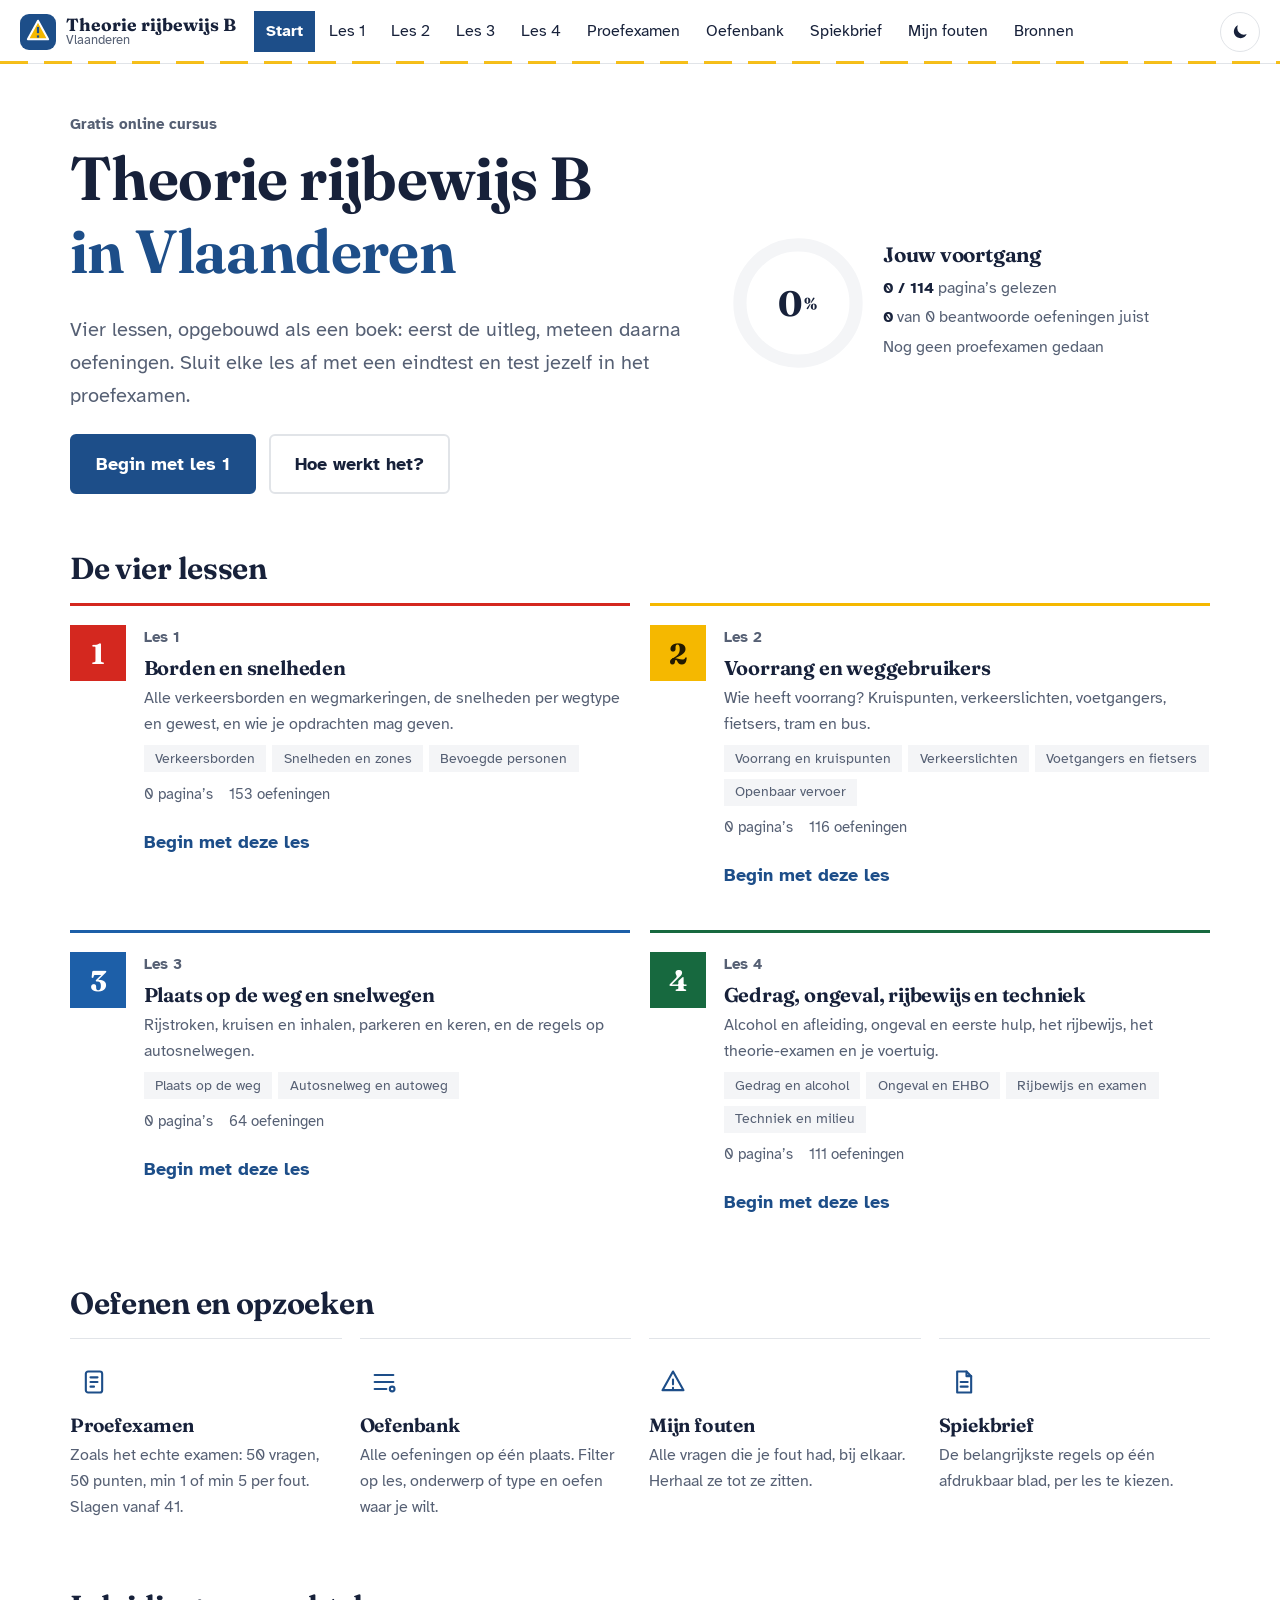
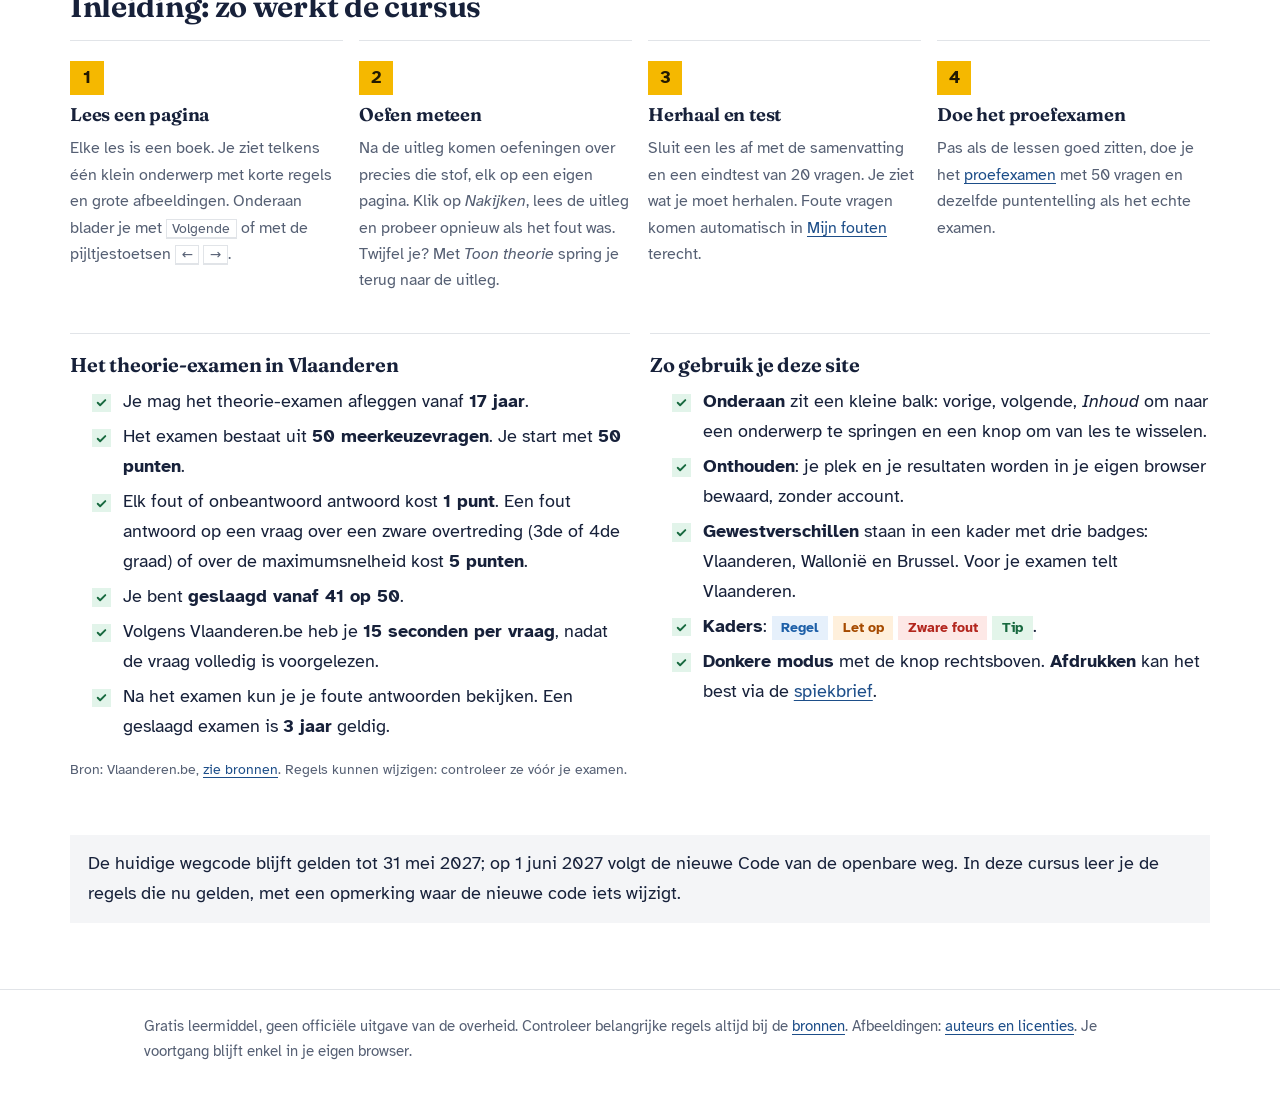
<file: index.html>
<!doctype html>
<html lang="nl">
<head>
<meta charset="utf-8">
<meta name="viewport" content="width=device-width, initial-scale=1">
<title>Theorie rijbewijs B – Vlaanderen</title>
<meta http-equiv="refresh" content="0; url=site/index.html">
<link rel="canonical" href="site/index.html">
<style>
  body { margin: 0; min-height: 100vh; display: grid; place-items: center; background: #fff; color: #1a2238; font: 18px/1.5 system-ui, sans-serif; text-align: center; }
  a { color: #1d4e89; font-weight: 600; }
</style>
<script>location.replace('site/index.html' + location.hash);</script>
</head>
<body>
  <p>Je wordt doorgestuurd naar de cursus…<br><a href="site/index.html">Klik hier als dat niet automatisch gebeurt</a></p>
</body>
</html>
</file>
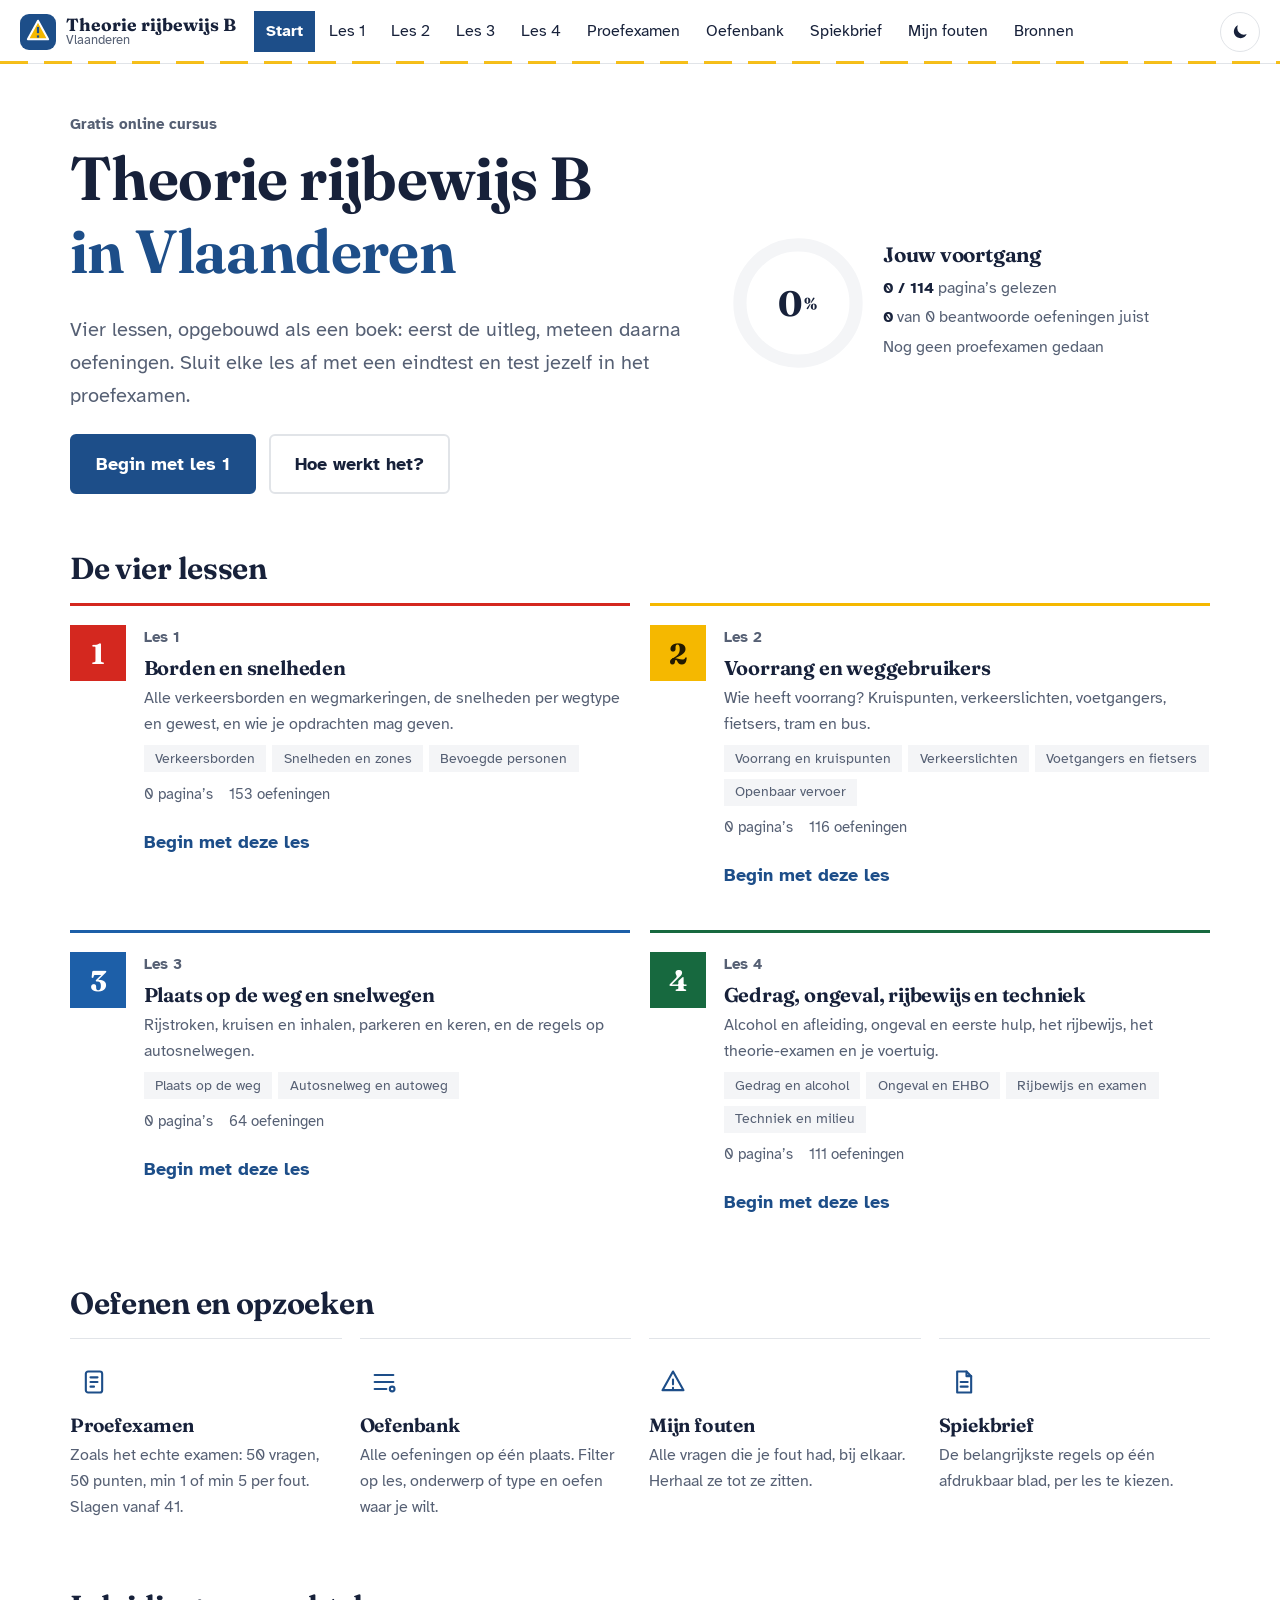
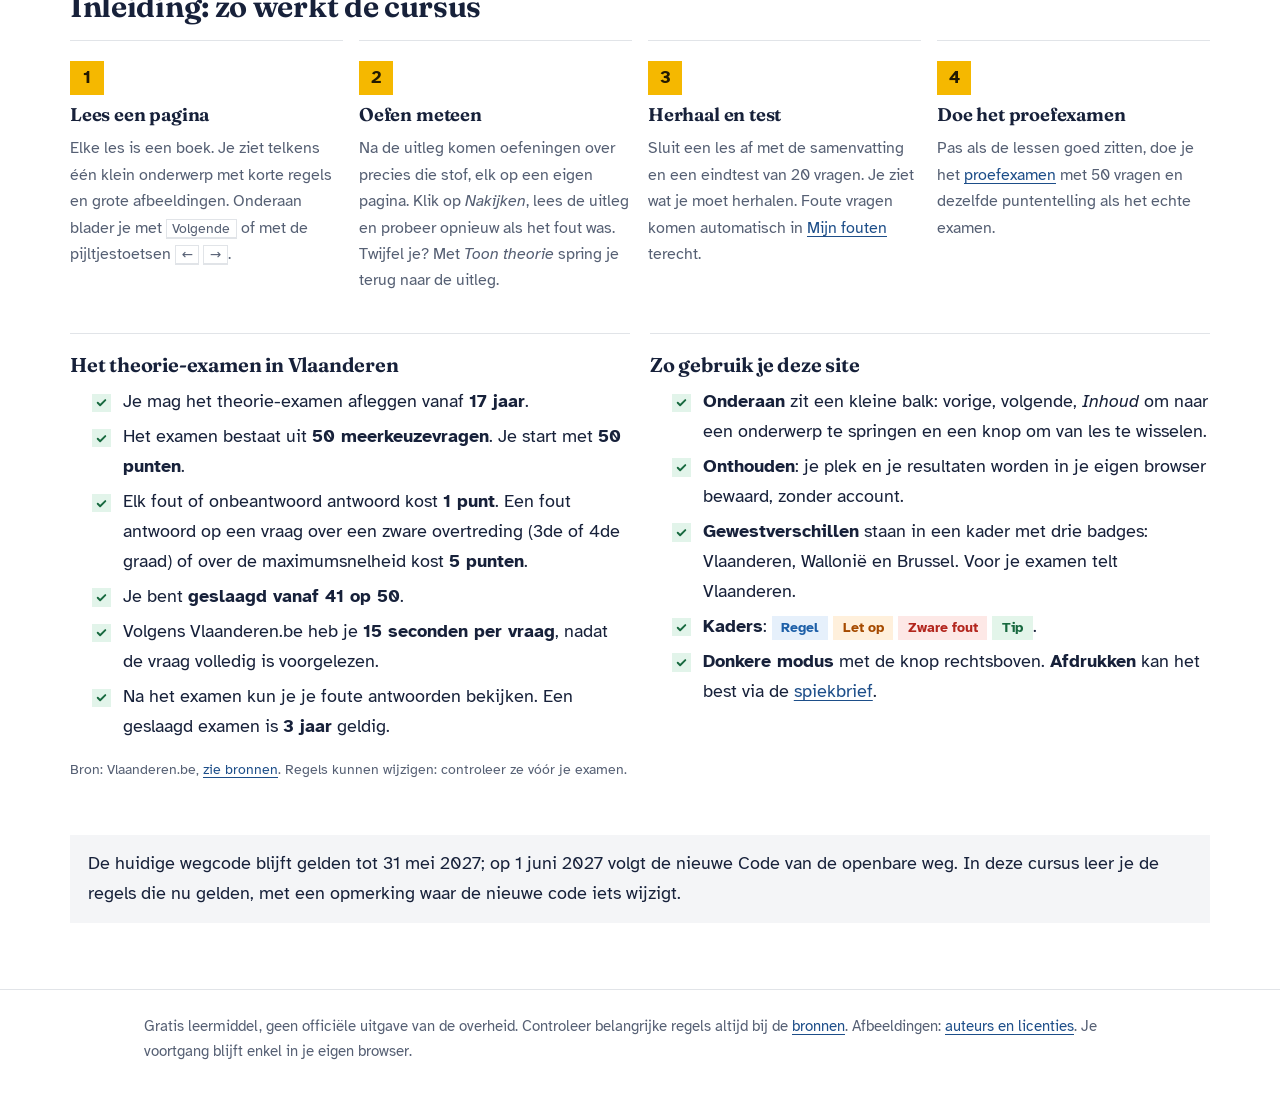
<file: site/index.html>
<!doctype html>
<html lang="nl-BE">
<head>
<meta charset="utf-8">
<meta name="viewport" content="width=device-width, initial-scale=1">
<title>Start · Theorie rijbewijs B Vlaanderen</title>
<meta name="description" content="Gratis online cursus voor het theorie-examen rijbewijs B in Vlaanderen: uitleg, oefeningen en proefexamen.">
<meta name="color-scheme" content="light dark">
<link rel="icon" href="data:image/svg+xml,%3Csvg xmlns='http://www.w3.org/2000/svg' viewBox='0 0 32 32'%3E%3Crect width='32' height='32' rx='7' fill='%231d4e89'/%3E%3Cpath d='M16 5l9 17H7z' fill='%23f5b800' stroke='%23fff' stroke-width='2' stroke-linejoin='round'/%3E%3Crect x='15' y='11' width='2' height='6' fill='%231d4e89'/%3E%3Crect x='15' y='19' width='2' height='2' fill='%231d4e89'/%3E%3C/svg%3E">
<link rel="preconnect" href="https://fonts.googleapis.com">
<link rel="preconnect" href="https://fonts.gstatic.com" crossorigin>
<link rel="stylesheet" href="https://fonts.googleapis.com/css2?family=Atkinson+Hyperlegible:ital,wght@0,400;0,700;1,400&family=Fraunces:opsz,wght@9..144,600;9..144,700&display=swap">
<script>(function(){try{var t=localStorage.getItem('rbc.theme');if(t==='dark'||t==='light')document.documentElement.setAttribute('data-theme',t);}catch(e){}})();</script>
<link rel="stylesheet" href="css/style.css">
</head>
<body data-page="home" class="">
<a class="skip" href="#main">Naar de inhoud</a>
<header class="topbar">
  <div class="topbar-in">
    <a class="brand" href="index.html" aria-label="Theorie rijbewijs B, startpagina">
      <svg class="brand-mark" viewBox="0 0 32 32" aria-hidden="true"><rect width="32" height="32" rx="8" fill="currentColor"/><path d="M16 6l9 16.5H7z" fill="#f5b800" stroke="#fff" stroke-width="1.8" stroke-linejoin="round"/><rect x="15" y="11.5" width="2" height="5.5" fill="#1d4e89"/><rect x="15" y="19" width="2" height="2" fill="#1d4e89"/></svg>
      <span class="brand-text">Theorie rijbewijs B<small>Vlaanderen</small></span>
    </a>
    <button class="menu-btn" id="menu-btn" aria-expanded="false" aria-controls="site-nav"><svg viewBox="0 0 24 24" width="22" height="22" aria-hidden="true"><path d="M4 7h16M4 12h16M4 17h16" stroke="currentColor" stroke-width="2" stroke-linecap="round" fill="none"/></svg><span class="sr">Menu</span></button>
    <nav class="sitenav" id="site-nav" aria-label="Hoofdmenu"><ul><li><a href="index.html" aria-current="page">Start</a></li><li><a href="les1.html">Les 1</a></li><li><a href="les2.html">Les 2</a></li><li><a href="les3.html">Les 3</a></li><li><a href="les4.html">Les 4</a></li><li><a href="examen.html">Proefexamen</a></li><li><a href="oefenbank.html">Oefenbank</a></li><li><a href="spiekbrief.html">Spiekbrief</a></li><li><a href="mijnfouten.html">Mijn fouten</a></li><li><a href="bronnen.html">Bronnen</a></li></ul></nav>
    <button class="theme-btn" id="theme-btn" type="button" aria-label="Wissel tussen lichte en donkere modus" title="Licht / donker"><svg class="ic-moon" viewBox="0 0 24 24" width="20" height="20" aria-hidden="true"><path d="M20 14.5A8 8 0 019.5 4 8 8 0 1020 14.5z" fill="currentColor"/></svg><svg class="ic-sun" viewBox="0 0 24 24" width="20" height="20" aria-hidden="true"><circle cx="12" cy="12" r="4.2" fill="currentColor"/><path d="M12 2v3M12 19v3M2 12h3M19 12h3M4.9 4.9l2.1 2.1M17 17l2.1 2.1M4.9 19.1L7 17M17 7l2.1-2.1" stroke="currentColor" stroke-width="2" stroke-linecap="round"/></svg></button>
  </div>
</header>
<main id="main" class="wrap home">
  <section class="hero">
    <div class="hero-text">
      <p class="eyebrow">Gratis online cursus</p>
      <h1>Theorie rijbewijs B <span>in Vlaanderen</span></h1>
      <p class="lead">Vier lessen, opgebouwd als een boek: eerst de uitleg, meteen daarna oefeningen. Sluit elke les af met een eindtest en test jezelf in het proefexamen.</p>
      <div class="hero-actions" id="hero-actions"><a class="btn btn-primary btn-lg" href="les1.html">Begin met les 1</a><a class="btn btn-lg" href="#inleiding">Hoe werkt het?</a></div>
    </div>
    <div class="hero-progress card" id="home-progress" aria-live="polite"></div>
  </section>

  <section aria-labelledby="h-lessen">
    <h2 id="h-lessen" class="section-title">De vier lessen</h2>
    <div class="lesson-grid" id="lesson-grid"></div>
  </section>

  <section aria-labelledby="h-tools">
    <h2 id="h-tools" class="section-title">Oefenen en opzoeken</h2>
    <div class="tool-grid">
      <a class="tool card" href="examen.html"><span class="tool-ic" aria-hidden="true"><svg viewBox="0 0 24 24" width="28" height="28" fill="none" stroke="currentColor" stroke-width="1.8" stroke-linecap="round" stroke-linejoin="round"><rect x="5" y="3" width="14" height="18" rx="2"/><path d="M9 8h6M9 12h6M9 16h3"/></svg></span><h3>Proefexamen</h3><p>Zoals het echte examen: 50 vragen, 50 punten, min 1 of min 5 per fout. Slagen vanaf 41.</p></a>
      <a class="tool card" href="oefenbank.html"><span class="tool-ic" aria-hidden="true"><svg viewBox="0 0 24 24" width="28" height="28" fill="none" stroke="currentColor" stroke-width="1.8" stroke-linecap="round" stroke-linejoin="round"><path d="M4 6h16M4 12h16M4 18h10"/><circle cx="19" cy="18" r="2"/></svg></span><h3>Oefenbank</h3><p>Alle oefeningen op één plaats. Filter op les, onderwerp of type en oefen waar je wilt.</p></a>
      <a class="tool card" href="mijnfouten.html"><span class="tool-ic" aria-hidden="true"><svg viewBox="0 0 24 24" width="28" height="28" fill="none" stroke="currentColor" stroke-width="1.8" stroke-linecap="round" stroke-linejoin="round"><path d="M12 3l9 16H3z"/><path d="M12 10v4M12 17v.5"/></svg></span><h3>Mijn fouten <span class="count-badge" id="fouten-count" hidden></span></h3><p>Alle vragen die je fout had, bij elkaar. Herhaal ze tot ze zitten.</p></a>
      <a class="tool card" href="spiekbrief.html"><span class="tool-ic" aria-hidden="true"><svg viewBox="0 0 24 24" width="28" height="28" fill="none" stroke="currentColor" stroke-width="1.8" stroke-linecap="round" stroke-linejoin="round"><path d="M7 3h8l4 4v14H7z"/><path d="M15 3v4h4M10 12h6M10 16h6"/></svg></span><h3>Spiekbrief</h3><p>De belangrijkste regels op één afdrukbaar blad, per les te kiezen.</p></a>
    </div>
  </section>

  <section id="inleiding" class="intro-sec" aria-labelledby="h-intro">
    <h2 id="h-intro" class="section-title">Inleiding: zo werkt de cursus</h2>
    <div class="steps">
      <article class="step card"><span class="step-n">1</span><h3>Lees een pagina</h3><p>Elke les is een boek. Je ziet telkens één klein onderwerp met korte regels en grote afbeeldingen. Onderaan blader je met <kbd>Volgende</kbd> of met de pijltjestoetsen <kbd>←</kbd> <kbd>→</kbd>.</p></article>
      <article class="step card"><span class="step-n">2</span><h3>Oefen meteen</h3><p>Na de uitleg komen oefeningen over precies die stof, elk op een eigen pagina. Klik op <em>Nakijken</em>, lees de uitleg en probeer opnieuw als het fout was. Twijfel je? Met <em>Toon theorie</em> spring je terug naar de uitleg.</p></article>
      <article class="step card"><span class="step-n">3</span><h3>Herhaal en test</h3><p>Sluit een les af met de samenvatting en een eindtest van 20 vragen. Je ziet wat je moet herhalen. Foute vragen komen automatisch in <a href="mijnfouten.html">Mijn fouten</a> terecht.</p></article>
      <article class="step card"><span class="step-n">4</span><h3>Doe het proefexamen</h3><p>Pas als de lessen goed zitten, doe je het <a href="examen.html">proefexamen</a> met 50 vragen en dezelfde puntentelling als het echte examen.</p></article>
    </div>

    <div class="two-col">
      <article class="card prose">
        <h3>Het theorie-examen in Vlaanderen</h3>
        <ul class="ticks">
          <li>Je mag het theorie-examen afleggen vanaf <strong>17 jaar</strong>.</li>
          <li>Het examen bestaat uit <strong>50 meerkeuzevragen</strong>. Je start met <strong>50 punten</strong>.</li>
          <li>Elk fout of onbeantwoord antwoord kost <strong>1 punt</strong>. Een fout antwoord op een vraag over een zware overtreding (3de of 4de graad) of over de maximumsnelheid kost <strong>5 punten</strong>.</li>
          <li>Je bent <strong>geslaagd vanaf 41 op 50</strong>.</li>
          <li>Volgens Vlaanderen.be heb je <strong>15 seconden per vraag</strong>, nadat de vraag volledig is voorgelezen.</li>
          <li>Na het examen kun je je foute antwoorden bekijken. Een geslaagd examen is <strong>3 jaar</strong> geldig.</li>
        </ul>
        <p class="small muted">Bron: Vlaanderen.be, <a href="bronnen.html">zie bronnen</a>. Regels kunnen wijzigen: controleer ze vóór je examen.</p>
      </article>
      <article class="card prose">
        <h3>Zo gebruik je deze site</h3>
        <ul class="ticks">
          <li><strong>Onderaan</strong> zit een kleine balk: vorige, volgende, <em>Inhoud</em> om naar een onderwerp te springen en een knop om van les te wisselen.</li>
          <li><strong>Onthouden</strong>: je plek en je resultaten worden in je eigen browser bewaard, zonder account.</li>
          <li><strong>Gewestverschillen</strong> staan in een kader met drie badges: Vlaanderen, Wallonië en Brussel. Voor je examen telt Vlaanderen.</li>
          <li><strong>Kaders</strong>: <span class="chip chip-regel">Regel</span> <span class="chip chip-letop">Let op</span> <span class="chip chip-zwarefout">Zware fout</span> <span class="chip chip-tip">Tip</span>.</li>
          <li><strong>Donkere modus</strong> met de knop rechtsboven. <strong>Afdrukken</strong> kan het best via de <a href="spiekbrief.html">spiekbrief</a>.</li>
        </ul>
      </article>
    </div>
    <p class="notice" id="wegcode-note">De huidige wegcode blijft gelden tot 31 mei 2027; op 1 juni 2027 volgt de nieuwe Code van de openbare weg. In deze cursus leer je de regels die nu gelden, met een opmerking waar de nieuwe code iets wijzigt.</p>
  </section>
</main>
<footer class="footer">
  <p>Gratis leermiddel, geen officiële uitgave van de overheid. Controleer belangrijke regels altijd bij de <a href="bronnen.html">bronnen</a>. Afbeeldingen: <a href="bronnen.html#afbeeldingen">auteurs en licenties</a>. Je voortgang blijft enkel in je eigen browser.</p>
</footer>
<noscript><p class="noscript">Voor deze cursus is JavaScript nodig (voor de oefeningen en het bladeren door de pagina's).</p></noscript>
<script defer src="data/cursus.js"></script>
<script defer src="js/common.js"></script>
<script defer src="js/exercises.js"></script>
<script defer src="js/quiz.js"></script>
<script defer src="js/pages.js"></script>
</body>
</html>
</file>
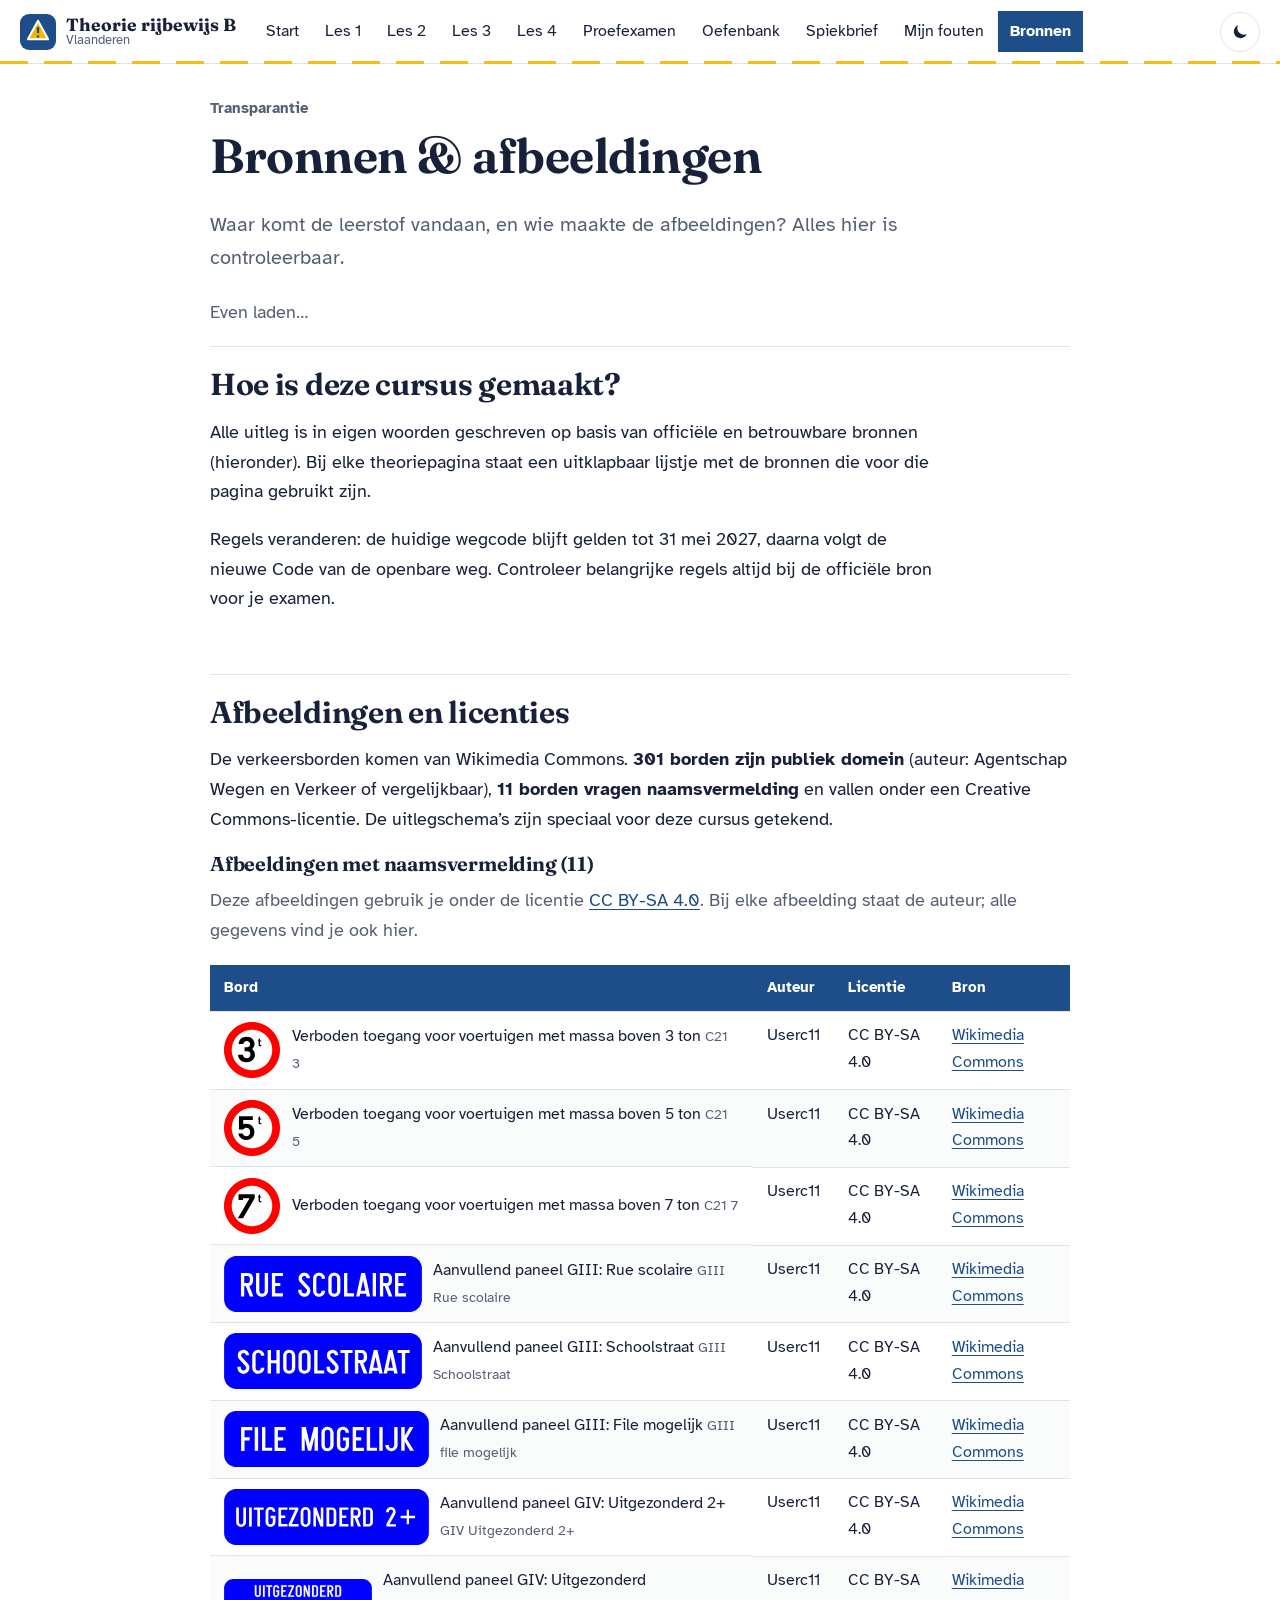
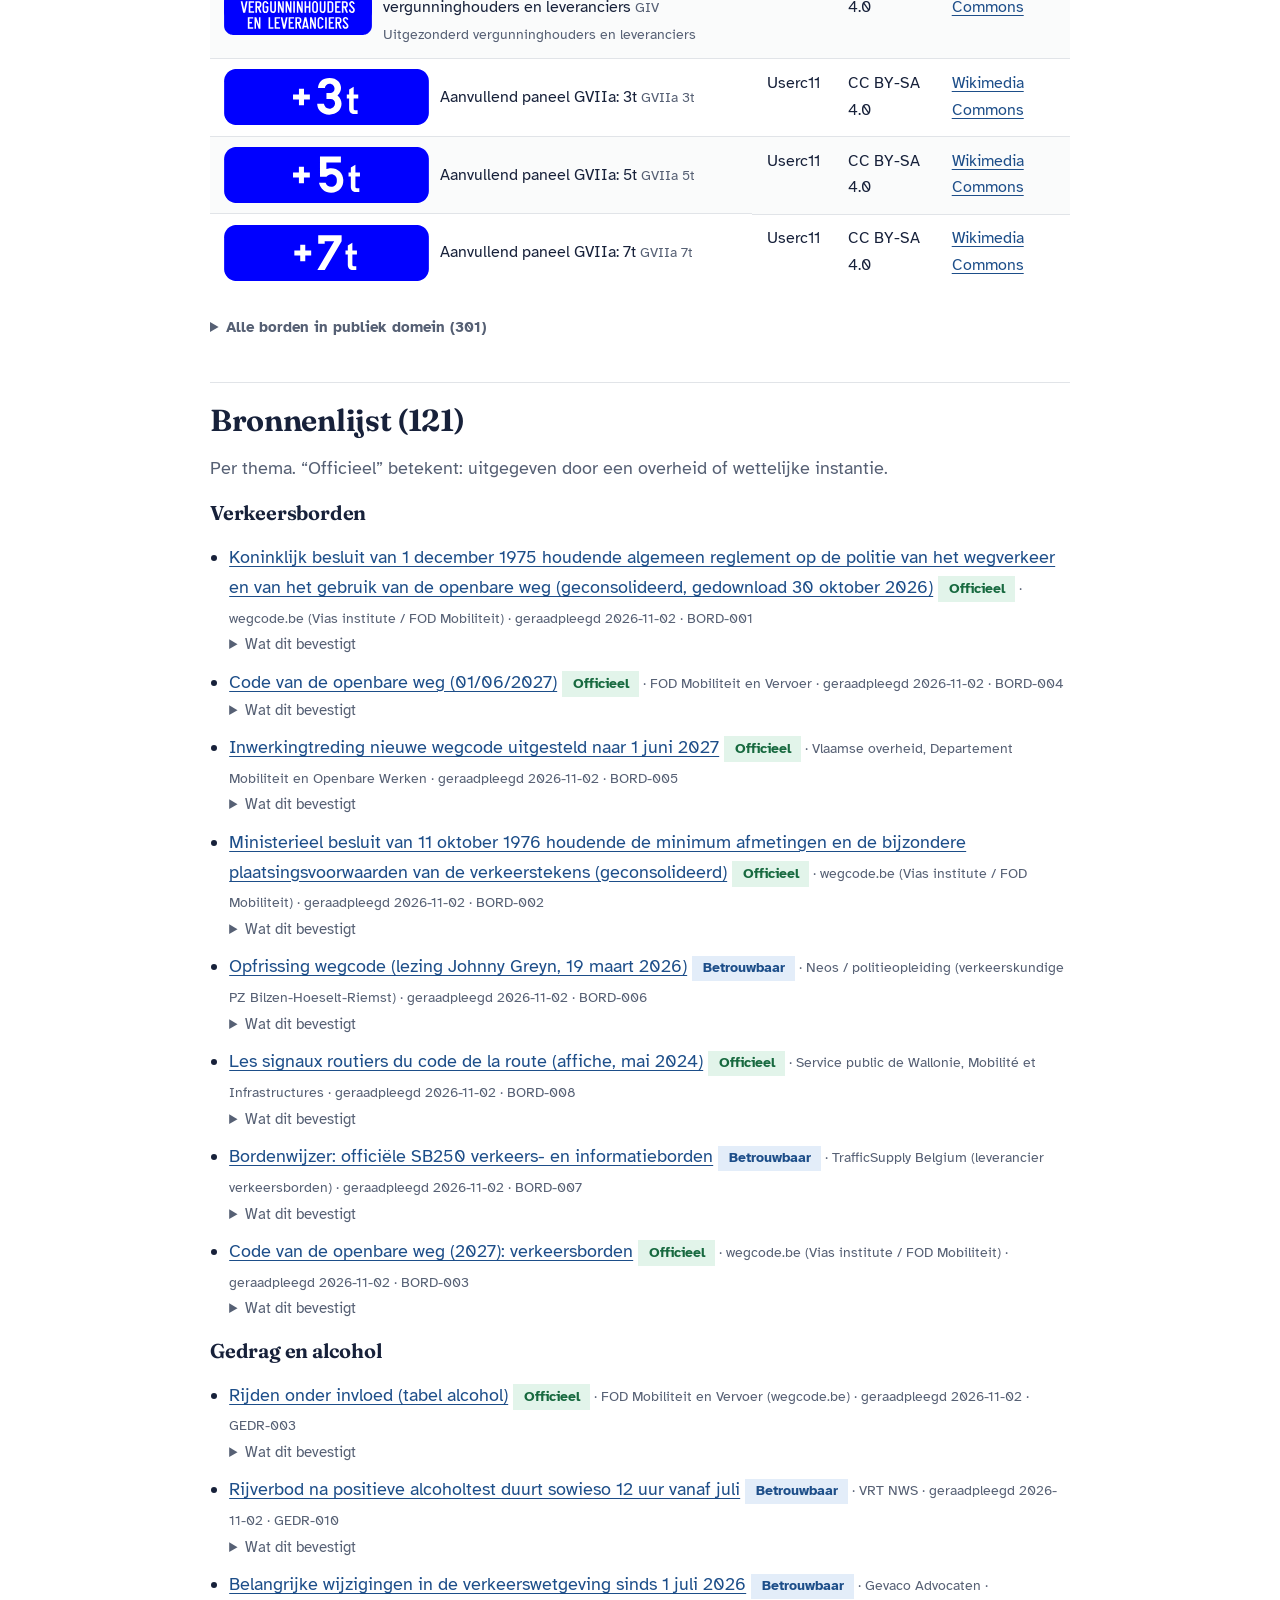
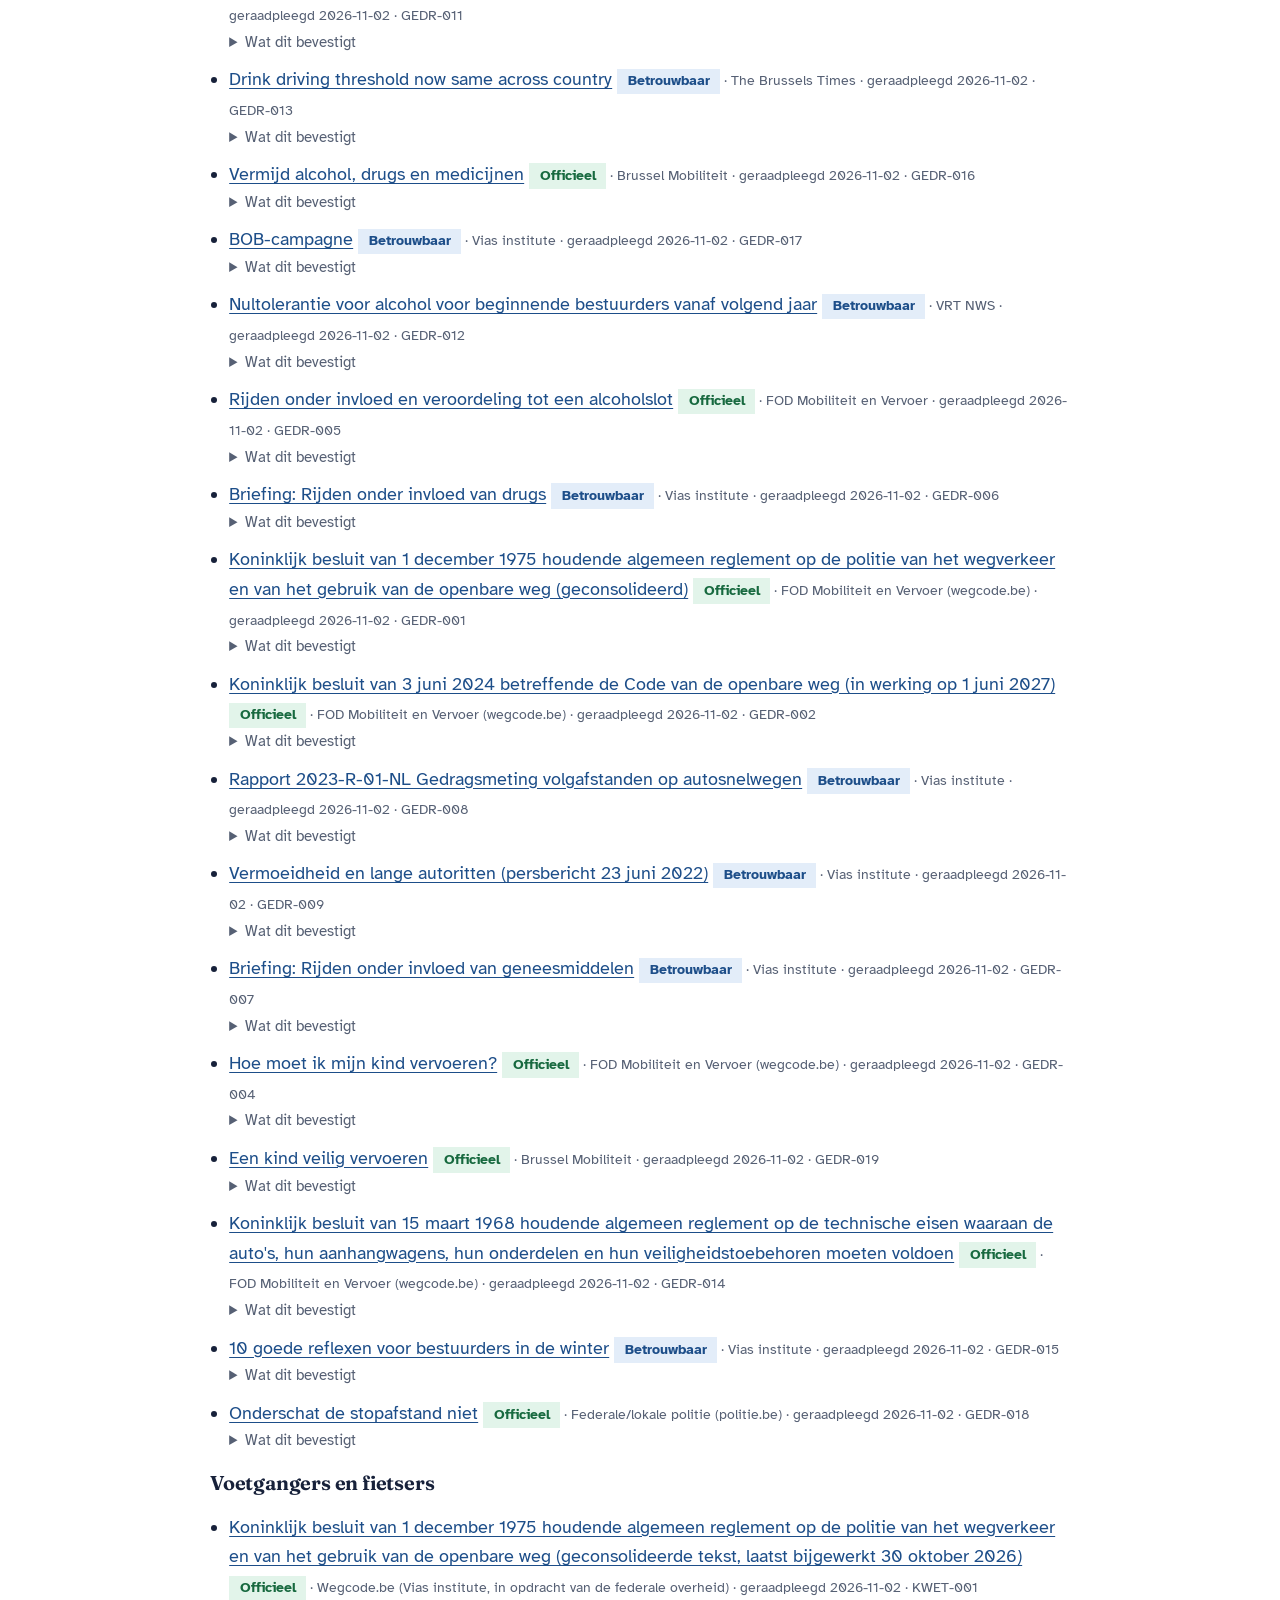
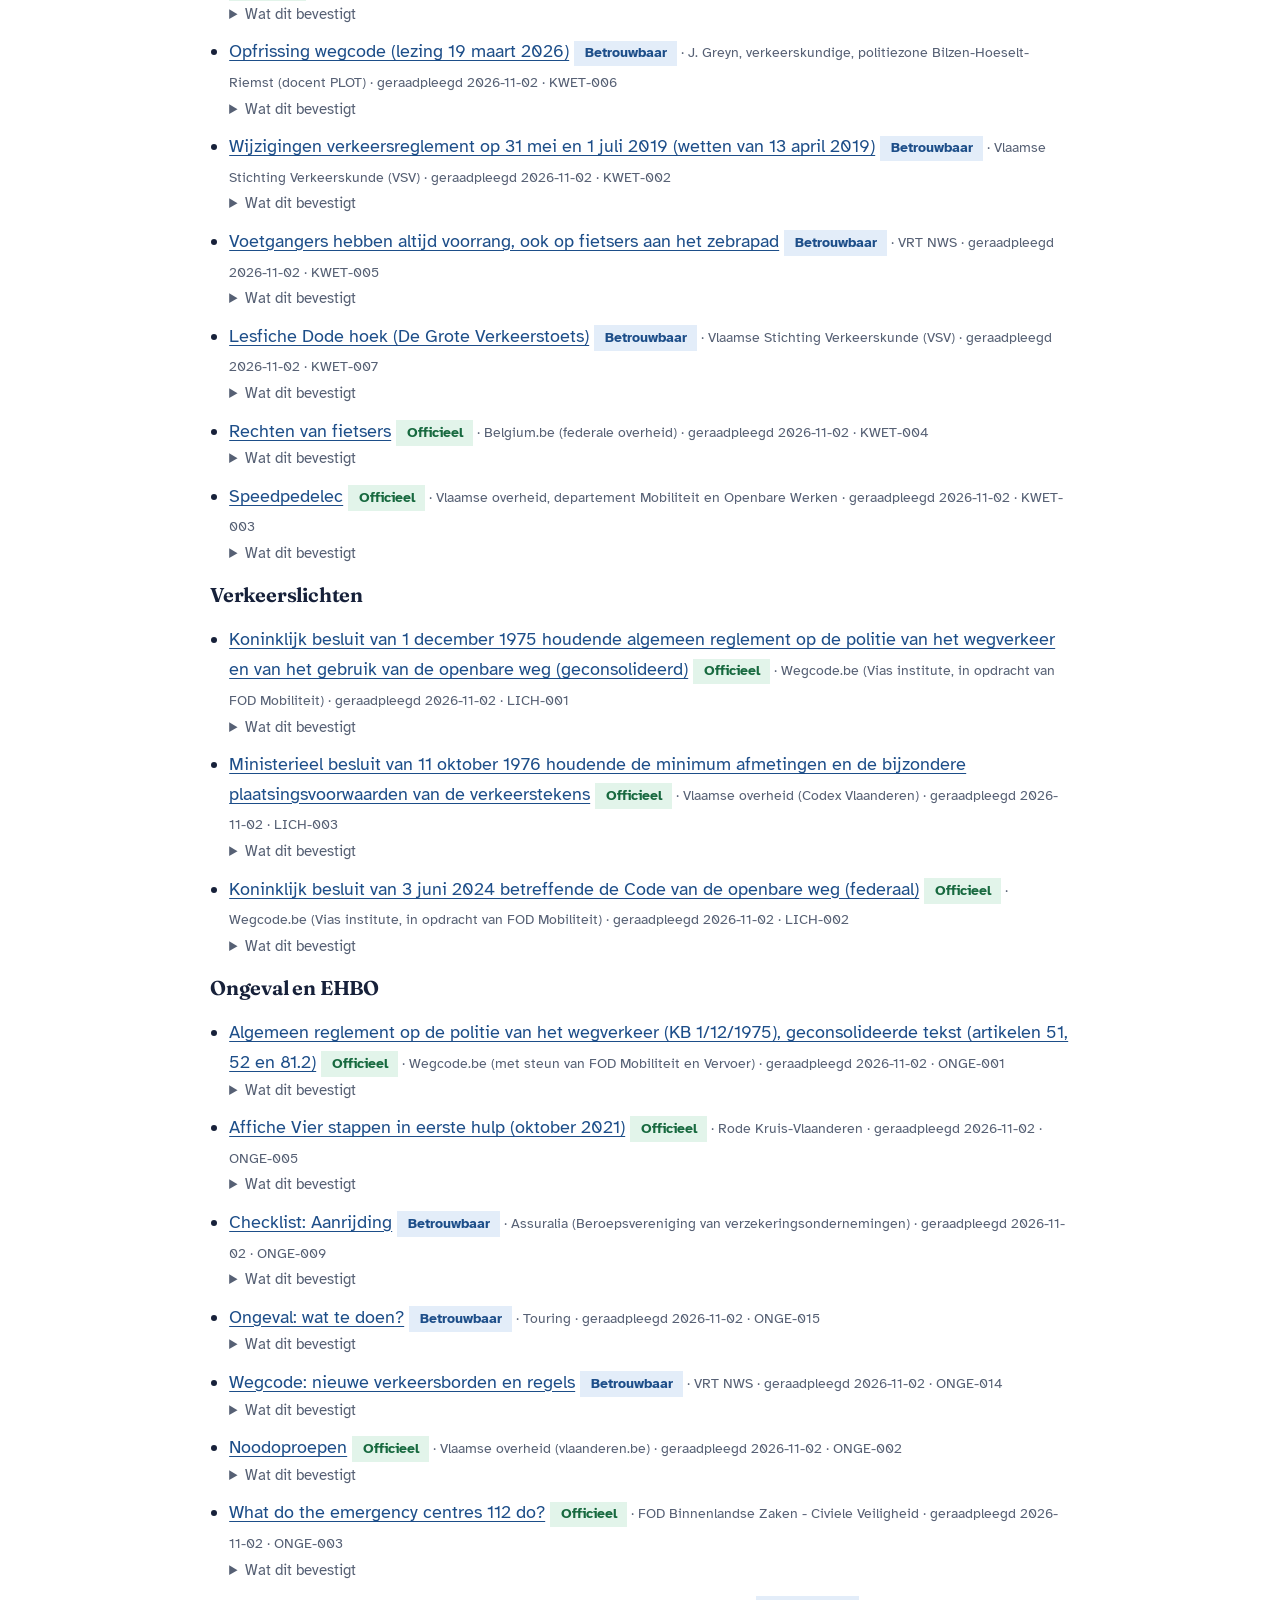
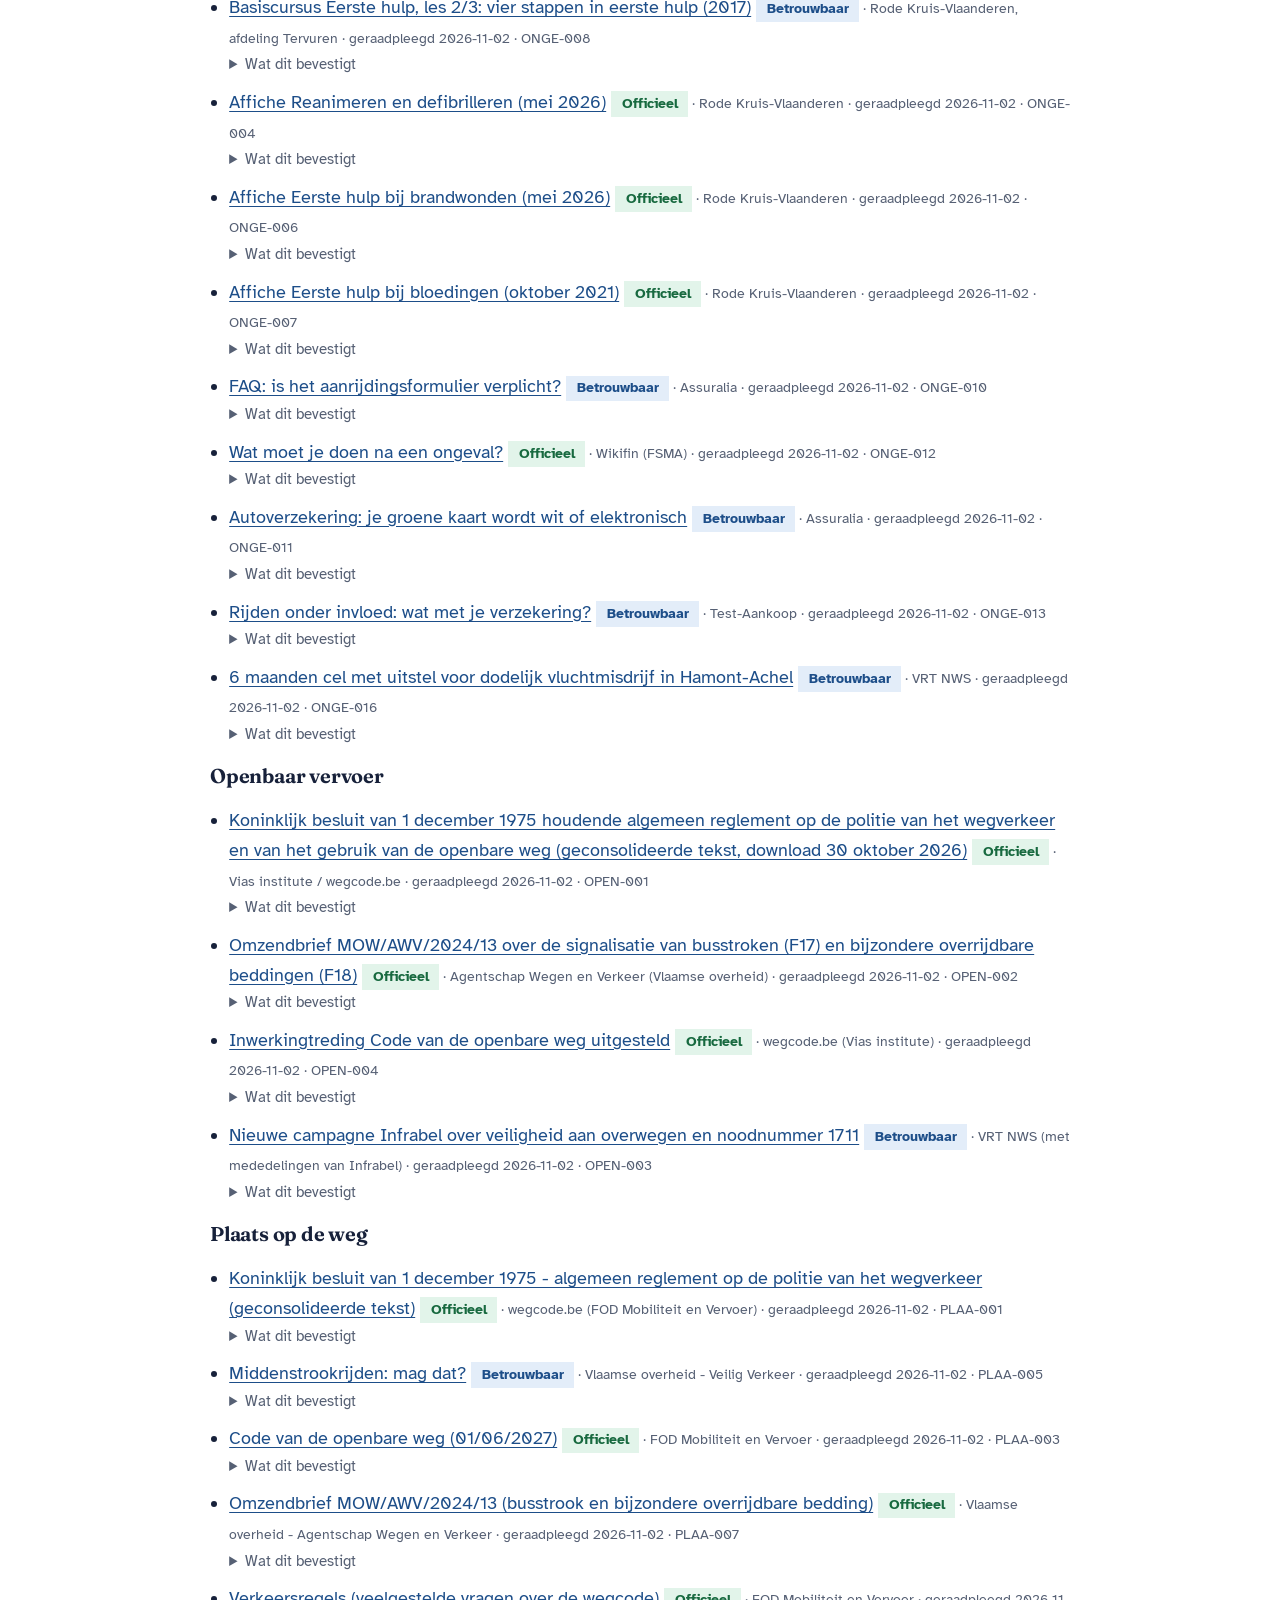
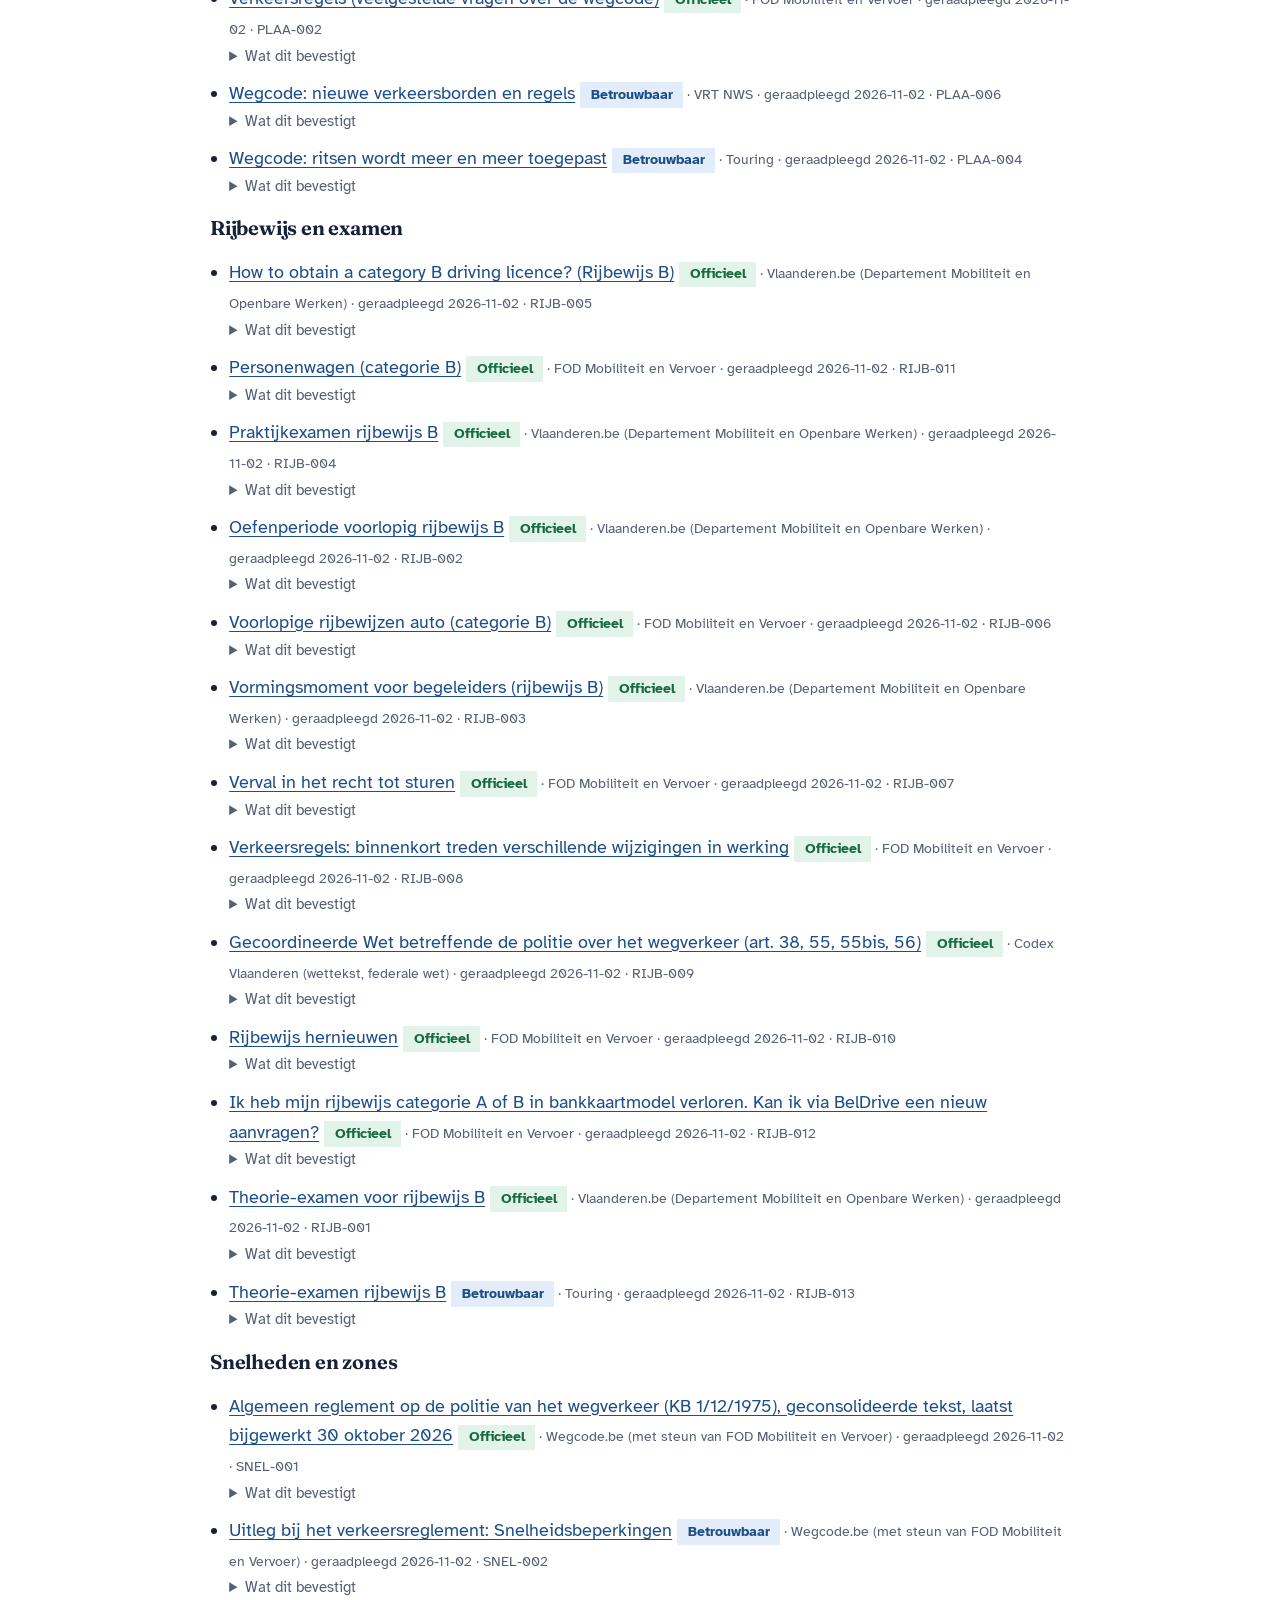
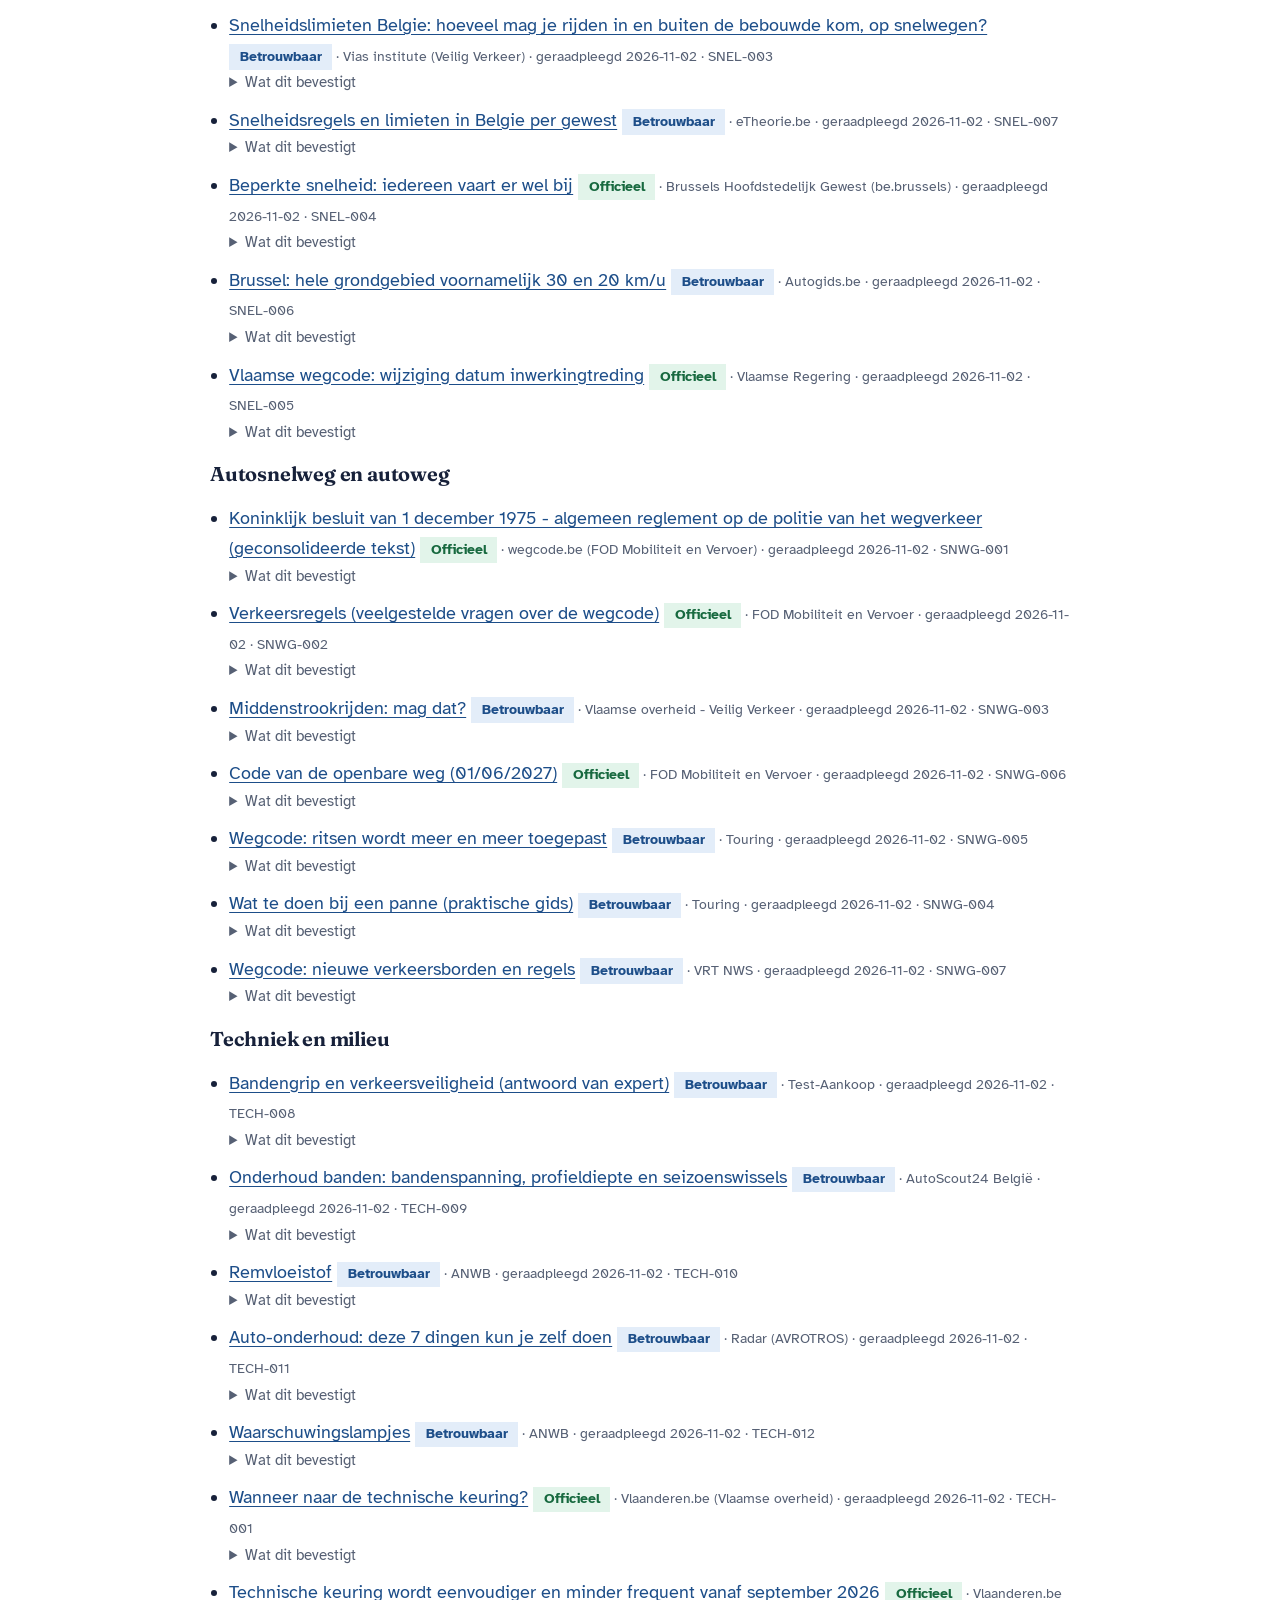
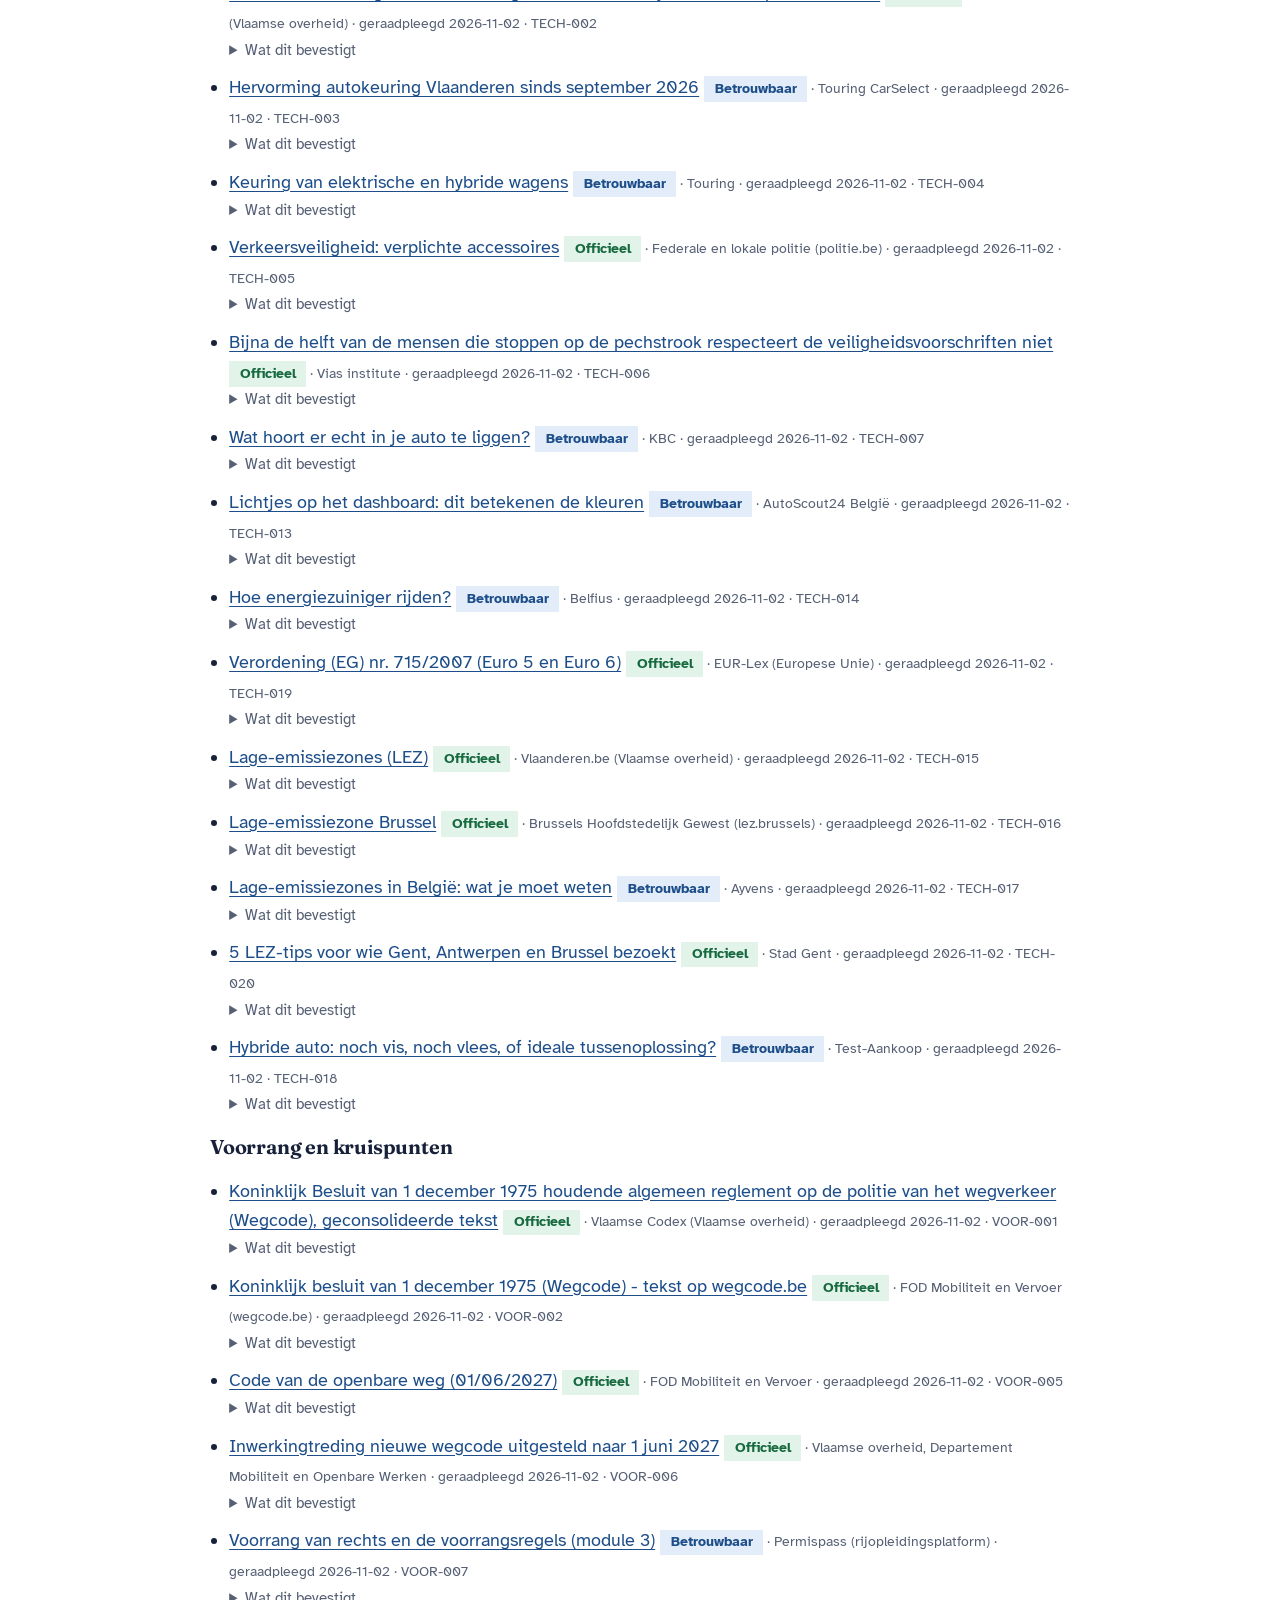
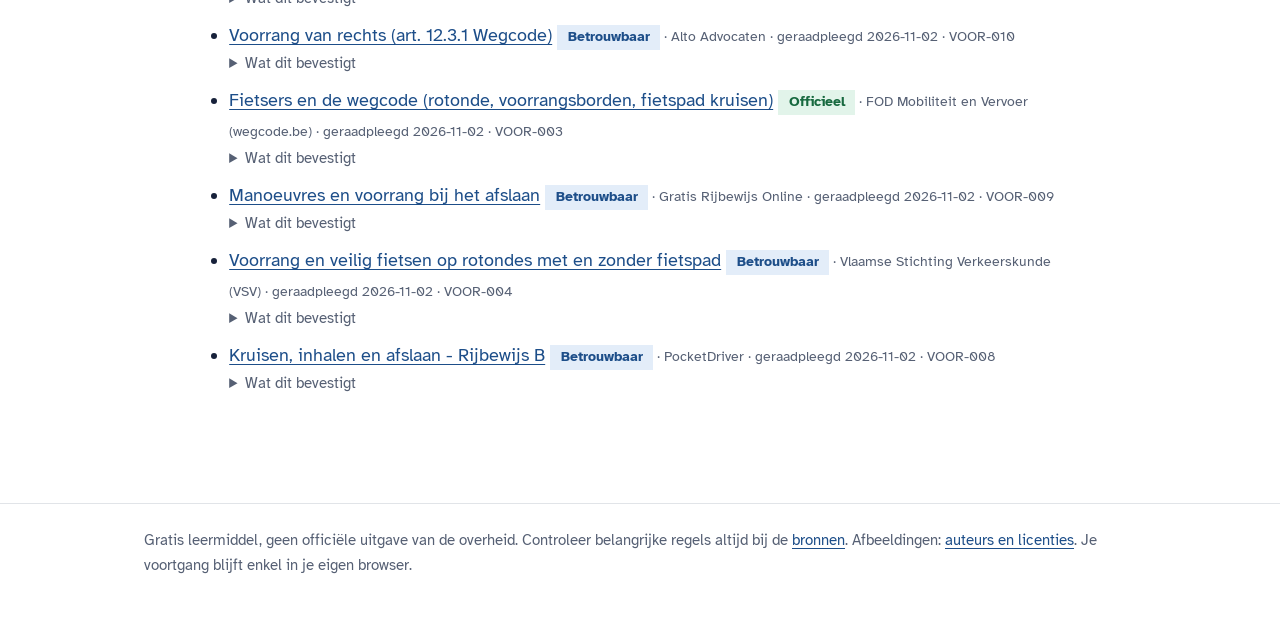
<file: site/bronnen.html>
<!doctype html>
<html lang="nl-BE">
<head>
<meta charset="utf-8">
<meta name="viewport" content="width=device-width, initial-scale=1">
<title>Bronnen en afbeeldingen · Theorie rijbewijs B Vlaanderen</title>
<meta name="description" content="Gratis online cursus voor het theorie-examen rijbewijs B in Vlaanderen: uitleg, oefeningen en proefexamen.">
<meta name="color-scheme" content="light dark">
<link rel="icon" href="data:image/svg+xml,%3Csvg xmlns='http://www.w3.org/2000/svg' viewBox='0 0 32 32'%3E%3Crect width='32' height='32' rx='7' fill='%231d4e89'/%3E%3Cpath d='M16 5l9 17H7z' fill='%23f5b800' stroke='%23fff' stroke-width='2' stroke-linejoin='round'/%3E%3Crect x='15' y='11' width='2' height='6' fill='%231d4e89'/%3E%3Crect x='15' y='19' width='2' height='2' fill='%231d4e89'/%3E%3C/svg%3E">
<link rel="preconnect" href="https://fonts.googleapis.com">
<link rel="preconnect" href="https://fonts.gstatic.com" crossorigin>
<link rel="stylesheet" href="https://fonts.googleapis.com/css2?family=Atkinson+Hyperlegible:ital,wght@0,400;0,700;1,400&family=Fraunces:opsz,wght@9..144,600;9..144,700&display=swap">
<script>(function(){try{var t=localStorage.getItem('rbc.theme');if(t==='dark'||t==='light')document.documentElement.setAttribute('data-theme',t);}catch(e){}})();</script>
<link rel="stylesheet" href="css/style.css">
</head>
<body data-page="bronnen" class="">
<a class="skip" href="#main">Naar de inhoud</a>
<header class="topbar">
  <div class="topbar-in">
    <a class="brand" href="index.html" aria-label="Theorie rijbewijs B, startpagina">
      <svg class="brand-mark" viewBox="0 0 32 32" aria-hidden="true"><rect width="32" height="32" rx="8" fill="currentColor"/><path d="M16 6l9 16.5H7z" fill="#f5b800" stroke="#fff" stroke-width="1.8" stroke-linejoin="round"/><rect x="15" y="11.5" width="2" height="5.5" fill="#1d4e89"/><rect x="15" y="19" width="2" height="2" fill="#1d4e89"/></svg>
      <span class="brand-text">Theorie rijbewijs B<small>Vlaanderen</small></span>
    </a>
    <button class="menu-btn" id="menu-btn" aria-expanded="false" aria-controls="site-nav"><svg viewBox="0 0 24 24" width="22" height="22" aria-hidden="true"><path d="M4 7h16M4 12h16M4 17h16" stroke="currentColor" stroke-width="2" stroke-linecap="round" fill="none"/></svg><span class="sr">Menu</span></button>
    <nav class="sitenav" id="site-nav" aria-label="Hoofdmenu"><ul><li><a href="index.html">Start</a></li><li><a href="les1.html">Les 1</a></li><li><a href="les2.html">Les 2</a></li><li><a href="les3.html">Les 3</a></li><li><a href="les4.html">Les 4</a></li><li><a href="examen.html">Proefexamen</a></li><li><a href="oefenbank.html">Oefenbank</a></li><li><a href="spiekbrief.html">Spiekbrief</a></li><li><a href="mijnfouten.html">Mijn fouten</a></li><li><a href="bronnen.html" aria-current="page">Bronnen</a></li></ul></nav>
    <button class="theme-btn" id="theme-btn" type="button" aria-label="Wissel tussen lichte en donkere modus" title="Licht / donker"><svg class="ic-moon" viewBox="0 0 24 24" width="20" height="20" aria-hidden="true"><path d="M20 14.5A8 8 0 019.5 4 8 8 0 1020 14.5z" fill="currentColor"/></svg><svg class="ic-sun" viewBox="0 0 24 24" width="20" height="20" aria-hidden="true"><circle cx="12" cy="12" r="4.2" fill="currentColor"/><path d="M12 2v3M12 19v3M2 12h3M19 12h3M4.9 4.9l2.1 2.1M17 17l2.1 2.1M4.9 19.1L7 17M17 7l2.1-2.1" stroke="currentColor" stroke-width="2" stroke-linecap="round"/></svg></button>
  </div>
</header>
<main id="main" class="wrap narrow"><header class="page-head"><p class="eyebrow">Transparantie</p><h1>Bronnen &amp; afbeeldingen</h1><p class="lead">Waar komt de leerstof vandaan, en wie maakte de afbeeldingen? Alles hier is controleerbaar.</p></header><div id="bronnen-root"><p class="loading">Even laden…</p></div></main>
<footer class="footer">
  <p>Gratis leermiddel, geen officiële uitgave van de overheid. Controleer belangrijke regels altijd bij de <a href="bronnen.html">bronnen</a>. Afbeeldingen: <a href="bronnen.html#afbeeldingen">auteurs en licenties</a>. Je voortgang blijft enkel in je eigen browser.</p>
</footer>
<noscript><p class="noscript">Voor deze cursus is JavaScript nodig (voor de oefeningen en het bladeren door de pagina's).</p></noscript>
<script defer src="data/cursus.js"></script>
<script defer src="js/common.js"></script>
<script defer src="js/pages.js"></script>
</body>
</html>
</file>
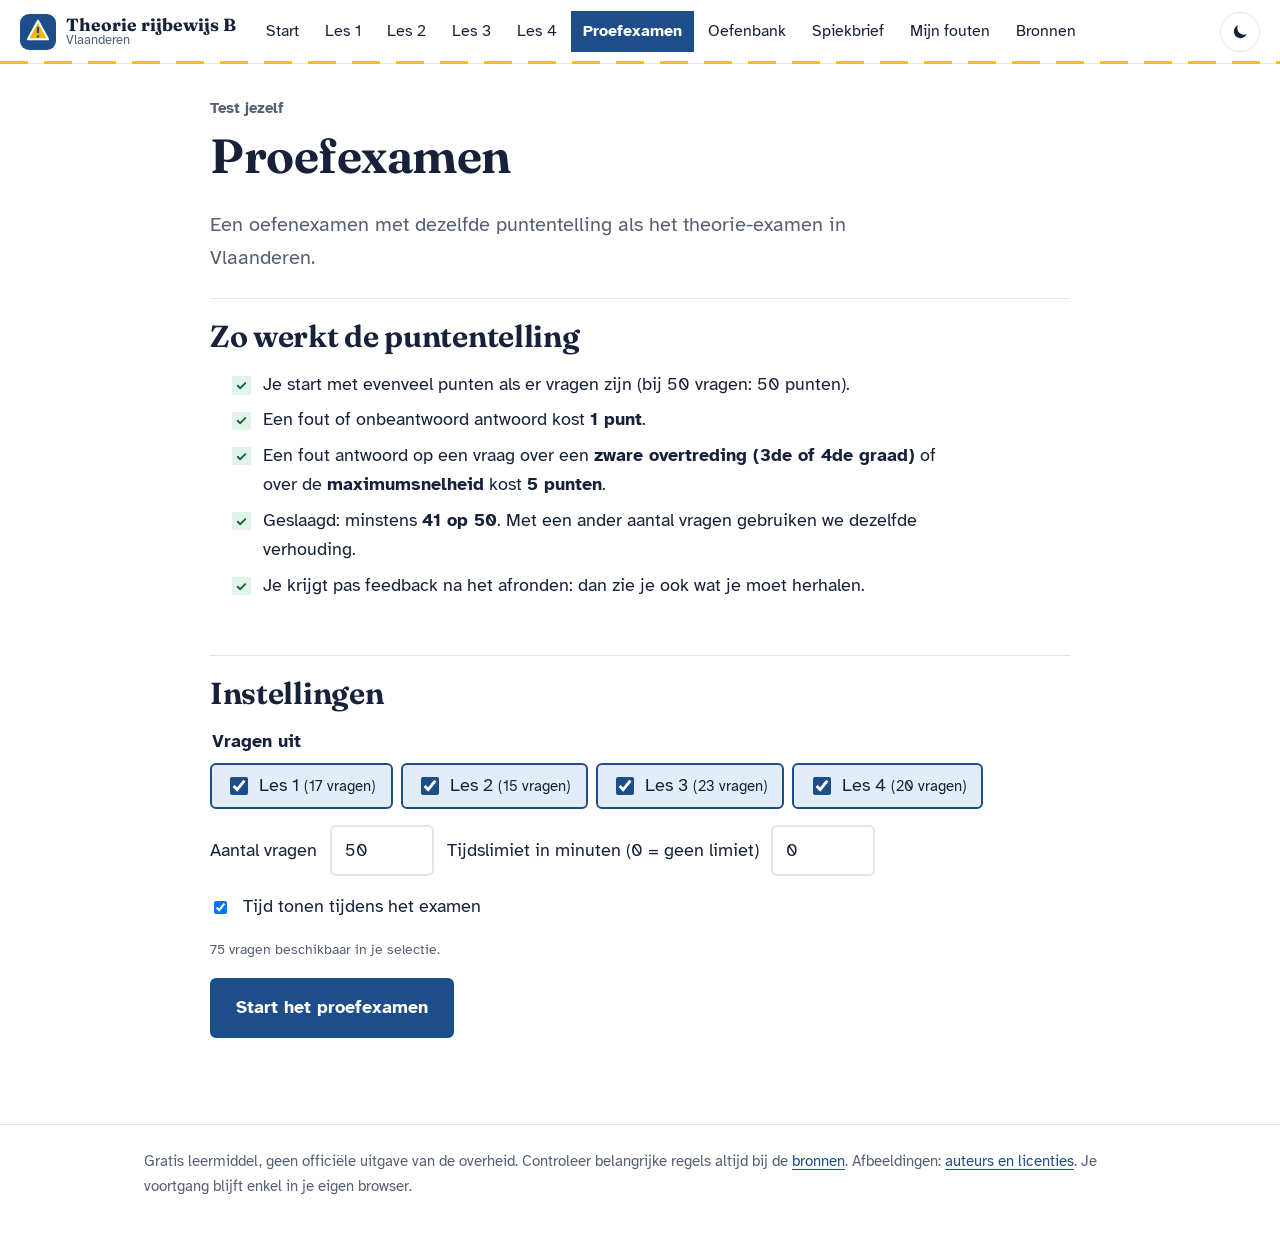
<file: site/examen.html>
<!doctype html>
<html lang="nl-BE">
<head>
<meta charset="utf-8">
<meta name="viewport" content="width=device-width, initial-scale=1">
<title>Proefexamen · Theorie rijbewijs B Vlaanderen</title>
<meta name="description" content="Gratis online cursus voor het theorie-examen rijbewijs B in Vlaanderen: uitleg, oefeningen en proefexamen.">
<meta name="color-scheme" content="light dark">
<link rel="icon" href="data:image/svg+xml,%3Csvg xmlns='http://www.w3.org/2000/svg' viewBox='0 0 32 32'%3E%3Crect width='32' height='32' rx='7' fill='%231d4e89'/%3E%3Cpath d='M16 5l9 17H7z' fill='%23f5b800' stroke='%23fff' stroke-width='2' stroke-linejoin='round'/%3E%3Crect x='15' y='11' width='2' height='6' fill='%231d4e89'/%3E%3Crect x='15' y='19' width='2' height='2' fill='%231d4e89'/%3E%3C/svg%3E">
<link rel="preconnect" href="https://fonts.googleapis.com">
<link rel="preconnect" href="https://fonts.gstatic.com" crossorigin>
<link rel="stylesheet" href="https://fonts.googleapis.com/css2?family=Atkinson+Hyperlegible:ital,wght@0,400;0,700;1,400&family=Fraunces:opsz,wght@9..144,600;9..144,700&display=swap">
<script>(function(){try{var t=localStorage.getItem('rbc.theme');if(t==='dark'||t==='light')document.documentElement.setAttribute('data-theme',t);}catch(e){}})();</script>
<link rel="stylesheet" href="css/style.css">
</head>
<body data-page="exam" class="">
<a class="skip" href="#main">Naar de inhoud</a>
<header class="topbar">
  <div class="topbar-in">
    <a class="brand" href="index.html" aria-label="Theorie rijbewijs B, startpagina">
      <svg class="brand-mark" viewBox="0 0 32 32" aria-hidden="true"><rect width="32" height="32" rx="8" fill="currentColor"/><path d="M16 6l9 16.5H7z" fill="#f5b800" stroke="#fff" stroke-width="1.8" stroke-linejoin="round"/><rect x="15" y="11.5" width="2" height="5.5" fill="#1d4e89"/><rect x="15" y="19" width="2" height="2" fill="#1d4e89"/></svg>
      <span class="brand-text">Theorie rijbewijs B<small>Vlaanderen</small></span>
    </a>
    <button class="menu-btn" id="menu-btn" aria-expanded="false" aria-controls="site-nav"><svg viewBox="0 0 24 24" width="22" height="22" aria-hidden="true"><path d="M4 7h16M4 12h16M4 17h16" stroke="currentColor" stroke-width="2" stroke-linecap="round" fill="none"/></svg><span class="sr">Menu</span></button>
    <nav class="sitenav" id="site-nav" aria-label="Hoofdmenu"><ul><li><a href="index.html">Start</a></li><li><a href="les1.html">Les 1</a></li><li><a href="les2.html">Les 2</a></li><li><a href="les3.html">Les 3</a></li><li><a href="les4.html">Les 4</a></li><li><a href="examen.html" aria-current="page">Proefexamen</a></li><li><a href="oefenbank.html">Oefenbank</a></li><li><a href="spiekbrief.html">Spiekbrief</a></li><li><a href="mijnfouten.html">Mijn fouten</a></li><li><a href="bronnen.html">Bronnen</a></li></ul></nav>
    <button class="theme-btn" id="theme-btn" type="button" aria-label="Wissel tussen lichte en donkere modus" title="Licht / donker"><svg class="ic-moon" viewBox="0 0 24 24" width="20" height="20" aria-hidden="true"><path d="M20 14.5A8 8 0 019.5 4 8 8 0 1020 14.5z" fill="currentColor"/></svg><svg class="ic-sun" viewBox="0 0 24 24" width="20" height="20" aria-hidden="true"><circle cx="12" cy="12" r="4.2" fill="currentColor"/><path d="M12 2v3M12 19v3M2 12h3M19 12h3M4.9 4.9l2.1 2.1M17 17l2.1 2.1M4.9 19.1L7 17M17 7l2.1-2.1" stroke="currentColor" stroke-width="2" stroke-linecap="round"/></svg></button>
  </div>
</header>
<main id="main" class="wrap narrow"><div id="exam-root"><p class="loading">Proefexamen wordt geladen…</p></div></main>
<footer class="footer">
  <p>Gratis leermiddel, geen officiële uitgave van de overheid. Controleer belangrijke regels altijd bij de <a href="bronnen.html">bronnen</a>. Afbeeldingen: <a href="bronnen.html#afbeeldingen">auteurs en licenties</a>. Je voortgang blijft enkel in je eigen browser.</p>
</footer>
<noscript><p class="noscript">Voor deze cursus is JavaScript nodig (voor de oefeningen en het bladeren door de pagina's).</p></noscript>
<script defer src="data/cursus.js"></script>
<script defer src="js/common.js"></script>
<script defer src="js/exercises.js"></script>
<script defer src="js/quiz.js"></script>
<script defer src="js/pages.js"></script>
</body>
</html>
</file>
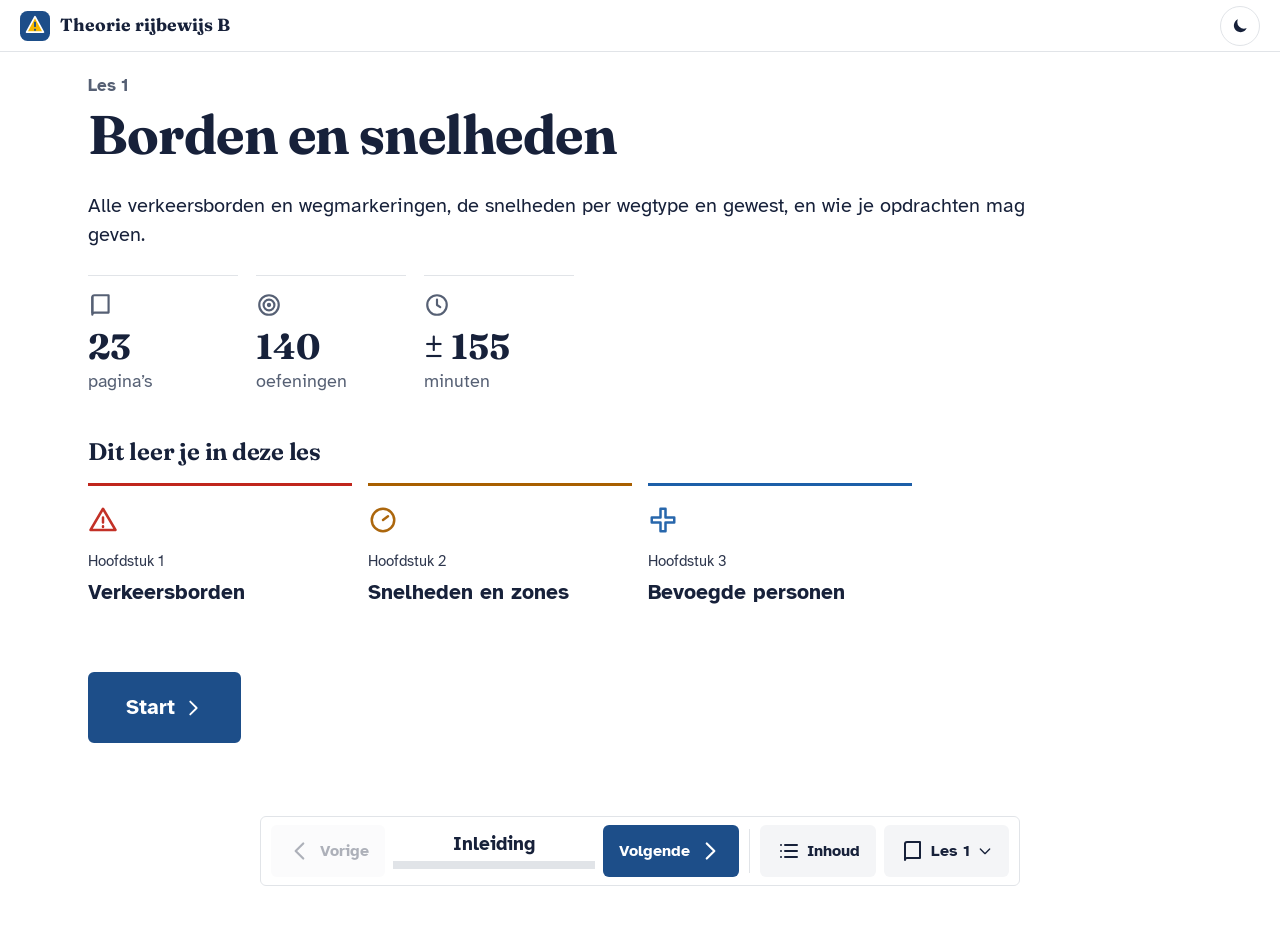
<file: site/les1.html>
<!doctype html>
<html lang="nl-BE">
<head>
<meta charset="utf-8">
<meta name="viewport" content="width=device-width, initial-scale=1">
<title>Les 1: Borden en snelheden · Theorie rijbewijs B Vlaanderen</title>
<meta name="description" content="Gratis online cursus voor het theorie-examen rijbewijs B in Vlaanderen: uitleg, oefeningen en proefexamen.">
<meta name="color-scheme" content="light dark">
<link rel="icon" href="data:image/svg+xml,%3Csvg xmlns='http://www.w3.org/2000/svg' viewBox='0 0 32 32'%3E%3Crect width='32' height='32' rx='7' fill='%231d4e89'/%3E%3Cpath d='M16 5l9 17H7z' fill='%23f5b800' stroke='%23fff' stroke-width='2' stroke-linejoin='round'/%3E%3Crect x='15' y='11' width='2' height='6' fill='%231d4e89'/%3E%3Crect x='15' y='19' width='2' height='2' fill='%231d4e89'/%3E%3C/svg%3E">
<link rel="preconnect" href="https://fonts.googleapis.com">
<link rel="preconnect" href="https://fonts.gstatic.com" crossorigin>
<link rel="stylesheet" href="https://fonts.googleapis.com/css2?family=Atkinson+Hyperlegible:ital,wght@0,400;0,700;1,400&family=Fraunces:opsz,wght@9..144,600;9..144,700&display=swap">
<script>(function(){try{var t=localStorage.getItem('rbc.theme');if(t==='dark'||t==='light')document.documentElement.setAttribute('data-theme',t);}catch(e){}})();</script>
<link rel="stylesheet" href="css/style.css">
</head>
<body data-page="les" data-les="1" class="">
<a class="skip" href="#main">Naar de inhoud</a>
<header class="topbar">
  <div class="topbar-in">
    <a class="brand" href="index.html" aria-label="Theorie rijbewijs B, startpagina">
      <svg class="brand-mark" viewBox="0 0 32 32" aria-hidden="true"><rect width="32" height="32" rx="8" fill="currentColor"/><path d="M16 6l9 16.5H7z" fill="#f5b800" stroke="#fff" stroke-width="1.8" stroke-linejoin="round"/><rect x="15" y="11.5" width="2" height="5.5" fill="#1d4e89"/><rect x="15" y="19" width="2" height="2" fill="#1d4e89"/></svg>
      <span class="brand-text">Theorie rijbewijs B<small>Vlaanderen</small></span>
    </a>
    <button class="menu-btn" id="menu-btn" aria-expanded="false" aria-controls="site-nav"><svg viewBox="0 0 24 24" width="22" height="22" aria-hidden="true"><path d="M4 7h16M4 12h16M4 17h16" stroke="currentColor" stroke-width="2" stroke-linecap="round" fill="none"/></svg><span class="sr">Menu</span></button>
    <nav class="sitenav" id="site-nav" aria-label="Hoofdmenu"><ul><li><a href="index.html">Start</a></li><li><a href="les1.html" aria-current="page">Les 1</a></li><li><a href="les2.html">Les 2</a></li><li><a href="les3.html">Les 3</a></li><li><a href="les4.html">Les 4</a></li><li><a href="examen.html">Proefexamen</a></li><li><a href="oefenbank.html">Oefenbank</a></li><li><a href="spiekbrief.html">Spiekbrief</a></li><li><a href="mijnfouten.html">Mijn fouten</a></li><li><a href="bronnen.html">Bronnen</a></li></ul></nav>
    <button class="theme-btn" id="theme-btn" type="button" aria-label="Wissel tussen lichte en donkere modus" title="Licht / donker"><svg class="ic-moon" viewBox="0 0 24 24" width="20" height="20" aria-hidden="true"><path d="M20 14.5A8 8 0 019.5 4 8 8 0 1020 14.5z" fill="currentColor"/></svg><svg class="ic-sun" viewBox="0 0 24 24" width="20" height="20" aria-hidden="true"><circle cx="12" cy="12" r="4.2" fill="currentColor"/><path d="M12 2v3M12 19v3M2 12h3M19 12h3M4.9 4.9l2.1 2.1M17 17l2.1 2.1M4.9 19.1L7 17M17 7l2.1-2.1" stroke="currentColor" stroke-width="2" stroke-linecap="round"/></svg></button>
  </div>
</header>
<main id="main" class="reader" tabindex="-1">
  <div class="slide-wrap" id="book-page"><p class="loading">Les 1 wordt geladen…</p></div>
</main>
<div class="float-bar" id="float-bar" role="navigation" aria-label="Bladeren"></div>
<footer class="footer">
  <p>Gratis leermiddel, geen officiële uitgave van de overheid. Controleer belangrijke regels altijd bij de <a href="bronnen.html">bronnen</a>. Afbeeldingen: <a href="bronnen.html#afbeeldingen">auteurs en licenties</a>. Je voortgang blijft enkel in je eigen browser.</p>
</footer>
<noscript><p class="noscript">Voor deze cursus is JavaScript nodig (voor de oefeningen en het bladeren door de pagina's).</p></noscript>
<script defer src="data/cursus.js"></script>
<script defer src="js/common.js"></script>
<script defer src="js/exercises.js"></script>
<script defer src="js/quiz.js"></script>
<script defer src="js/lesson.js"></script>
</body>
</html>
</file>
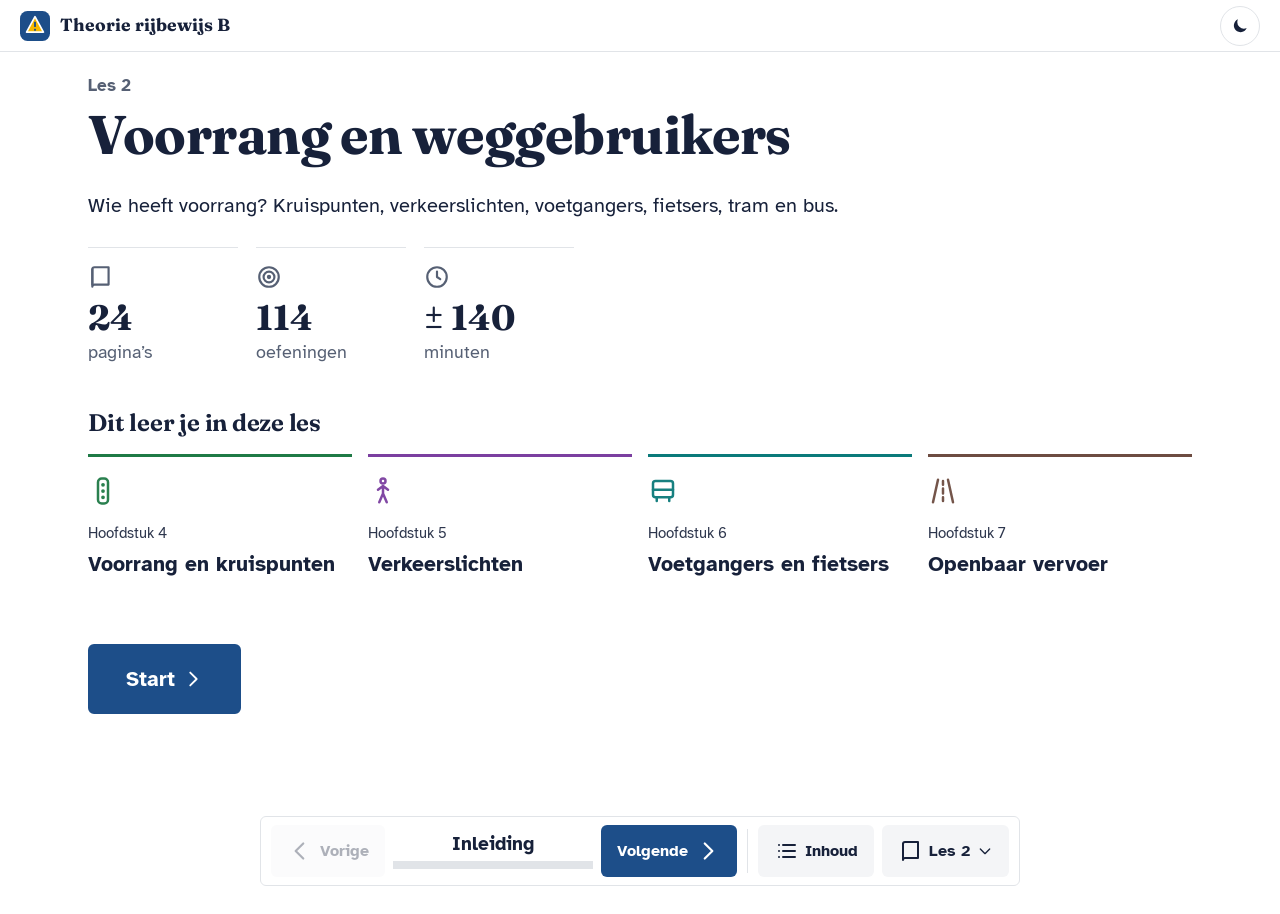
<file: site/les2.html>
<!doctype html>
<html lang="nl-BE">
<head>
<meta charset="utf-8">
<meta name="viewport" content="width=device-width, initial-scale=1">
<title>Les 2: Voorrang en weggebruikers · Theorie rijbewijs B Vlaanderen</title>
<meta name="description" content="Gratis online cursus voor het theorie-examen rijbewijs B in Vlaanderen: uitleg, oefeningen en proefexamen.">
<meta name="color-scheme" content="light dark">
<link rel="icon" href="data:image/svg+xml,%3Csvg xmlns='http://www.w3.org/2000/svg' viewBox='0 0 32 32'%3E%3Crect width='32' height='32' rx='7' fill='%231d4e89'/%3E%3Cpath d='M16 5l9 17H7z' fill='%23f5b800' stroke='%23fff' stroke-width='2' stroke-linejoin='round'/%3E%3Crect x='15' y='11' width='2' height='6' fill='%231d4e89'/%3E%3Crect x='15' y='19' width='2' height='2' fill='%231d4e89'/%3E%3C/svg%3E">
<link rel="preconnect" href="https://fonts.googleapis.com">
<link rel="preconnect" href="https://fonts.gstatic.com" crossorigin>
<link rel="stylesheet" href="https://fonts.googleapis.com/css2?family=Atkinson+Hyperlegible:ital,wght@0,400;0,700;1,400&family=Fraunces:opsz,wght@9..144,600;9..144,700&display=swap">
<script>(function(){try{var t=localStorage.getItem('rbc.theme');if(t==='dark'||t==='light')document.documentElement.setAttribute('data-theme',t);}catch(e){}})();</script>
<link rel="stylesheet" href="css/style.css">
</head>
<body data-page="les" data-les="2" class="">
<a class="skip" href="#main">Naar de inhoud</a>
<header class="topbar">
  <div class="topbar-in">
    <a class="brand" href="index.html" aria-label="Theorie rijbewijs B, startpagina">
      <svg class="brand-mark" viewBox="0 0 32 32" aria-hidden="true"><rect width="32" height="32" rx="8" fill="currentColor"/><path d="M16 6l9 16.5H7z" fill="#f5b800" stroke="#fff" stroke-width="1.8" stroke-linejoin="round"/><rect x="15" y="11.5" width="2" height="5.5" fill="#1d4e89"/><rect x="15" y="19" width="2" height="2" fill="#1d4e89"/></svg>
      <span class="brand-text">Theorie rijbewijs B<small>Vlaanderen</small></span>
    </a>
    <button class="menu-btn" id="menu-btn" aria-expanded="false" aria-controls="site-nav"><svg viewBox="0 0 24 24" width="22" height="22" aria-hidden="true"><path d="M4 7h16M4 12h16M4 17h16" stroke="currentColor" stroke-width="2" stroke-linecap="round" fill="none"/></svg><span class="sr">Menu</span></button>
    <nav class="sitenav" id="site-nav" aria-label="Hoofdmenu"><ul><li><a href="index.html">Start</a></li><li><a href="les1.html">Les 1</a></li><li><a href="les2.html" aria-current="page">Les 2</a></li><li><a href="les3.html">Les 3</a></li><li><a href="les4.html">Les 4</a></li><li><a href="examen.html">Proefexamen</a></li><li><a href="oefenbank.html">Oefenbank</a></li><li><a href="spiekbrief.html">Spiekbrief</a></li><li><a href="mijnfouten.html">Mijn fouten</a></li><li><a href="bronnen.html">Bronnen</a></li></ul></nav>
    <button class="theme-btn" id="theme-btn" type="button" aria-label="Wissel tussen lichte en donkere modus" title="Licht / donker"><svg class="ic-moon" viewBox="0 0 24 24" width="20" height="20" aria-hidden="true"><path d="M20 14.5A8 8 0 019.5 4 8 8 0 1020 14.5z" fill="currentColor"/></svg><svg class="ic-sun" viewBox="0 0 24 24" width="20" height="20" aria-hidden="true"><circle cx="12" cy="12" r="4.2" fill="currentColor"/><path d="M12 2v3M12 19v3M2 12h3M19 12h3M4.9 4.9l2.1 2.1M17 17l2.1 2.1M4.9 19.1L7 17M17 7l2.1-2.1" stroke="currentColor" stroke-width="2" stroke-linecap="round"/></svg></button>
  </div>
</header>
<main id="main" class="reader" tabindex="-1">
  <div class="slide-wrap" id="book-page"><p class="loading">Les 2 wordt geladen…</p></div>
</main>
<div class="float-bar" id="float-bar" role="navigation" aria-label="Bladeren"></div>
<footer class="footer">
  <p>Gratis leermiddel, geen officiële uitgave van de overheid. Controleer belangrijke regels altijd bij de <a href="bronnen.html">bronnen</a>. Afbeeldingen: <a href="bronnen.html#afbeeldingen">auteurs en licenties</a>. Je voortgang blijft enkel in je eigen browser.</p>
</footer>
<noscript><p class="noscript">Voor deze cursus is JavaScript nodig (voor de oefeningen en het bladeren door de pagina's).</p></noscript>
<script defer src="data/cursus.js"></script>
<script defer src="js/common.js"></script>
<script defer src="js/exercises.js"></script>
<script defer src="js/quiz.js"></script>
<script defer src="js/lesson.js"></script>
</body>
</html>
</file>
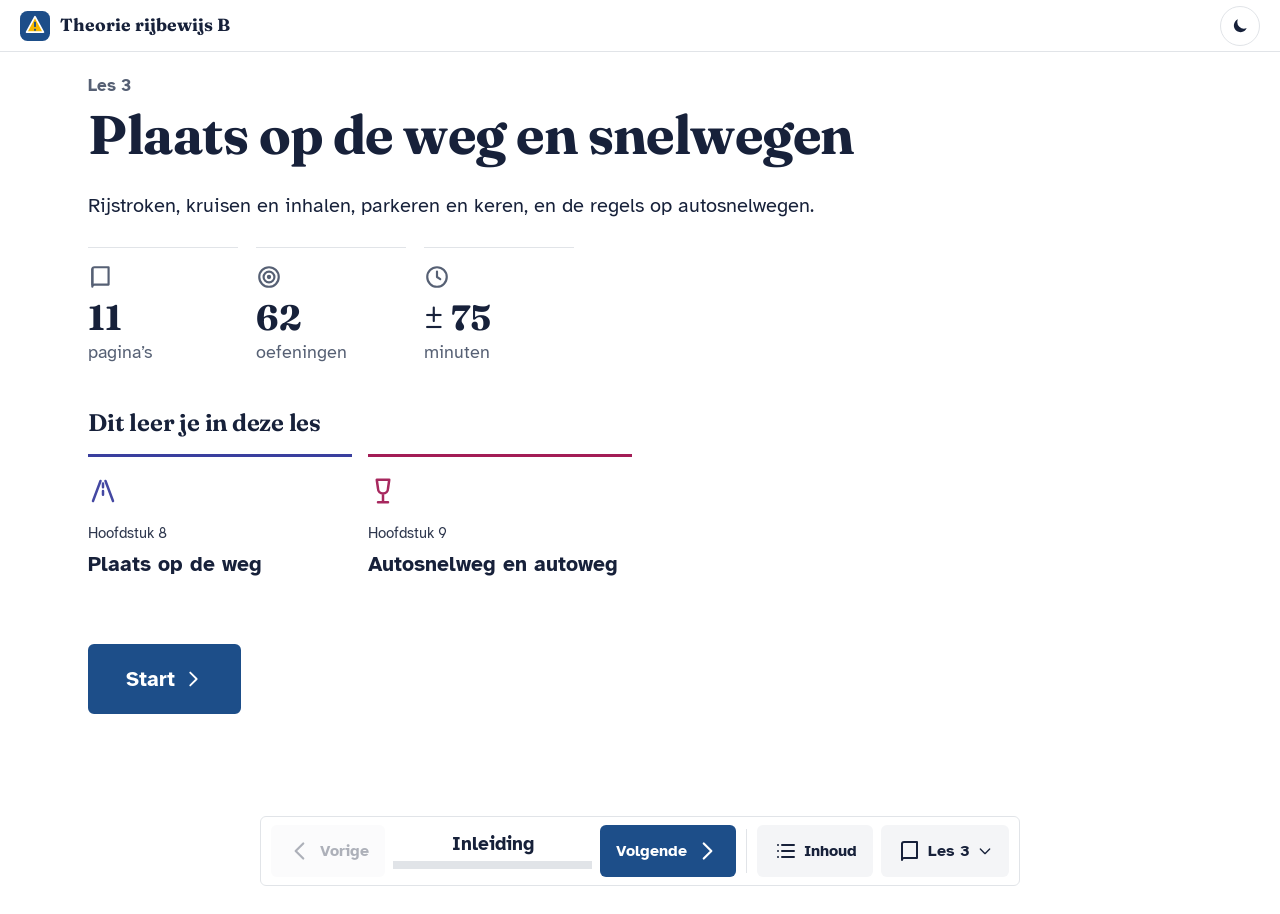
<file: site/les3.html>
<!doctype html>
<html lang="nl-BE">
<head>
<meta charset="utf-8">
<meta name="viewport" content="width=device-width, initial-scale=1">
<title>Les 3: Plaats op de weg en snelwegen · Theorie rijbewijs B Vlaanderen</title>
<meta name="description" content="Gratis online cursus voor het theorie-examen rijbewijs B in Vlaanderen: uitleg, oefeningen en proefexamen.">
<meta name="color-scheme" content="light dark">
<link rel="icon" href="data:image/svg+xml,%3Csvg xmlns='http://www.w3.org/2000/svg' viewBox='0 0 32 32'%3E%3Crect width='32' height='32' rx='7' fill='%231d4e89'/%3E%3Cpath d='M16 5l9 17H7z' fill='%23f5b800' stroke='%23fff' stroke-width='2' stroke-linejoin='round'/%3E%3Crect x='15' y='11' width='2' height='6' fill='%231d4e89'/%3E%3Crect x='15' y='19' width='2' height='2' fill='%231d4e89'/%3E%3C/svg%3E">
<link rel="preconnect" href="https://fonts.googleapis.com">
<link rel="preconnect" href="https://fonts.gstatic.com" crossorigin>
<link rel="stylesheet" href="https://fonts.googleapis.com/css2?family=Atkinson+Hyperlegible:ital,wght@0,400;0,700;1,400&family=Fraunces:opsz,wght@9..144,600;9..144,700&display=swap">
<script>(function(){try{var t=localStorage.getItem('rbc.theme');if(t==='dark'||t==='light')document.documentElement.setAttribute('data-theme',t);}catch(e){}})();</script>
<link rel="stylesheet" href="css/style.css">
</head>
<body data-page="les" data-les="3" class="">
<a class="skip" href="#main">Naar de inhoud</a>
<header class="topbar">
  <div class="topbar-in">
    <a class="brand" href="index.html" aria-label="Theorie rijbewijs B, startpagina">
      <svg class="brand-mark" viewBox="0 0 32 32" aria-hidden="true"><rect width="32" height="32" rx="8" fill="currentColor"/><path d="M16 6l9 16.5H7z" fill="#f5b800" stroke="#fff" stroke-width="1.8" stroke-linejoin="round"/><rect x="15" y="11.5" width="2" height="5.5" fill="#1d4e89"/><rect x="15" y="19" width="2" height="2" fill="#1d4e89"/></svg>
      <span class="brand-text">Theorie rijbewijs B<small>Vlaanderen</small></span>
    </a>
    <button class="menu-btn" id="menu-btn" aria-expanded="false" aria-controls="site-nav"><svg viewBox="0 0 24 24" width="22" height="22" aria-hidden="true"><path d="M4 7h16M4 12h16M4 17h16" stroke="currentColor" stroke-width="2" stroke-linecap="round" fill="none"/></svg><span class="sr">Menu</span></button>
    <nav class="sitenav" id="site-nav" aria-label="Hoofdmenu"><ul><li><a href="index.html">Start</a></li><li><a href="les1.html">Les 1</a></li><li><a href="les2.html">Les 2</a></li><li><a href="les3.html" aria-current="page">Les 3</a></li><li><a href="les4.html">Les 4</a></li><li><a href="examen.html">Proefexamen</a></li><li><a href="oefenbank.html">Oefenbank</a></li><li><a href="spiekbrief.html">Spiekbrief</a></li><li><a href="mijnfouten.html">Mijn fouten</a></li><li><a href="bronnen.html">Bronnen</a></li></ul></nav>
    <button class="theme-btn" id="theme-btn" type="button" aria-label="Wissel tussen lichte en donkere modus" title="Licht / donker"><svg class="ic-moon" viewBox="0 0 24 24" width="20" height="20" aria-hidden="true"><path d="M20 14.5A8 8 0 019.5 4 8 8 0 1020 14.5z" fill="currentColor"/></svg><svg class="ic-sun" viewBox="0 0 24 24" width="20" height="20" aria-hidden="true"><circle cx="12" cy="12" r="4.2" fill="currentColor"/><path d="M12 2v3M12 19v3M2 12h3M19 12h3M4.9 4.9l2.1 2.1M17 17l2.1 2.1M4.9 19.1L7 17M17 7l2.1-2.1" stroke="currentColor" stroke-width="2" stroke-linecap="round"/></svg></button>
  </div>
</header>
<main id="main" class="reader" tabindex="-1">
  <div class="slide-wrap" id="book-page"><p class="loading">Les 3 wordt geladen…</p></div>
</main>
<div class="float-bar" id="float-bar" role="navigation" aria-label="Bladeren"></div>
<footer class="footer">
  <p>Gratis leermiddel, geen officiële uitgave van de overheid. Controleer belangrijke regels altijd bij de <a href="bronnen.html">bronnen</a>. Afbeeldingen: <a href="bronnen.html#afbeeldingen">auteurs en licenties</a>. Je voortgang blijft enkel in je eigen browser.</p>
</footer>
<noscript><p class="noscript">Voor deze cursus is JavaScript nodig (voor de oefeningen en het bladeren door de pagina's).</p></noscript>
<script defer src="data/cursus.js"></script>
<script defer src="js/common.js"></script>
<script defer src="js/exercises.js"></script>
<script defer src="js/quiz.js"></script>
<script defer src="js/lesson.js"></script>
</body>
</html>
</file>
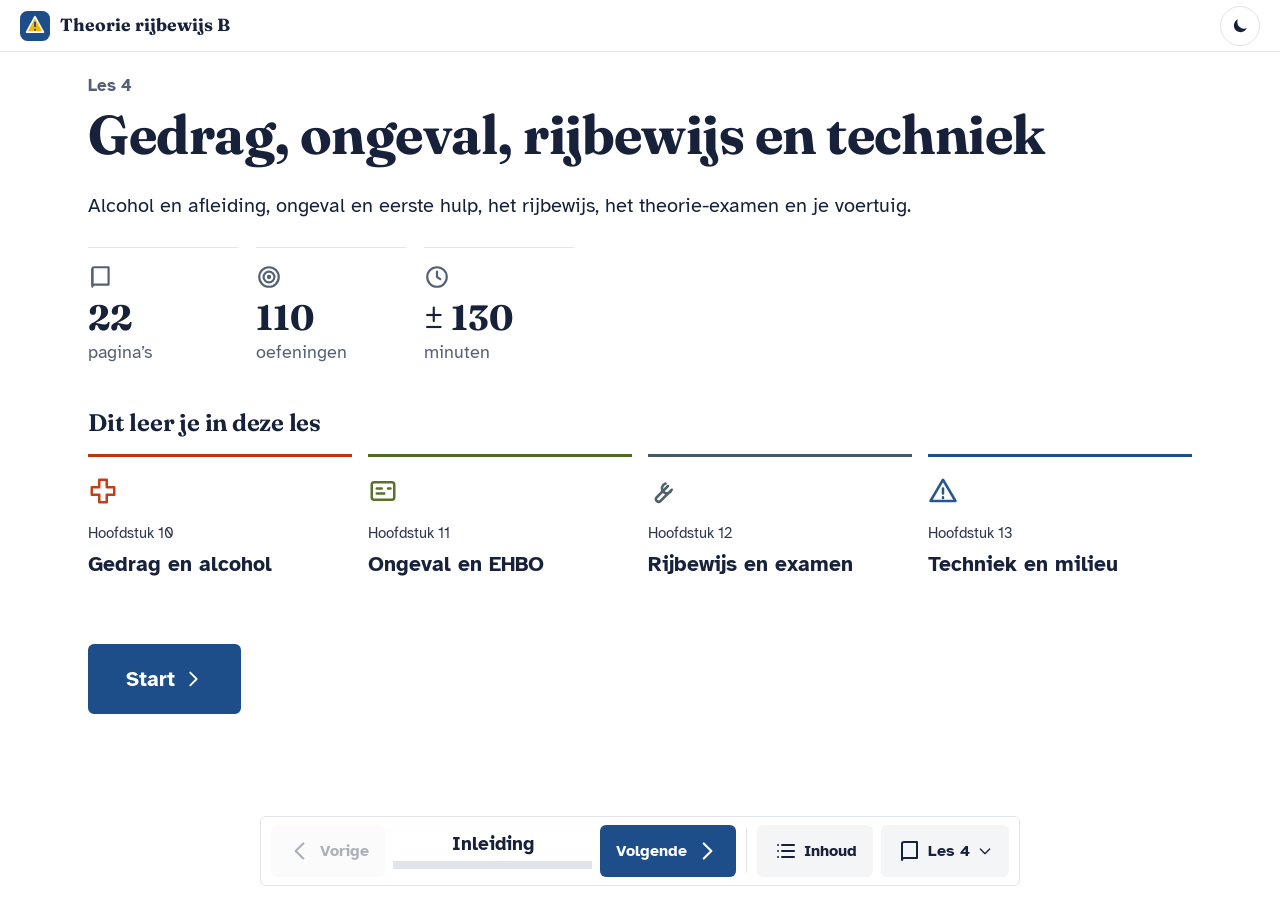
<file: site/les4.html>
<!doctype html>
<html lang="nl-BE">
<head>
<meta charset="utf-8">
<meta name="viewport" content="width=device-width, initial-scale=1">
<title>Les 4: Gedrag, ongeval, rijbewijs en techniek · Theorie rijbewijs B Vlaanderen</title>
<meta name="description" content="Gratis online cursus voor het theorie-examen rijbewijs B in Vlaanderen: uitleg, oefeningen en proefexamen.">
<meta name="color-scheme" content="light dark">
<link rel="icon" href="data:image/svg+xml,%3Csvg xmlns='http://www.w3.org/2000/svg' viewBox='0 0 32 32'%3E%3Crect width='32' height='32' rx='7' fill='%231d4e89'/%3E%3Cpath d='M16 5l9 17H7z' fill='%23f5b800' stroke='%23fff' stroke-width='2' stroke-linejoin='round'/%3E%3Crect x='15' y='11' width='2' height='6' fill='%231d4e89'/%3E%3Crect x='15' y='19' width='2' height='2' fill='%231d4e89'/%3E%3C/svg%3E">
<link rel="preconnect" href="https://fonts.googleapis.com">
<link rel="preconnect" href="https://fonts.gstatic.com" crossorigin>
<link rel="stylesheet" href="https://fonts.googleapis.com/css2?family=Atkinson+Hyperlegible:ital,wght@0,400;0,700;1,400&family=Fraunces:opsz,wght@9..144,600;9..144,700&display=swap">
<script>(function(){try{var t=localStorage.getItem('rbc.theme');if(t==='dark'||t==='light')document.documentElement.setAttribute('data-theme',t);}catch(e){}})();</script>
<link rel="stylesheet" href="css/style.css">
</head>
<body data-page="les" data-les="4" class="">
<a class="skip" href="#main">Naar de inhoud</a>
<header class="topbar">
  <div class="topbar-in">
    <a class="brand" href="index.html" aria-label="Theorie rijbewijs B, startpagina">
      <svg class="brand-mark" viewBox="0 0 32 32" aria-hidden="true"><rect width="32" height="32" rx="8" fill="currentColor"/><path d="M16 6l9 16.5H7z" fill="#f5b800" stroke="#fff" stroke-width="1.8" stroke-linejoin="round"/><rect x="15" y="11.5" width="2" height="5.5" fill="#1d4e89"/><rect x="15" y="19" width="2" height="2" fill="#1d4e89"/></svg>
      <span class="brand-text">Theorie rijbewijs B<small>Vlaanderen</small></span>
    </a>
    <button class="menu-btn" id="menu-btn" aria-expanded="false" aria-controls="site-nav"><svg viewBox="0 0 24 24" width="22" height="22" aria-hidden="true"><path d="M4 7h16M4 12h16M4 17h16" stroke="currentColor" stroke-width="2" stroke-linecap="round" fill="none"/></svg><span class="sr">Menu</span></button>
    <nav class="sitenav" id="site-nav" aria-label="Hoofdmenu"><ul><li><a href="index.html">Start</a></li><li><a href="les1.html">Les 1</a></li><li><a href="les2.html">Les 2</a></li><li><a href="les3.html">Les 3</a></li><li><a href="les4.html" aria-current="page">Les 4</a></li><li><a href="examen.html">Proefexamen</a></li><li><a href="oefenbank.html">Oefenbank</a></li><li><a href="spiekbrief.html">Spiekbrief</a></li><li><a href="mijnfouten.html">Mijn fouten</a></li><li><a href="bronnen.html">Bronnen</a></li></ul></nav>
    <button class="theme-btn" id="theme-btn" type="button" aria-label="Wissel tussen lichte en donkere modus" title="Licht / donker"><svg class="ic-moon" viewBox="0 0 24 24" width="20" height="20" aria-hidden="true"><path d="M20 14.5A8 8 0 019.5 4 8 8 0 1020 14.5z" fill="currentColor"/></svg><svg class="ic-sun" viewBox="0 0 24 24" width="20" height="20" aria-hidden="true"><circle cx="12" cy="12" r="4.2" fill="currentColor"/><path d="M12 2v3M12 19v3M2 12h3M19 12h3M4.9 4.9l2.1 2.1M17 17l2.1 2.1M4.9 19.1L7 17M17 7l2.1-2.1" stroke="currentColor" stroke-width="2" stroke-linecap="round"/></svg></button>
  </div>
</header>
<main id="main" class="reader" tabindex="-1">
  <div class="slide-wrap" id="book-page"><p class="loading">Les 4 wordt geladen…</p></div>
</main>
<div class="float-bar" id="float-bar" role="navigation" aria-label="Bladeren"></div>
<footer class="footer">
  <p>Gratis leermiddel, geen officiële uitgave van de overheid. Controleer belangrijke regels altijd bij de <a href="bronnen.html">bronnen</a>. Afbeeldingen: <a href="bronnen.html#afbeeldingen">auteurs en licenties</a>. Je voortgang blijft enkel in je eigen browser.</p>
</footer>
<noscript><p class="noscript">Voor deze cursus is JavaScript nodig (voor de oefeningen en het bladeren door de pagina's).</p></noscript>
<script defer src="data/cursus.js"></script>
<script defer src="js/common.js"></script>
<script defer src="js/exercises.js"></script>
<script defer src="js/quiz.js"></script>
<script defer src="js/lesson.js"></script>
</body>
</html>
</file>
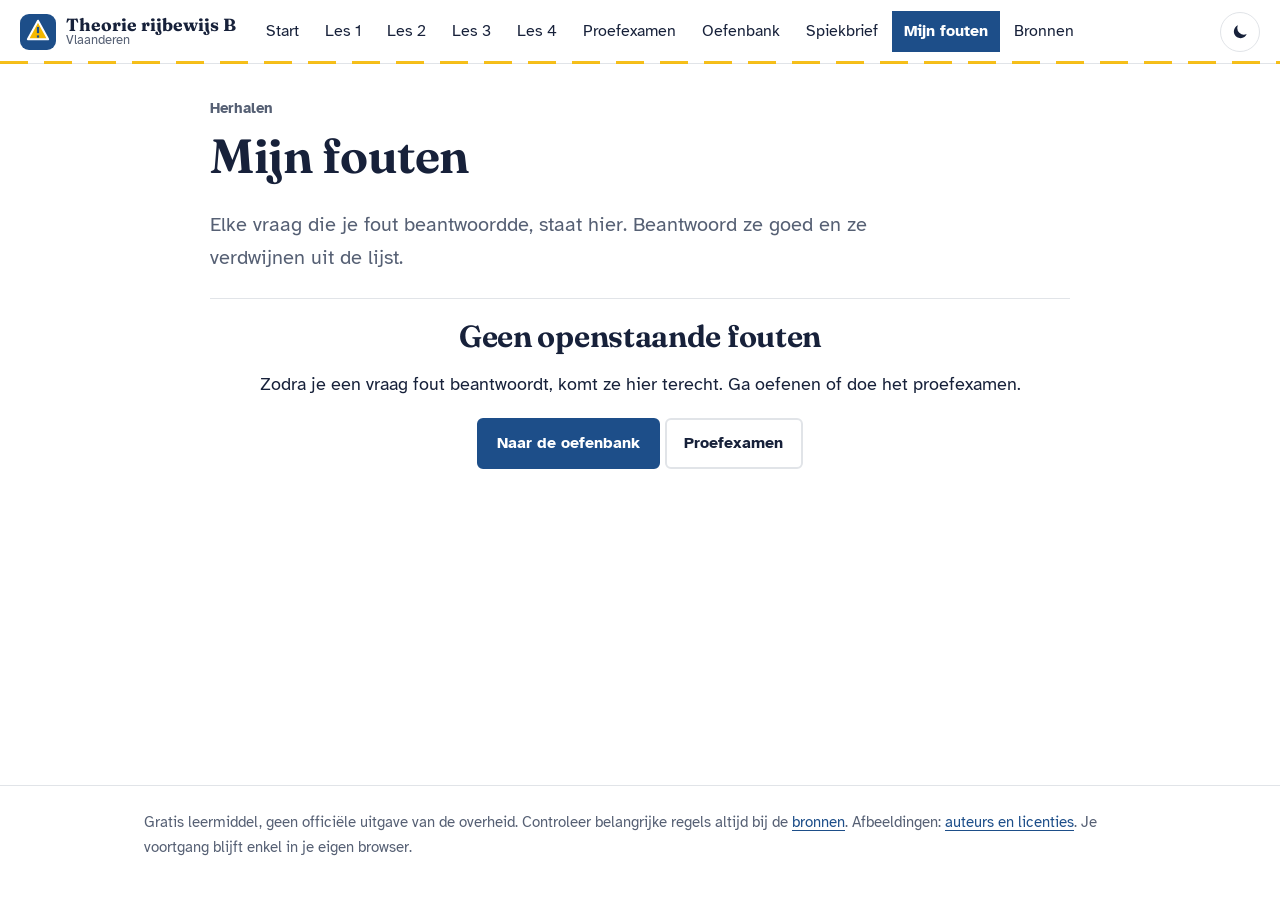
<file: site/mijnfouten.html>
<!doctype html>
<html lang="nl-BE">
<head>
<meta charset="utf-8">
<meta name="viewport" content="width=device-width, initial-scale=1">
<title>Mijn fouten · Theorie rijbewijs B Vlaanderen</title>
<meta name="description" content="Gratis online cursus voor het theorie-examen rijbewijs B in Vlaanderen: uitleg, oefeningen en proefexamen.">
<meta name="color-scheme" content="light dark">
<link rel="icon" href="data:image/svg+xml,%3Csvg xmlns='http://www.w3.org/2000/svg' viewBox='0 0 32 32'%3E%3Crect width='32' height='32' rx='7' fill='%231d4e89'/%3E%3Cpath d='M16 5l9 17H7z' fill='%23f5b800' stroke='%23fff' stroke-width='2' stroke-linejoin='round'/%3E%3Crect x='15' y='11' width='2' height='6' fill='%231d4e89'/%3E%3Crect x='15' y='19' width='2' height='2' fill='%231d4e89'/%3E%3C/svg%3E">
<link rel="preconnect" href="https://fonts.googleapis.com">
<link rel="preconnect" href="https://fonts.gstatic.com" crossorigin>
<link rel="stylesheet" href="https://fonts.googleapis.com/css2?family=Atkinson+Hyperlegible:ital,wght@0,400;0,700;1,400&family=Fraunces:opsz,wght@9..144,600;9..144,700&display=swap">
<script>(function(){try{var t=localStorage.getItem('rbc.theme');if(t==='dark'||t==='light')document.documentElement.setAttribute('data-theme',t);}catch(e){}})();</script>
<link rel="stylesheet" href="css/style.css">
</head>
<body data-page="fouten" class="">
<a class="skip" href="#main">Naar de inhoud</a>
<header class="topbar">
  <div class="topbar-in">
    <a class="brand" href="index.html" aria-label="Theorie rijbewijs B, startpagina">
      <svg class="brand-mark" viewBox="0 0 32 32" aria-hidden="true"><rect width="32" height="32" rx="8" fill="currentColor"/><path d="M16 6l9 16.5H7z" fill="#f5b800" stroke="#fff" stroke-width="1.8" stroke-linejoin="round"/><rect x="15" y="11.5" width="2" height="5.5" fill="#1d4e89"/><rect x="15" y="19" width="2" height="2" fill="#1d4e89"/></svg>
      <span class="brand-text">Theorie rijbewijs B<small>Vlaanderen</small></span>
    </a>
    <button class="menu-btn" id="menu-btn" aria-expanded="false" aria-controls="site-nav"><svg viewBox="0 0 24 24" width="22" height="22" aria-hidden="true"><path d="M4 7h16M4 12h16M4 17h16" stroke="currentColor" stroke-width="2" stroke-linecap="round" fill="none"/></svg><span class="sr">Menu</span></button>
    <nav class="sitenav" id="site-nav" aria-label="Hoofdmenu"><ul><li><a href="index.html">Start</a></li><li><a href="les1.html">Les 1</a></li><li><a href="les2.html">Les 2</a></li><li><a href="les3.html">Les 3</a></li><li><a href="les4.html">Les 4</a></li><li><a href="examen.html">Proefexamen</a></li><li><a href="oefenbank.html">Oefenbank</a></li><li><a href="spiekbrief.html">Spiekbrief</a></li><li><a href="mijnfouten.html" aria-current="page">Mijn fouten</a></li><li><a href="bronnen.html">Bronnen</a></li></ul></nav>
    <button class="theme-btn" id="theme-btn" type="button" aria-label="Wissel tussen lichte en donkere modus" title="Licht / donker"><svg class="ic-moon" viewBox="0 0 24 24" width="20" height="20" aria-hidden="true"><path d="M20 14.5A8 8 0 019.5 4 8 8 0 1020 14.5z" fill="currentColor"/></svg><svg class="ic-sun" viewBox="0 0 24 24" width="20" height="20" aria-hidden="true"><circle cx="12" cy="12" r="4.2" fill="currentColor"/><path d="M12 2v3M12 19v3M2 12h3M19 12h3M4.9 4.9l2.1 2.1M17 17l2.1 2.1M4.9 19.1L7 17M17 7l2.1-2.1" stroke="currentColor" stroke-width="2" stroke-linecap="round"/></svg></button>
  </div>
</header>
<main id="main" class="wrap narrow"><header class="page-head"><p class="eyebrow">Herhalen</p><h1>Mijn fouten</h1><p class="lead">Elke vraag die je fout beantwoordde, staat hier. Beantwoord ze goed en ze verdwijnen uit de lijst.</p></header><div id="fouten-root"><p class="loading">Even laden…</p></div></main>
<footer class="footer">
  <p>Gratis leermiddel, geen officiële uitgave van de overheid. Controleer belangrijke regels altijd bij de <a href="bronnen.html">bronnen</a>. Afbeeldingen: <a href="bronnen.html#afbeeldingen">auteurs en licenties</a>. Je voortgang blijft enkel in je eigen browser.</p>
</footer>
<noscript><p class="noscript">Voor deze cursus is JavaScript nodig (voor de oefeningen en het bladeren door de pagina's).</p></noscript>
<script defer src="data/cursus.js"></script>
<script defer src="js/common.js"></script>
<script defer src="js/exercises.js"></script>
<script defer src="js/quiz.js"></script>
<script defer src="js/pages.js"></script>
</body>
</html>
</file>
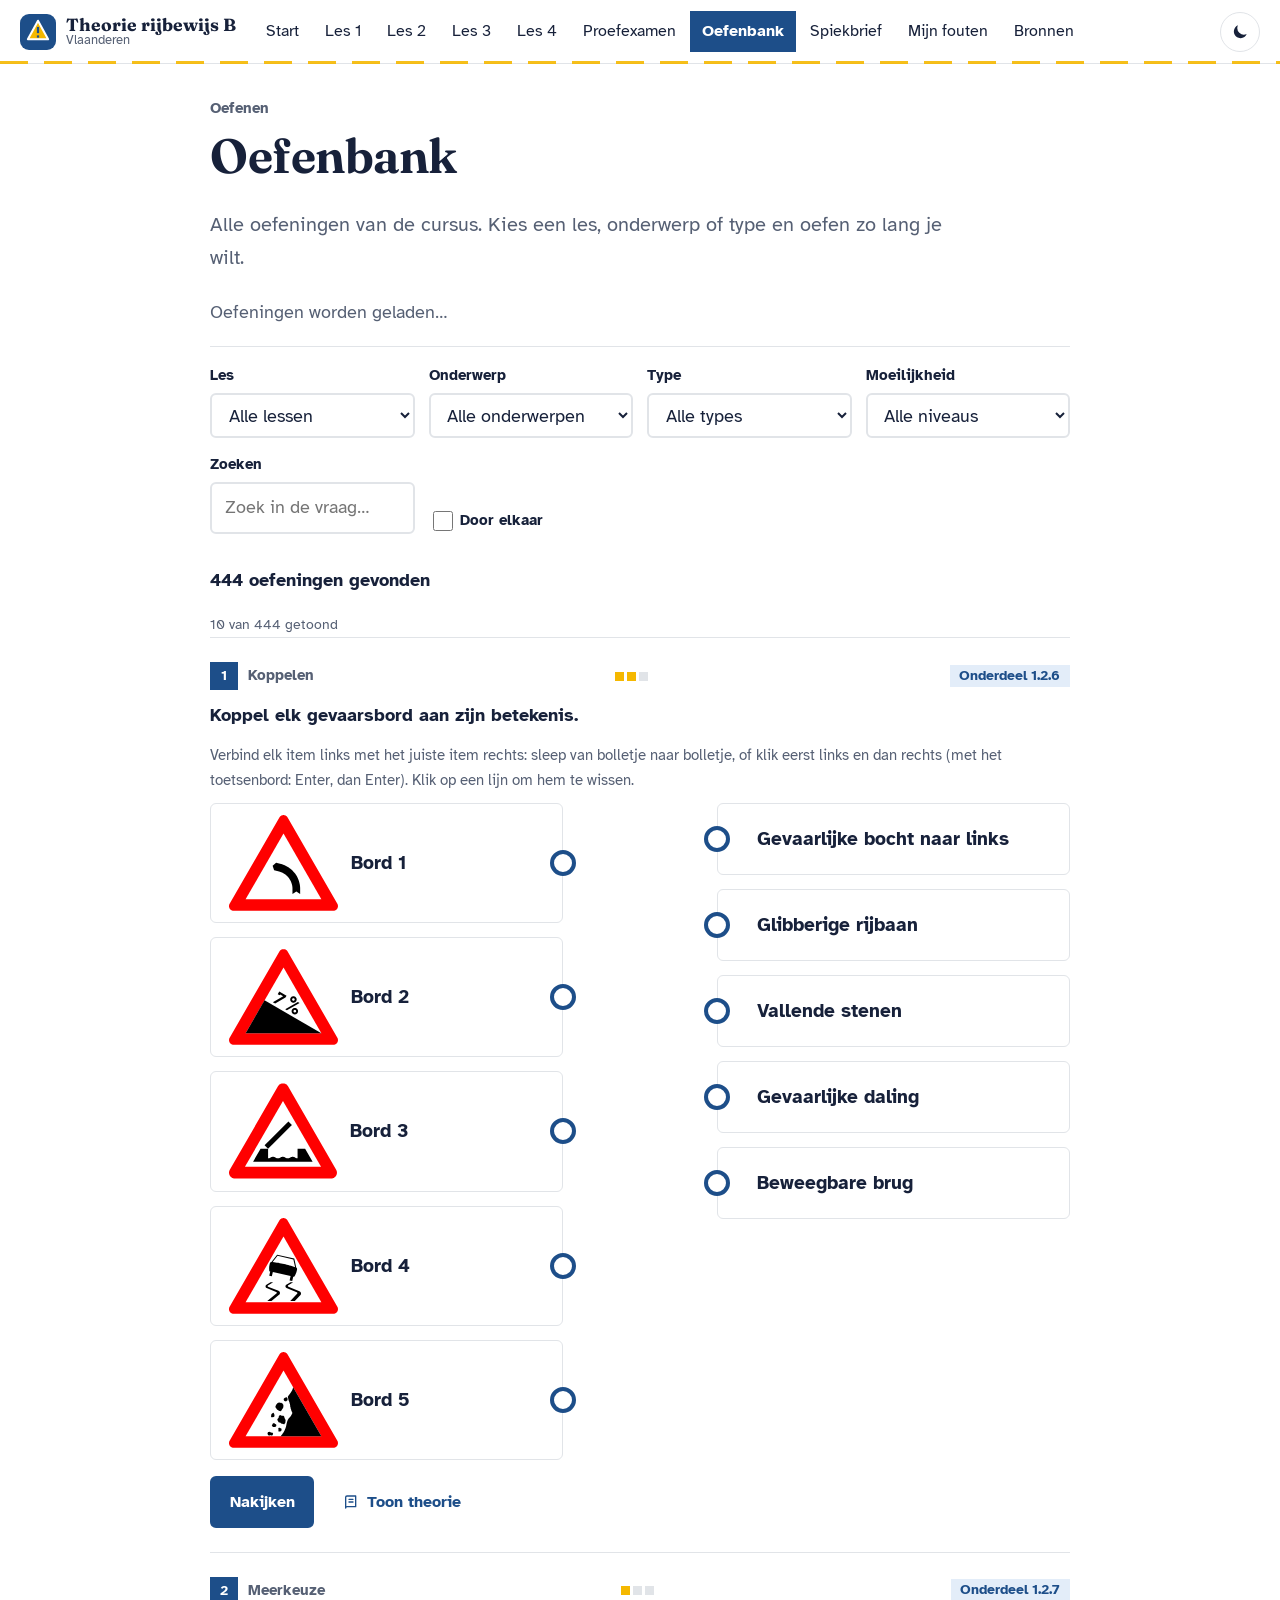
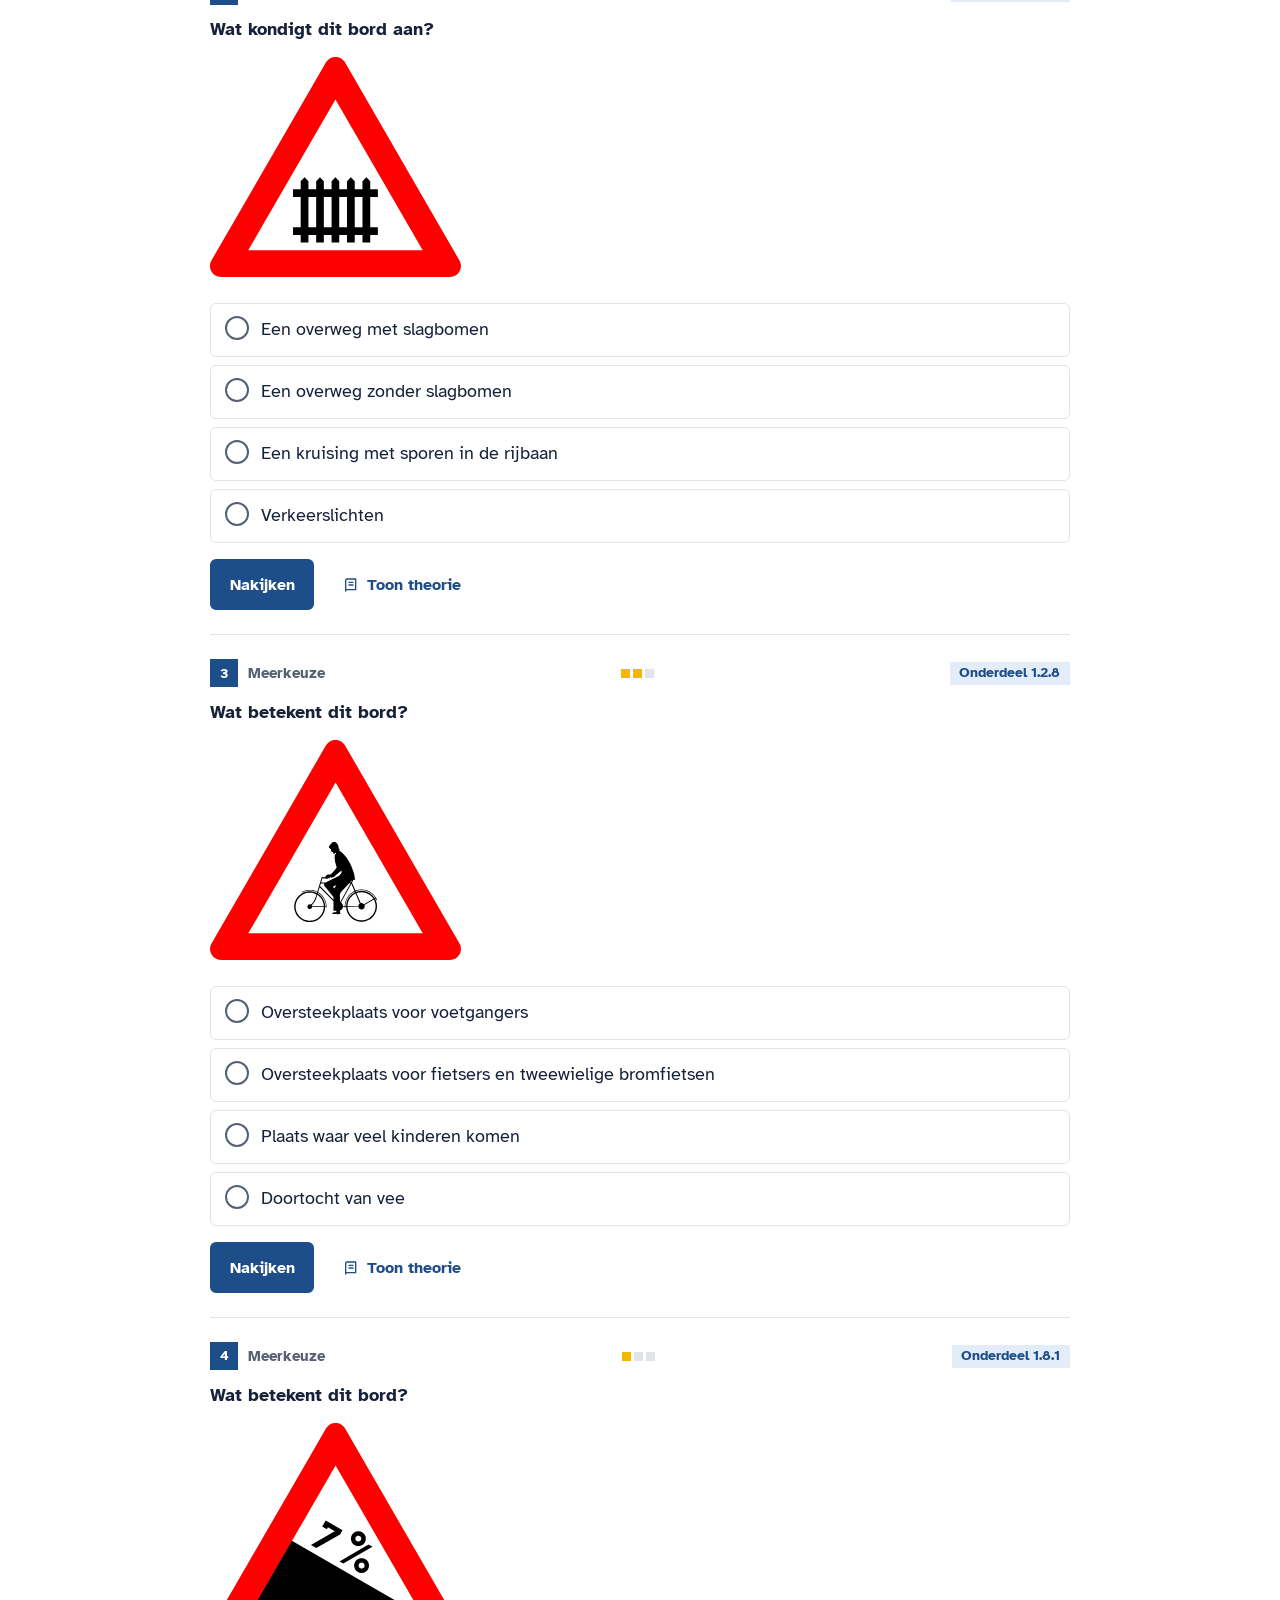
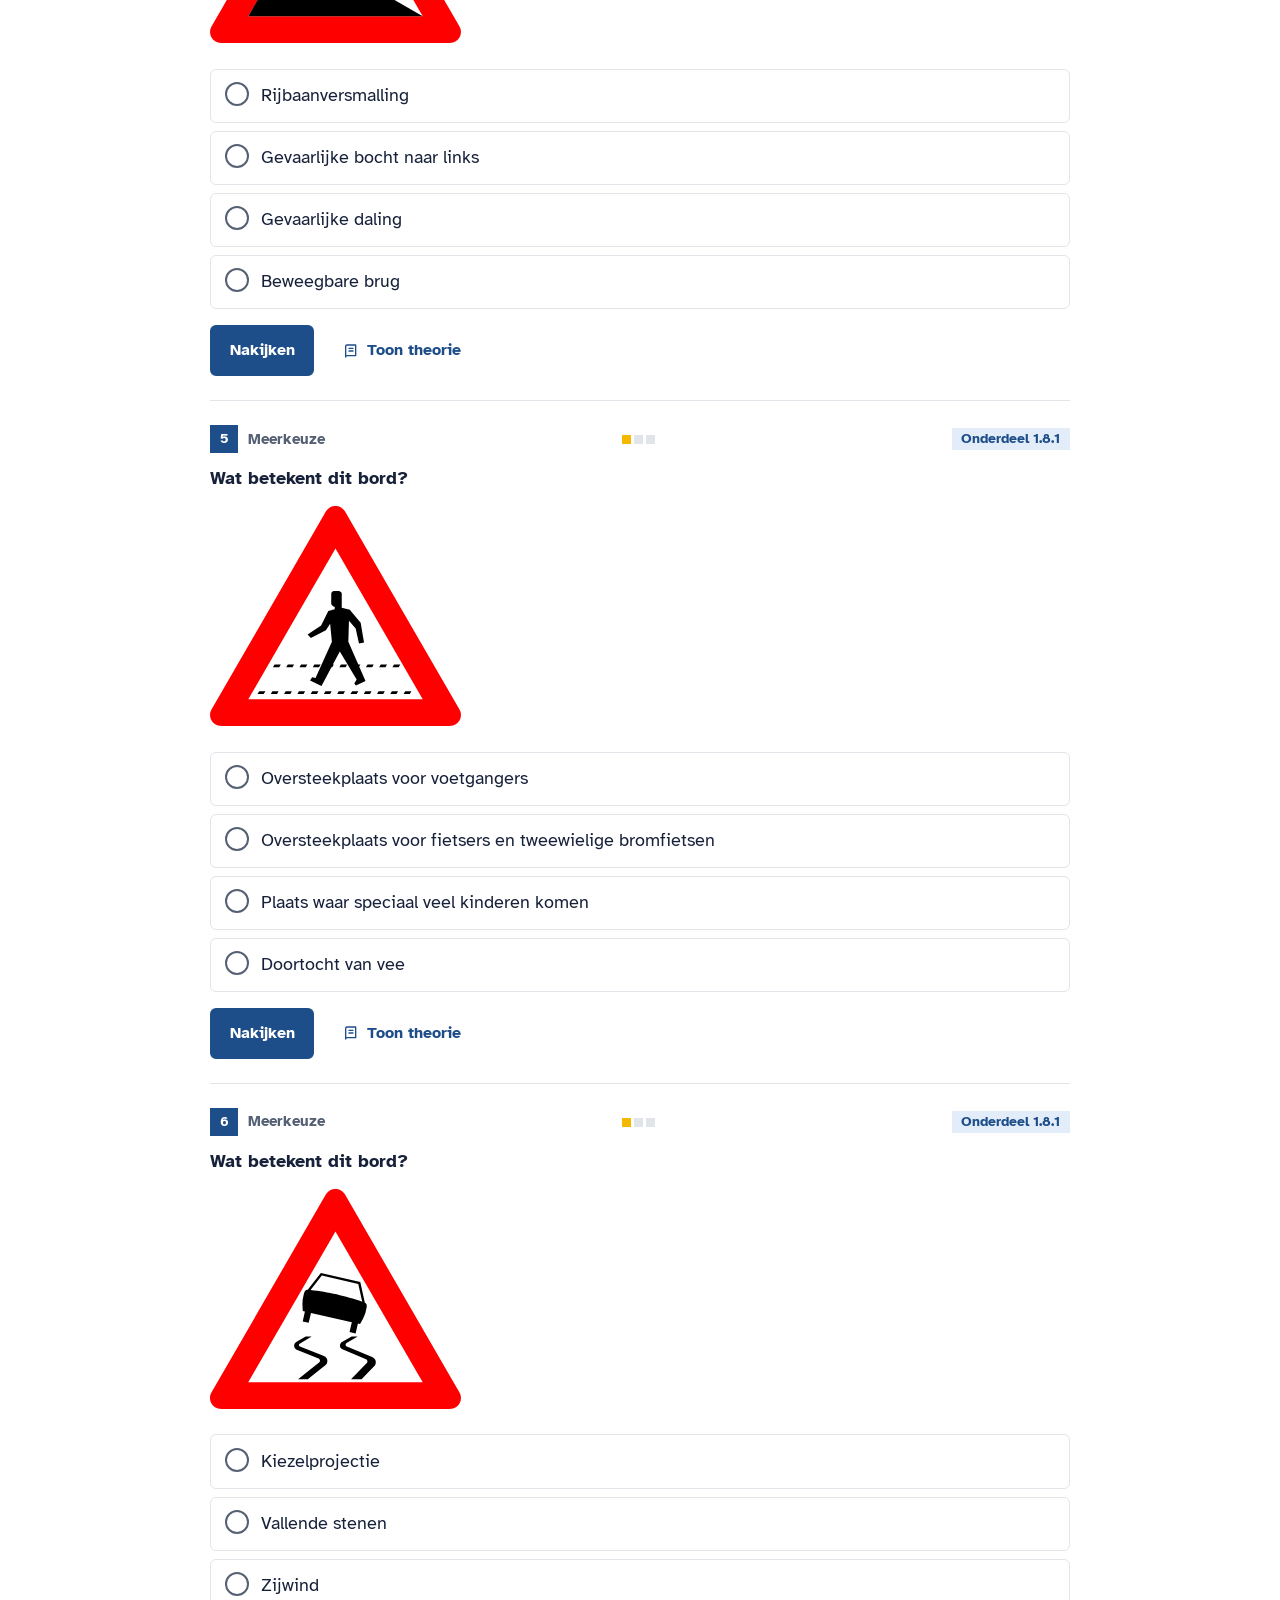
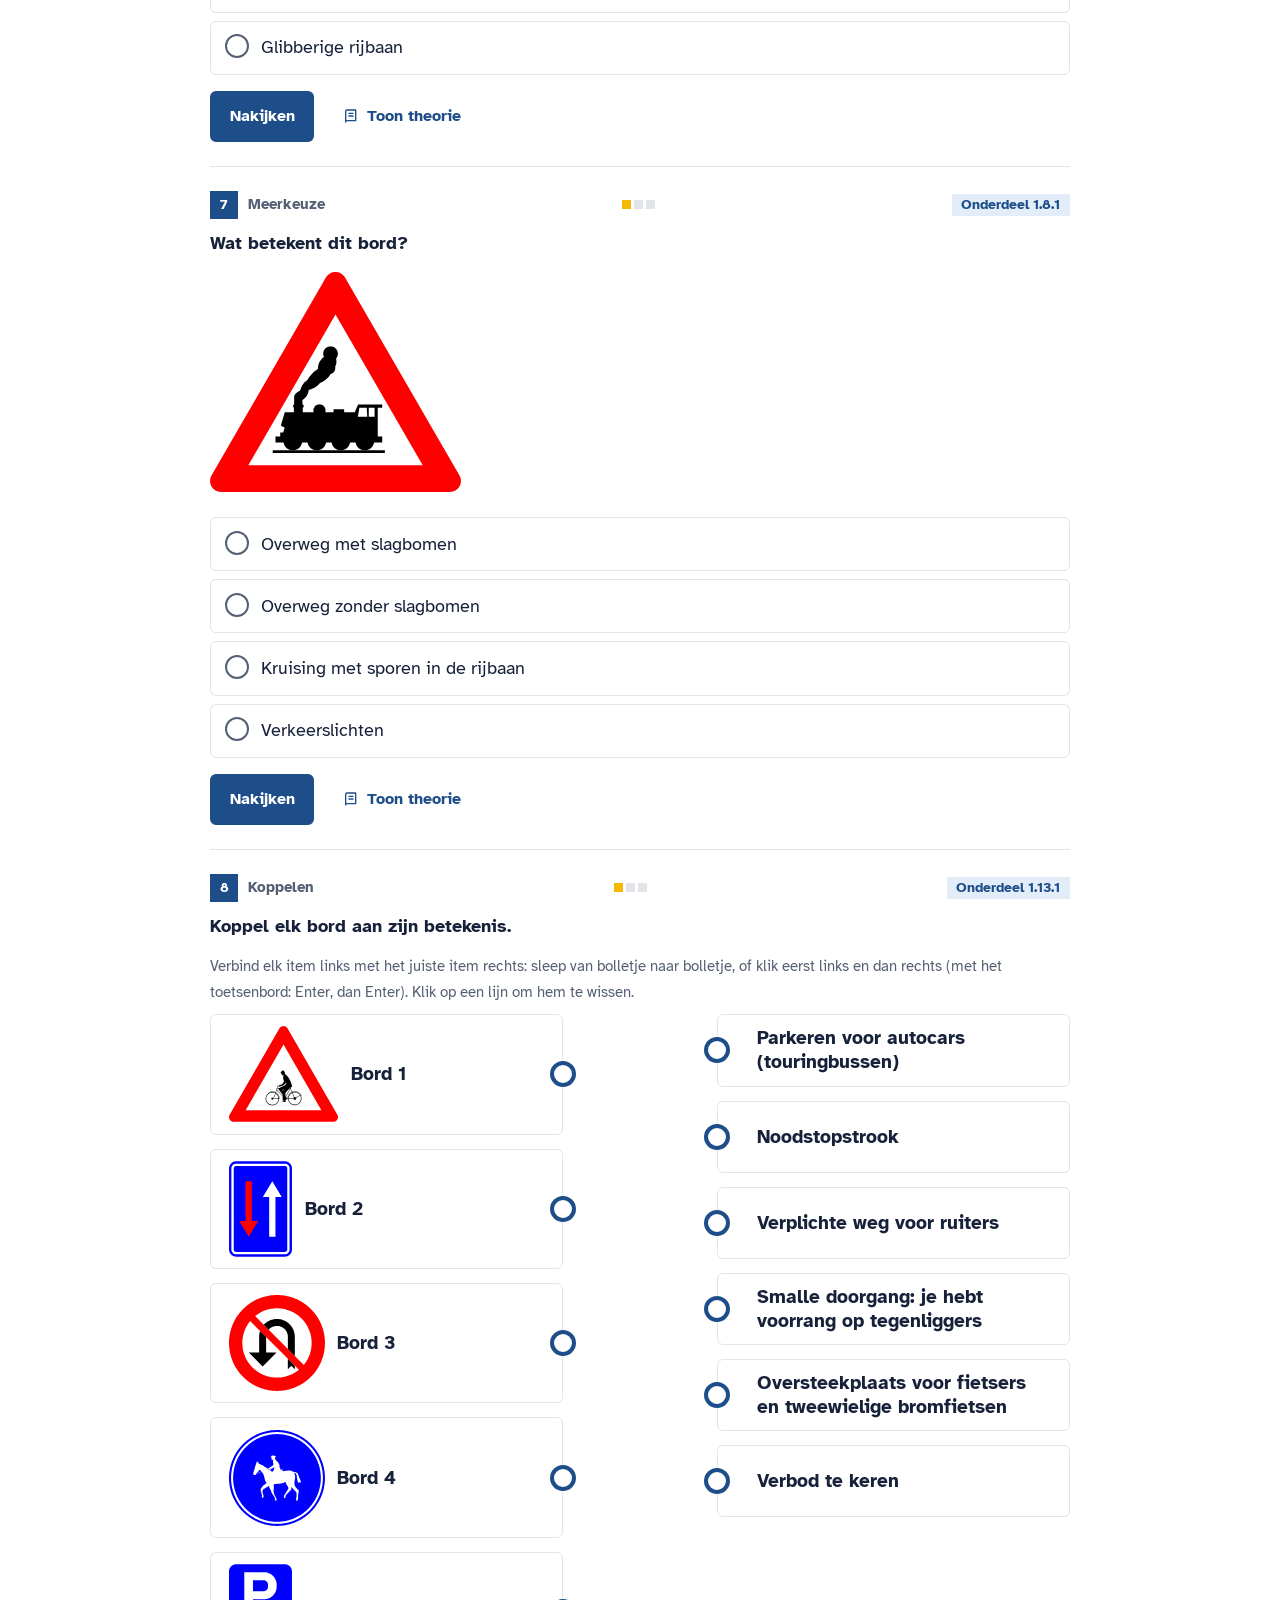
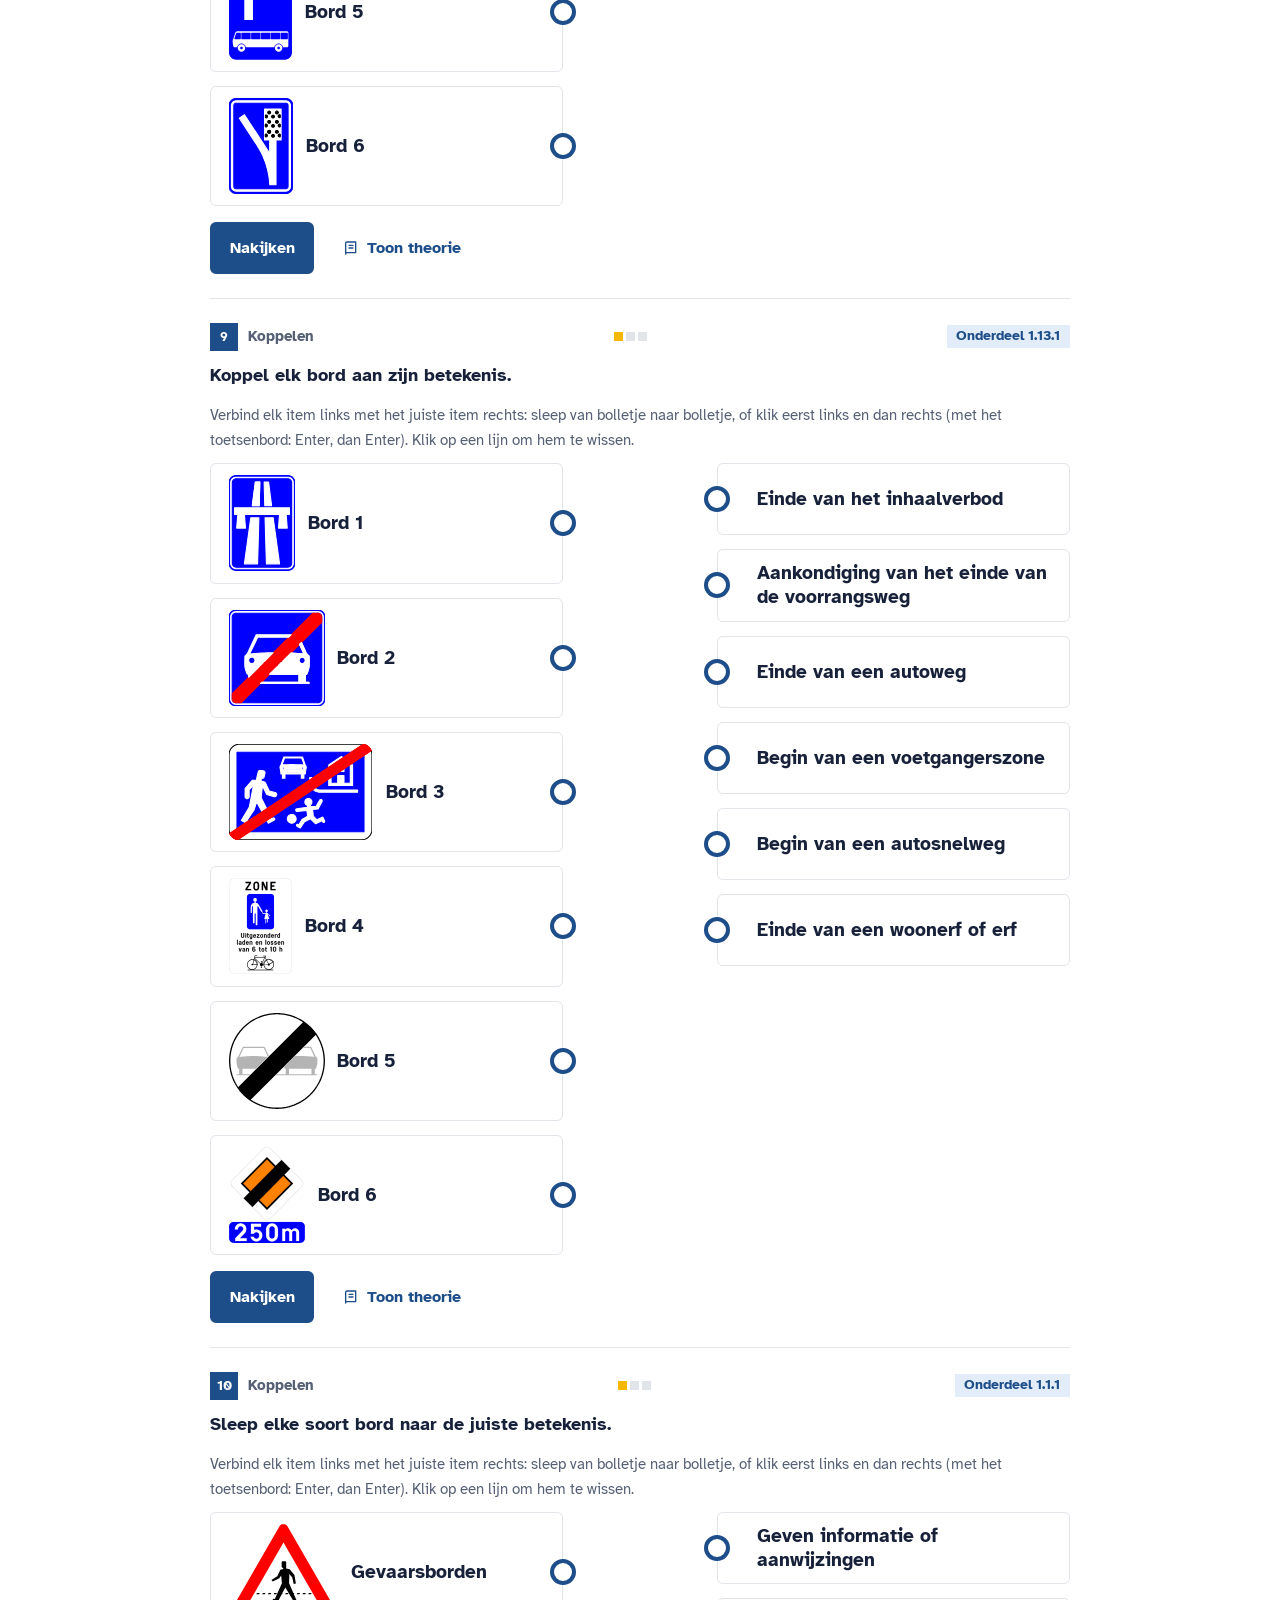
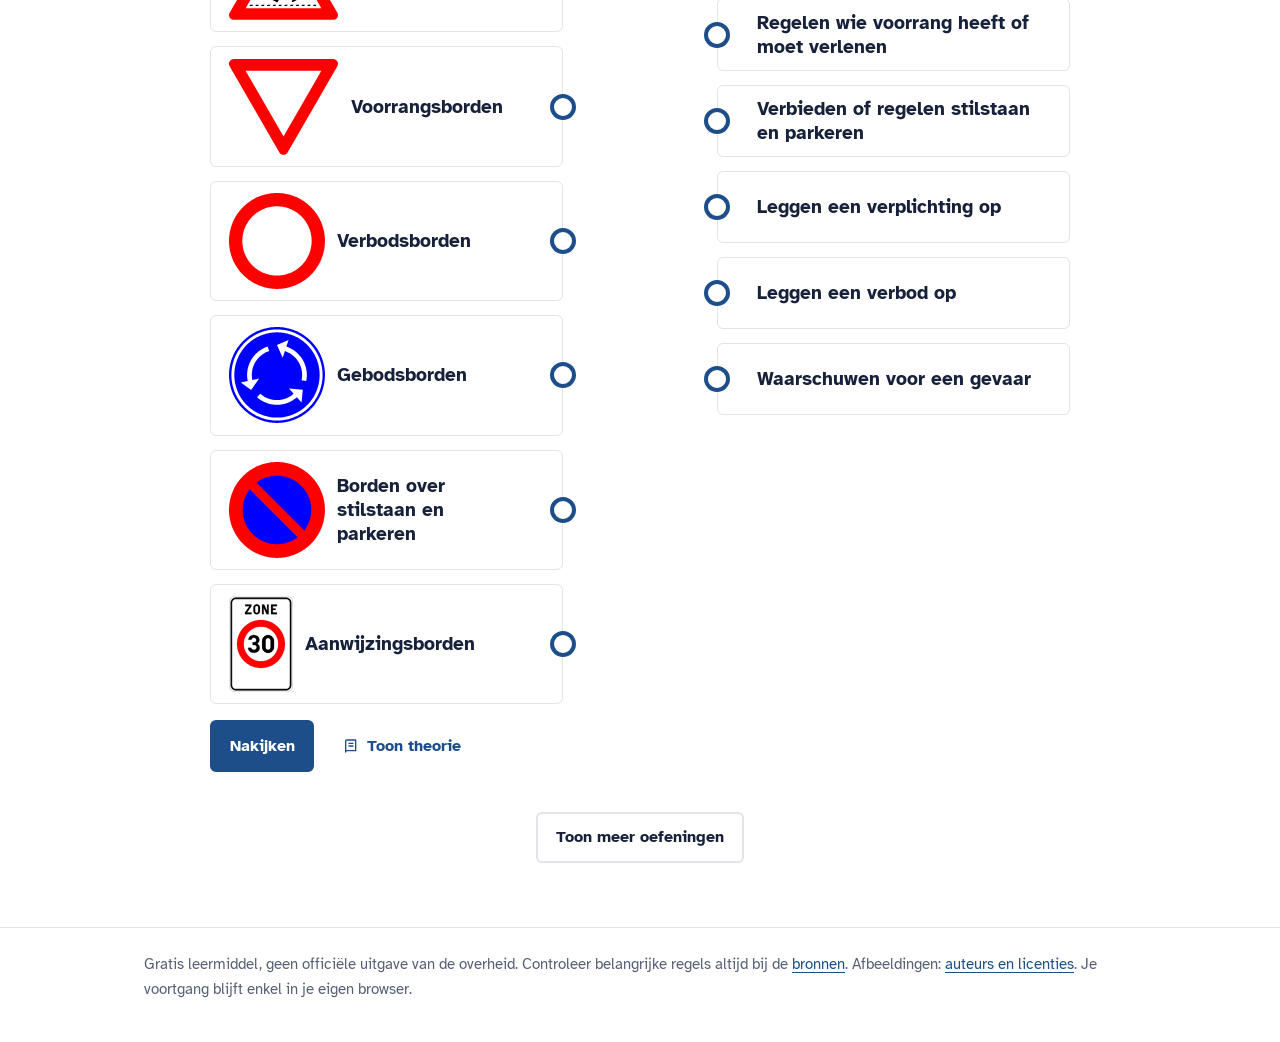
<file: site/oefenbank.html>
<!doctype html>
<html lang="nl-BE">
<head>
<meta charset="utf-8">
<meta name="viewport" content="width=device-width, initial-scale=1">
<title>Oefenbank · Theorie rijbewijs B Vlaanderen</title>
<meta name="description" content="Gratis online cursus voor het theorie-examen rijbewijs B in Vlaanderen: uitleg, oefeningen en proefexamen.">
<meta name="color-scheme" content="light dark">
<link rel="icon" href="data:image/svg+xml,%3Csvg xmlns='http://www.w3.org/2000/svg' viewBox='0 0 32 32'%3E%3Crect width='32' height='32' rx='7' fill='%231d4e89'/%3E%3Cpath d='M16 5l9 17H7z' fill='%23f5b800' stroke='%23fff' stroke-width='2' stroke-linejoin='round'/%3E%3Crect x='15' y='11' width='2' height='6' fill='%231d4e89'/%3E%3Crect x='15' y='19' width='2' height='2' fill='%231d4e89'/%3E%3C/svg%3E">
<link rel="preconnect" href="https://fonts.googleapis.com">
<link rel="preconnect" href="https://fonts.gstatic.com" crossorigin>
<link rel="stylesheet" href="https://fonts.googleapis.com/css2?family=Atkinson+Hyperlegible:ital,wght@0,400;0,700;1,400&family=Fraunces:opsz,wght@9..144,600;9..144,700&display=swap">
<script>(function(){try{var t=localStorage.getItem('rbc.theme');if(t==='dark'||t==='light')document.documentElement.setAttribute('data-theme',t);}catch(e){}})();</script>
<link rel="stylesheet" href="css/style.css">
</head>
<body data-page="bank" class="">
<a class="skip" href="#main">Naar de inhoud</a>
<header class="topbar">
  <div class="topbar-in">
    <a class="brand" href="index.html" aria-label="Theorie rijbewijs B, startpagina">
      <svg class="brand-mark" viewBox="0 0 32 32" aria-hidden="true"><rect width="32" height="32" rx="8" fill="currentColor"/><path d="M16 6l9 16.5H7z" fill="#f5b800" stroke="#fff" stroke-width="1.8" stroke-linejoin="round"/><rect x="15" y="11.5" width="2" height="5.5" fill="#1d4e89"/><rect x="15" y="19" width="2" height="2" fill="#1d4e89"/></svg>
      <span class="brand-text">Theorie rijbewijs B<small>Vlaanderen</small></span>
    </a>
    <button class="menu-btn" id="menu-btn" aria-expanded="false" aria-controls="site-nav"><svg viewBox="0 0 24 24" width="22" height="22" aria-hidden="true"><path d="M4 7h16M4 12h16M4 17h16" stroke="currentColor" stroke-width="2" stroke-linecap="round" fill="none"/></svg><span class="sr">Menu</span></button>
    <nav class="sitenav" id="site-nav" aria-label="Hoofdmenu"><ul><li><a href="index.html">Start</a></li><li><a href="les1.html">Les 1</a></li><li><a href="les2.html">Les 2</a></li><li><a href="les3.html">Les 3</a></li><li><a href="les4.html">Les 4</a></li><li><a href="examen.html">Proefexamen</a></li><li><a href="oefenbank.html" aria-current="page">Oefenbank</a></li><li><a href="spiekbrief.html">Spiekbrief</a></li><li><a href="mijnfouten.html">Mijn fouten</a></li><li><a href="bronnen.html">Bronnen</a></li></ul></nav>
    <button class="theme-btn" id="theme-btn" type="button" aria-label="Wissel tussen lichte en donkere modus" title="Licht / donker"><svg class="ic-moon" viewBox="0 0 24 24" width="20" height="20" aria-hidden="true"><path d="M20 14.5A8 8 0 019.5 4 8 8 0 1020 14.5z" fill="currentColor"/></svg><svg class="ic-sun" viewBox="0 0 24 24" width="20" height="20" aria-hidden="true"><circle cx="12" cy="12" r="4.2" fill="currentColor"/><path d="M12 2v3M12 19v3M2 12h3M19 12h3M4.9 4.9l2.1 2.1M17 17l2.1 2.1M4.9 19.1L7 17M17 7l2.1-2.1" stroke="currentColor" stroke-width="2" stroke-linecap="round"/></svg></button>
  </div>
</header>
<main id="main" class="wrap narrow"><header class="page-head"><p class="eyebrow">Oefenen</p><h1>Oefenbank</h1><p class="lead">Alle oefeningen van de cursus. Kies een les, onderwerp of type en oefen zo lang je wilt.</p></header><div id="bank-root"><p class="loading">Oefeningen worden geladen…</p></div></main>
<footer class="footer">
  <p>Gratis leermiddel, geen officiële uitgave van de overheid. Controleer belangrijke regels altijd bij de <a href="bronnen.html">bronnen</a>. Afbeeldingen: <a href="bronnen.html#afbeeldingen">auteurs en licenties</a>. Je voortgang blijft enkel in je eigen browser.</p>
</footer>
<noscript><p class="noscript">Voor deze cursus is JavaScript nodig (voor de oefeningen en het bladeren door de pagina's).</p></noscript>
<script defer src="data/cursus.js"></script>
<script defer src="js/common.js"></script>
<script defer src="js/exercises.js"></script>
<script defer src="js/quiz.js"></script>
<script defer src="js/pages.js"></script>
</body>
</html>
</file>
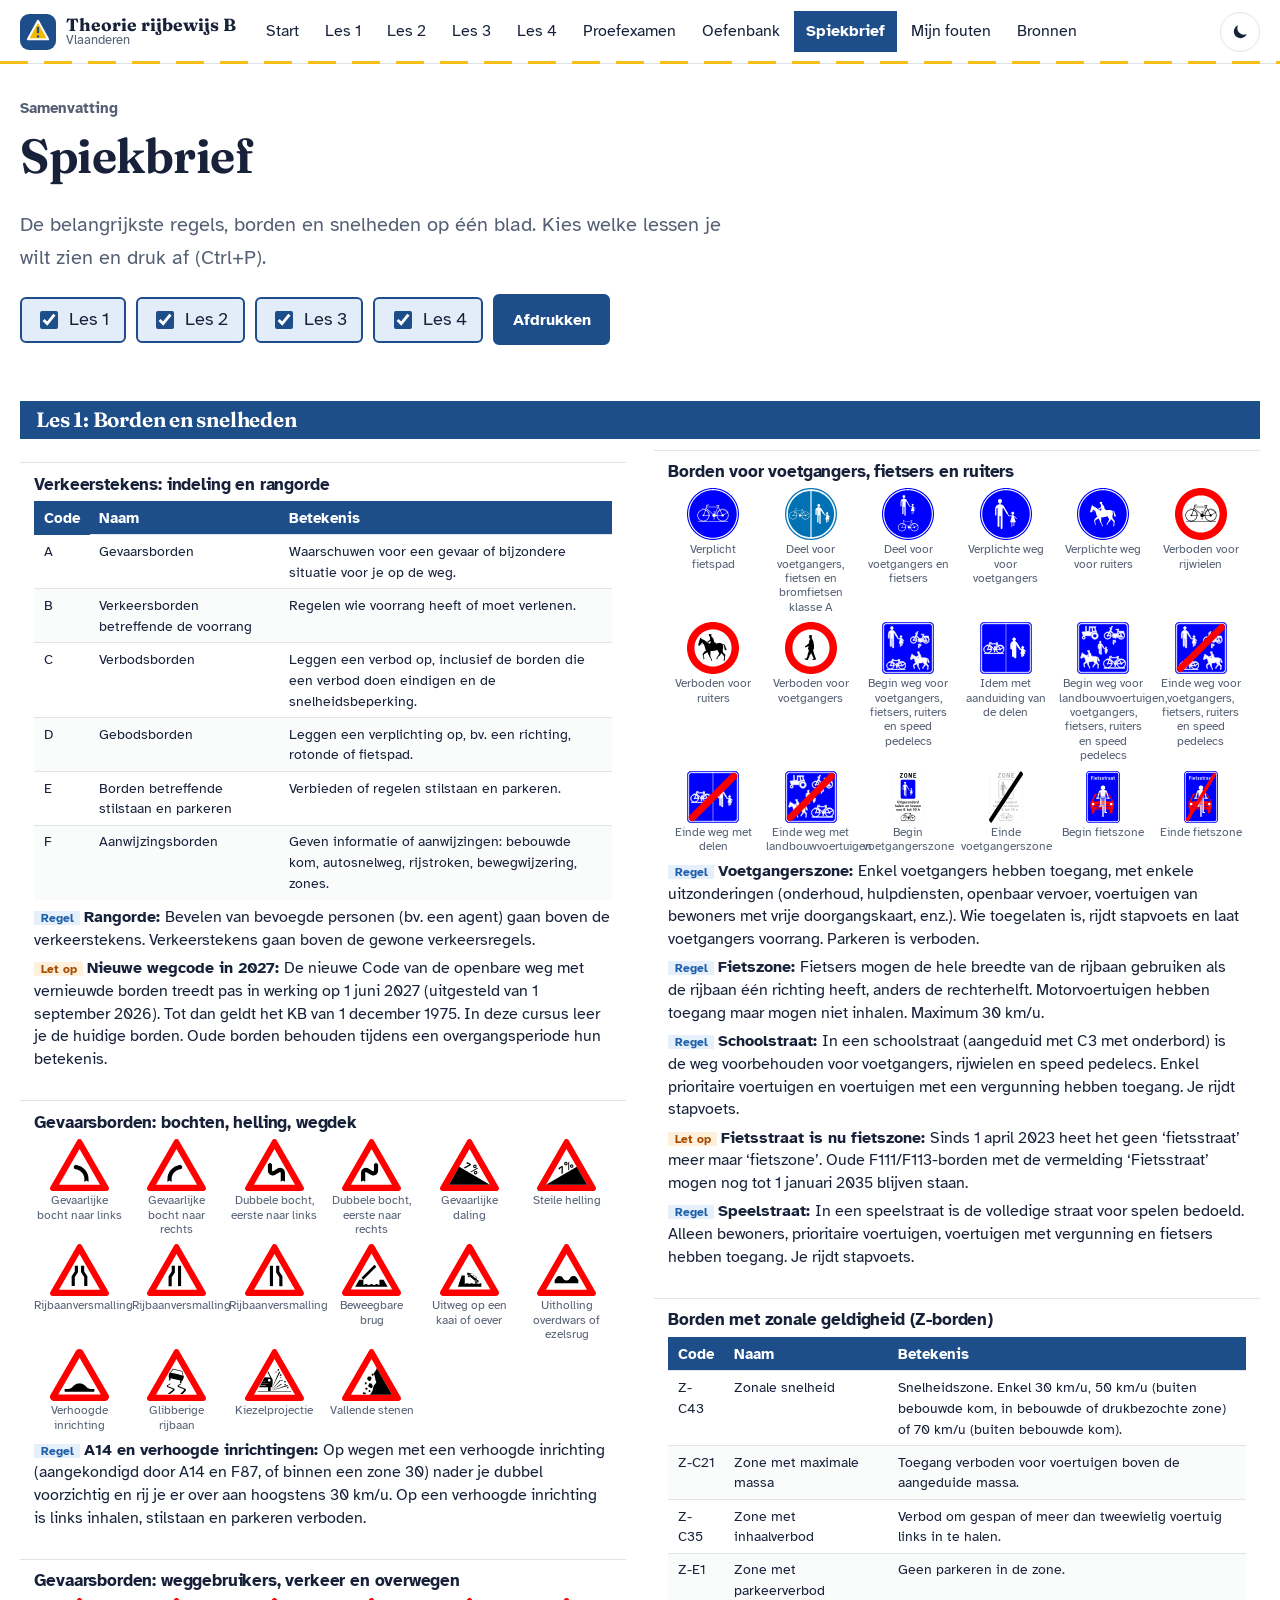
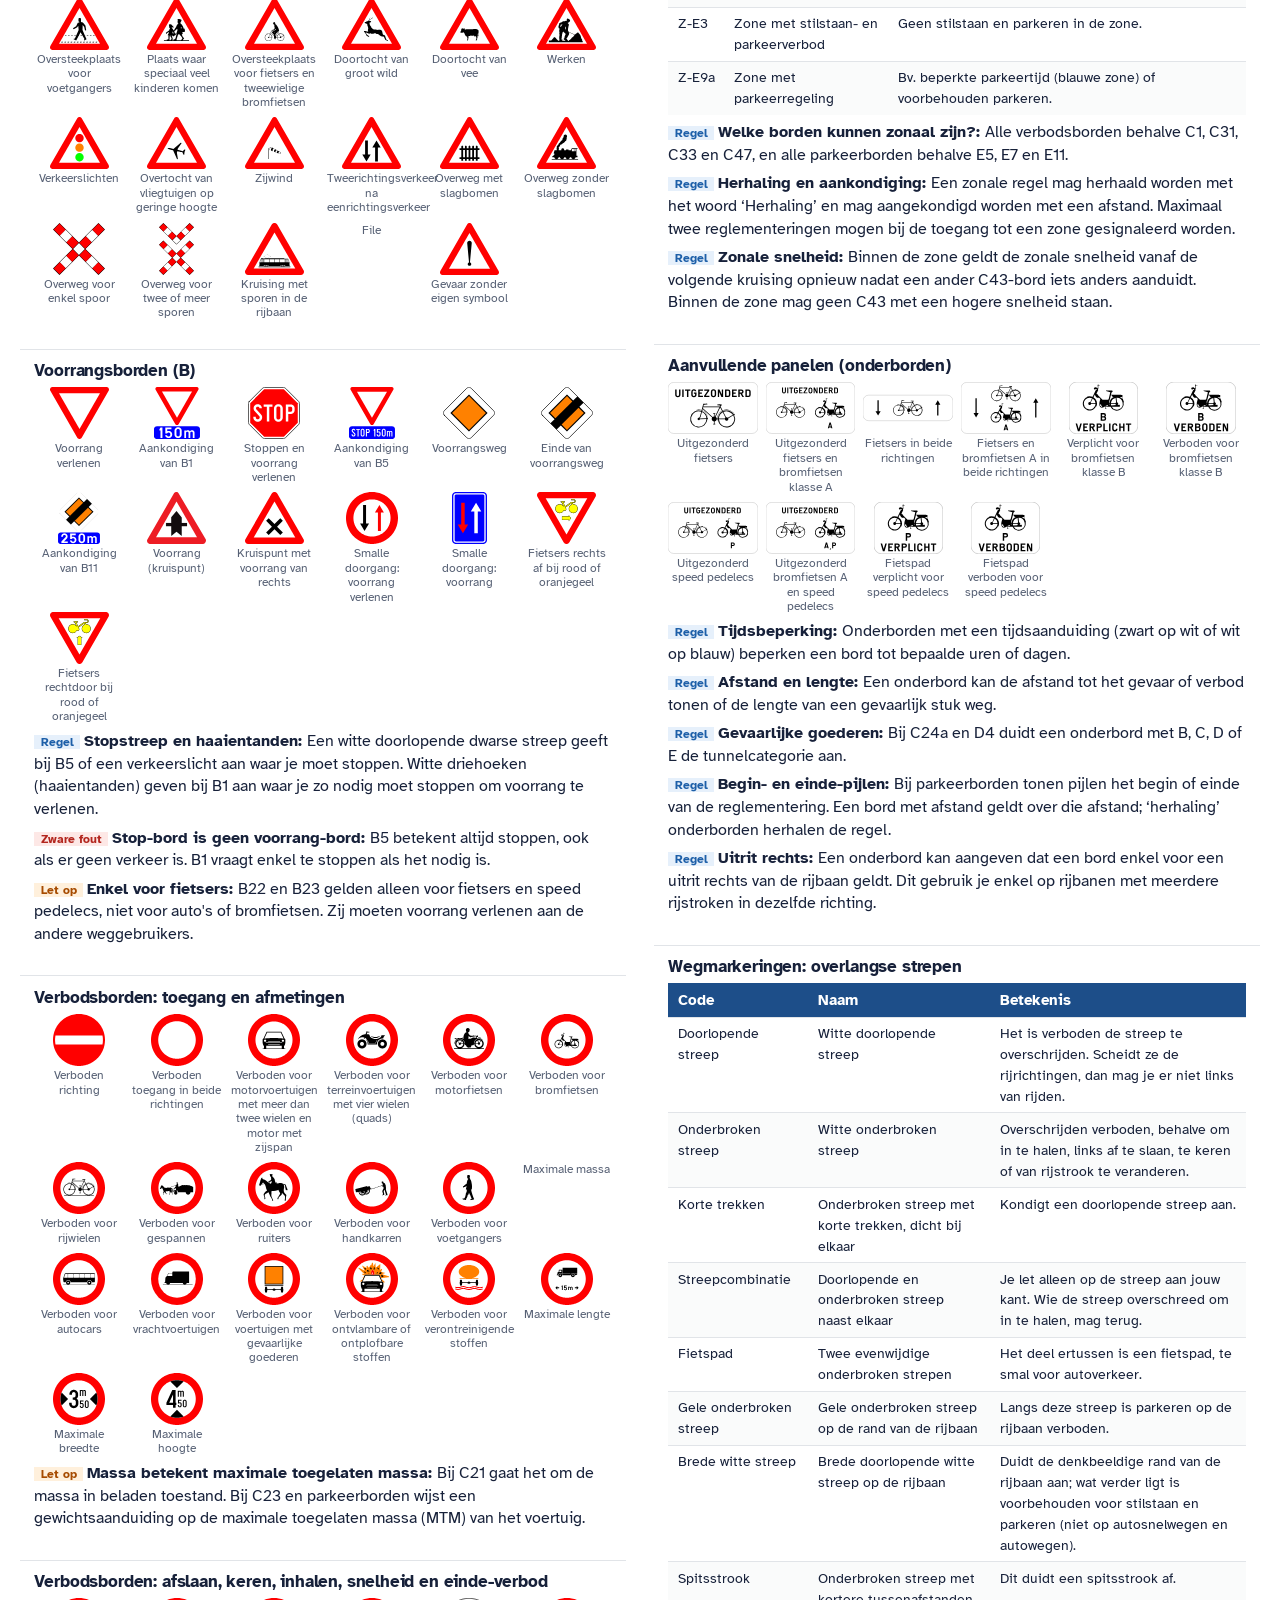
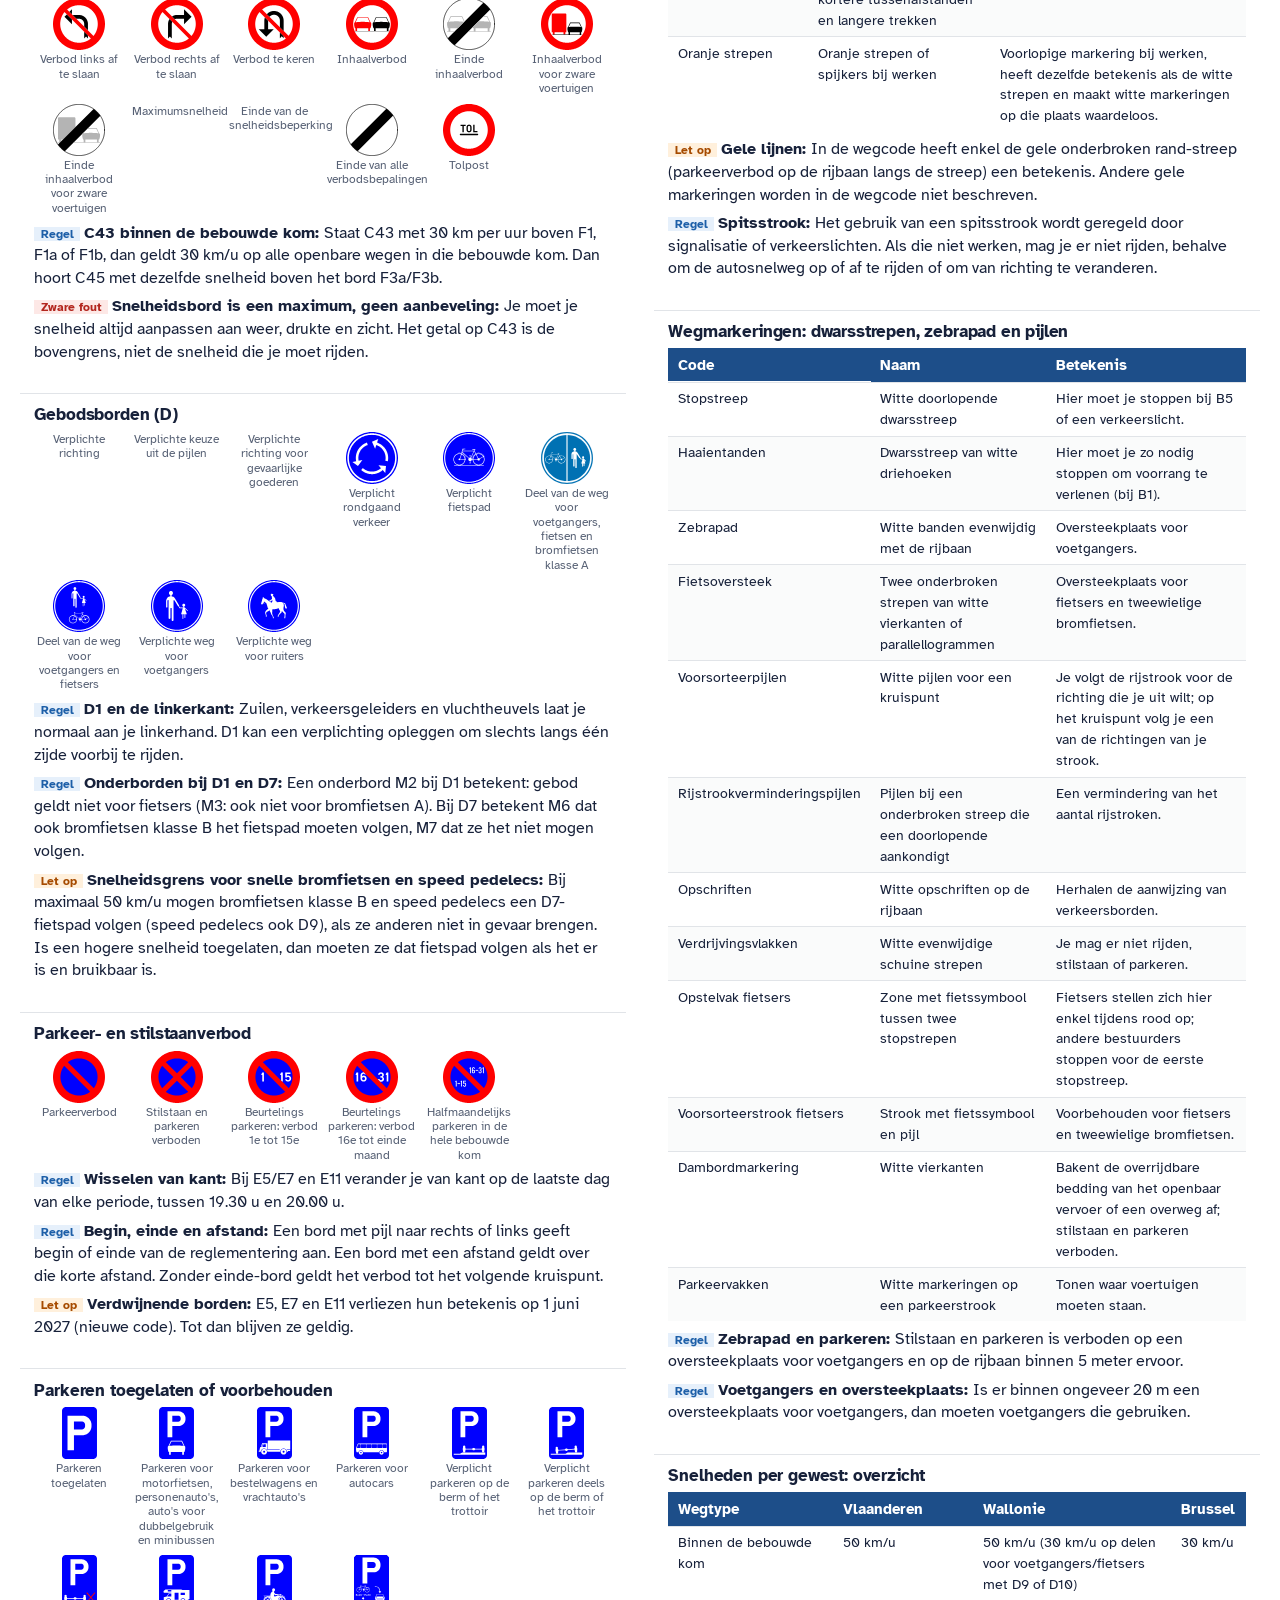
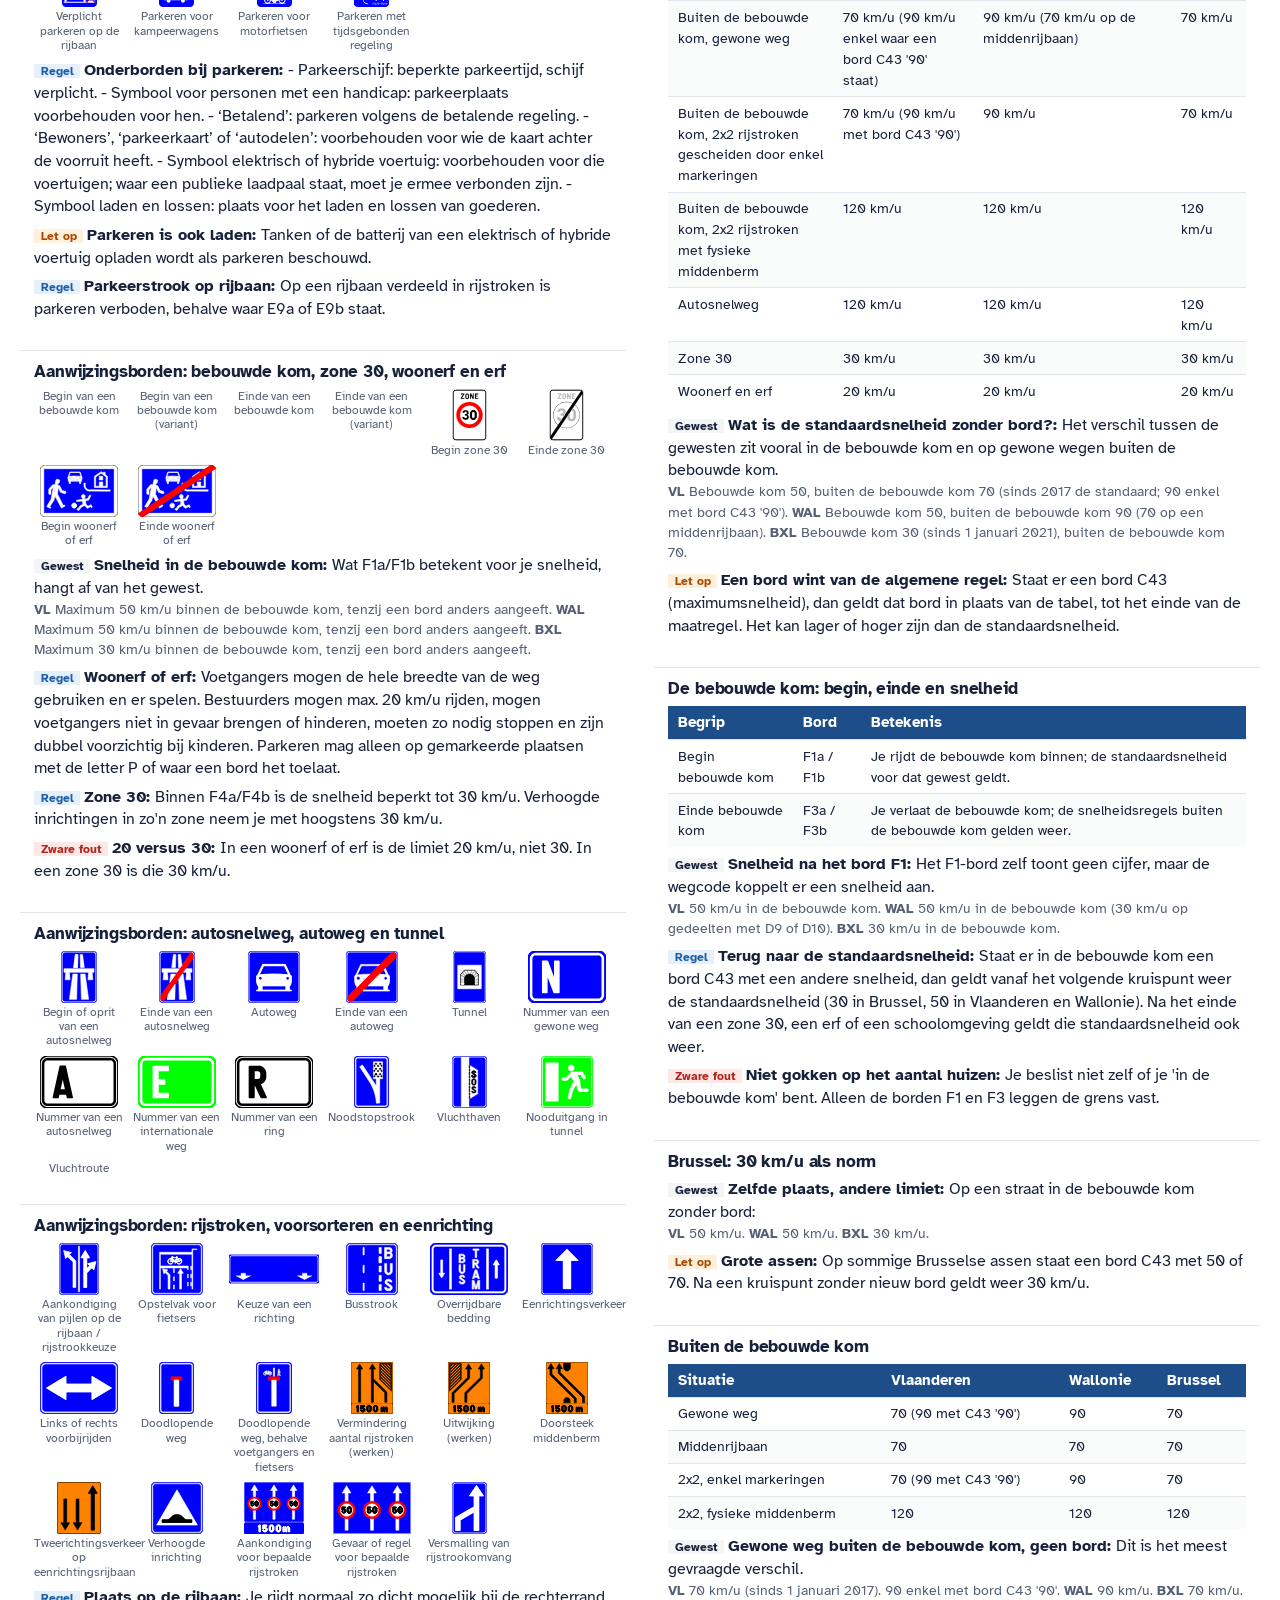
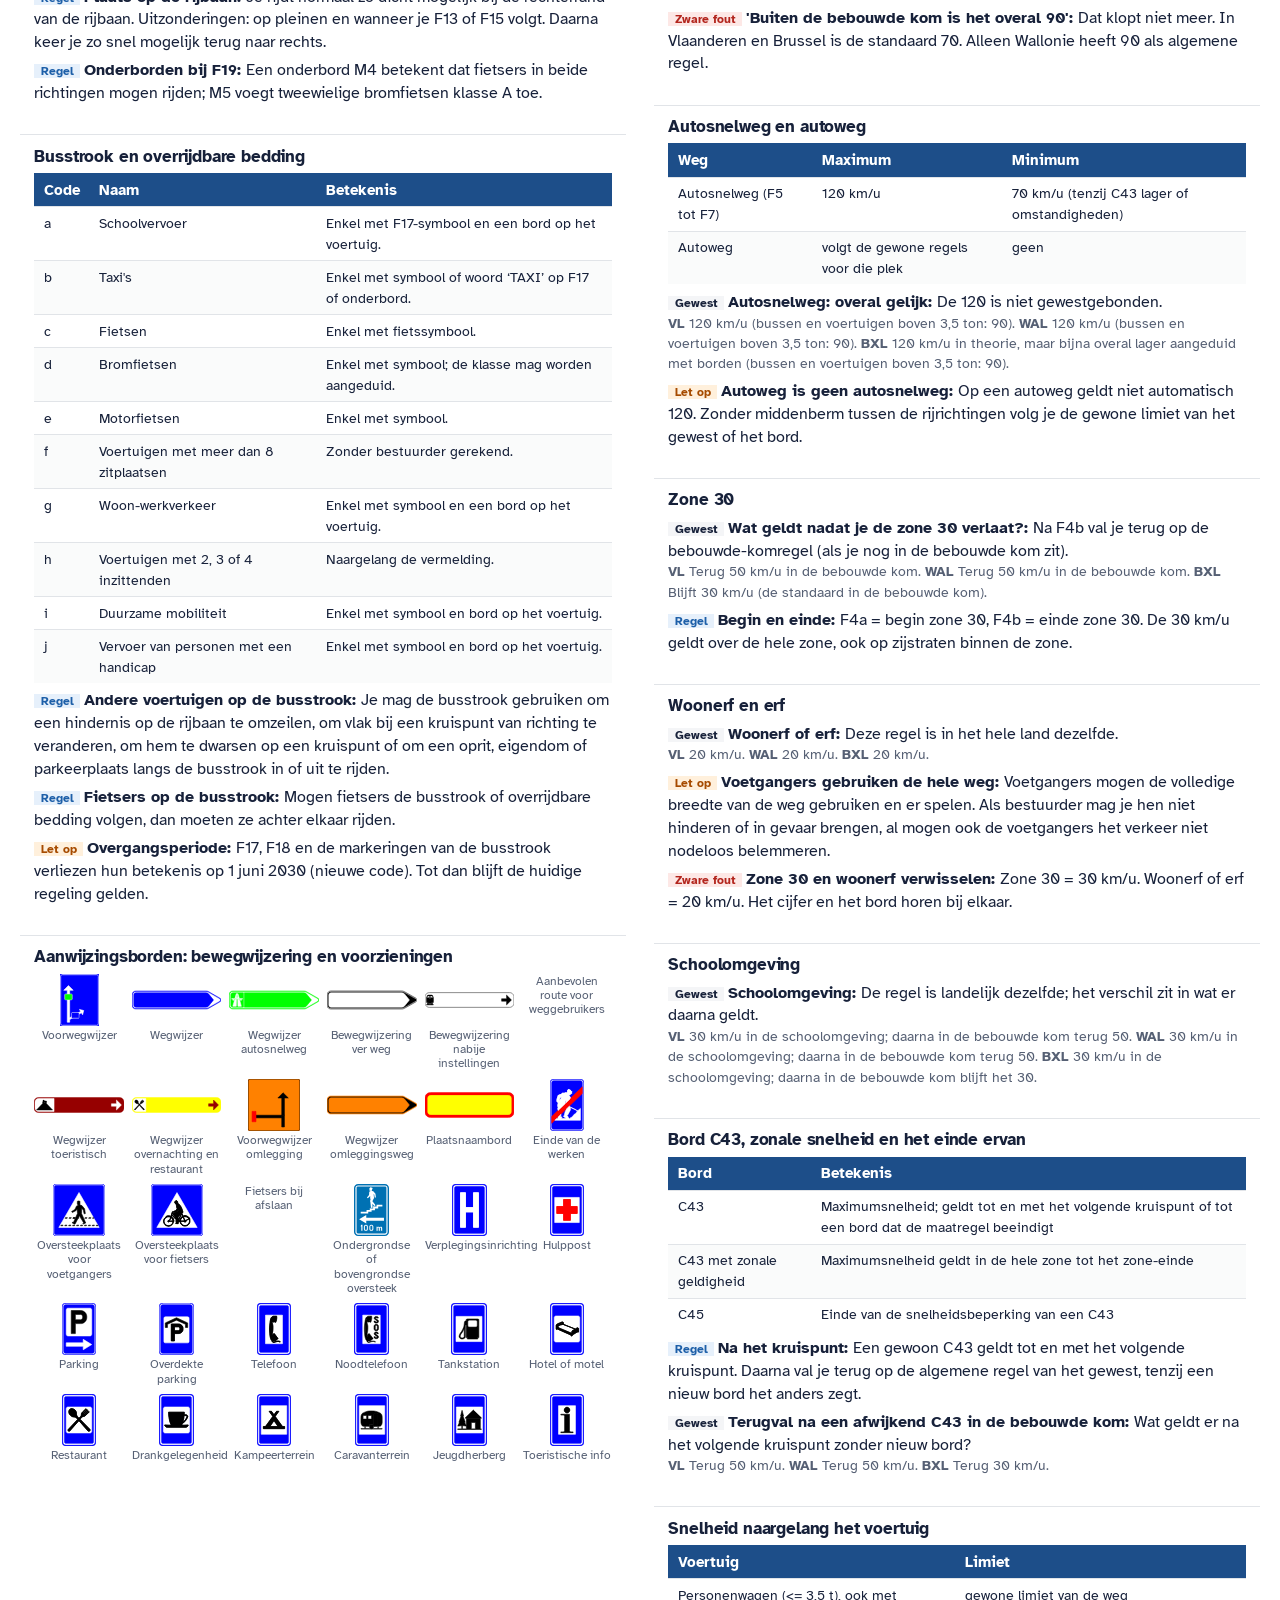
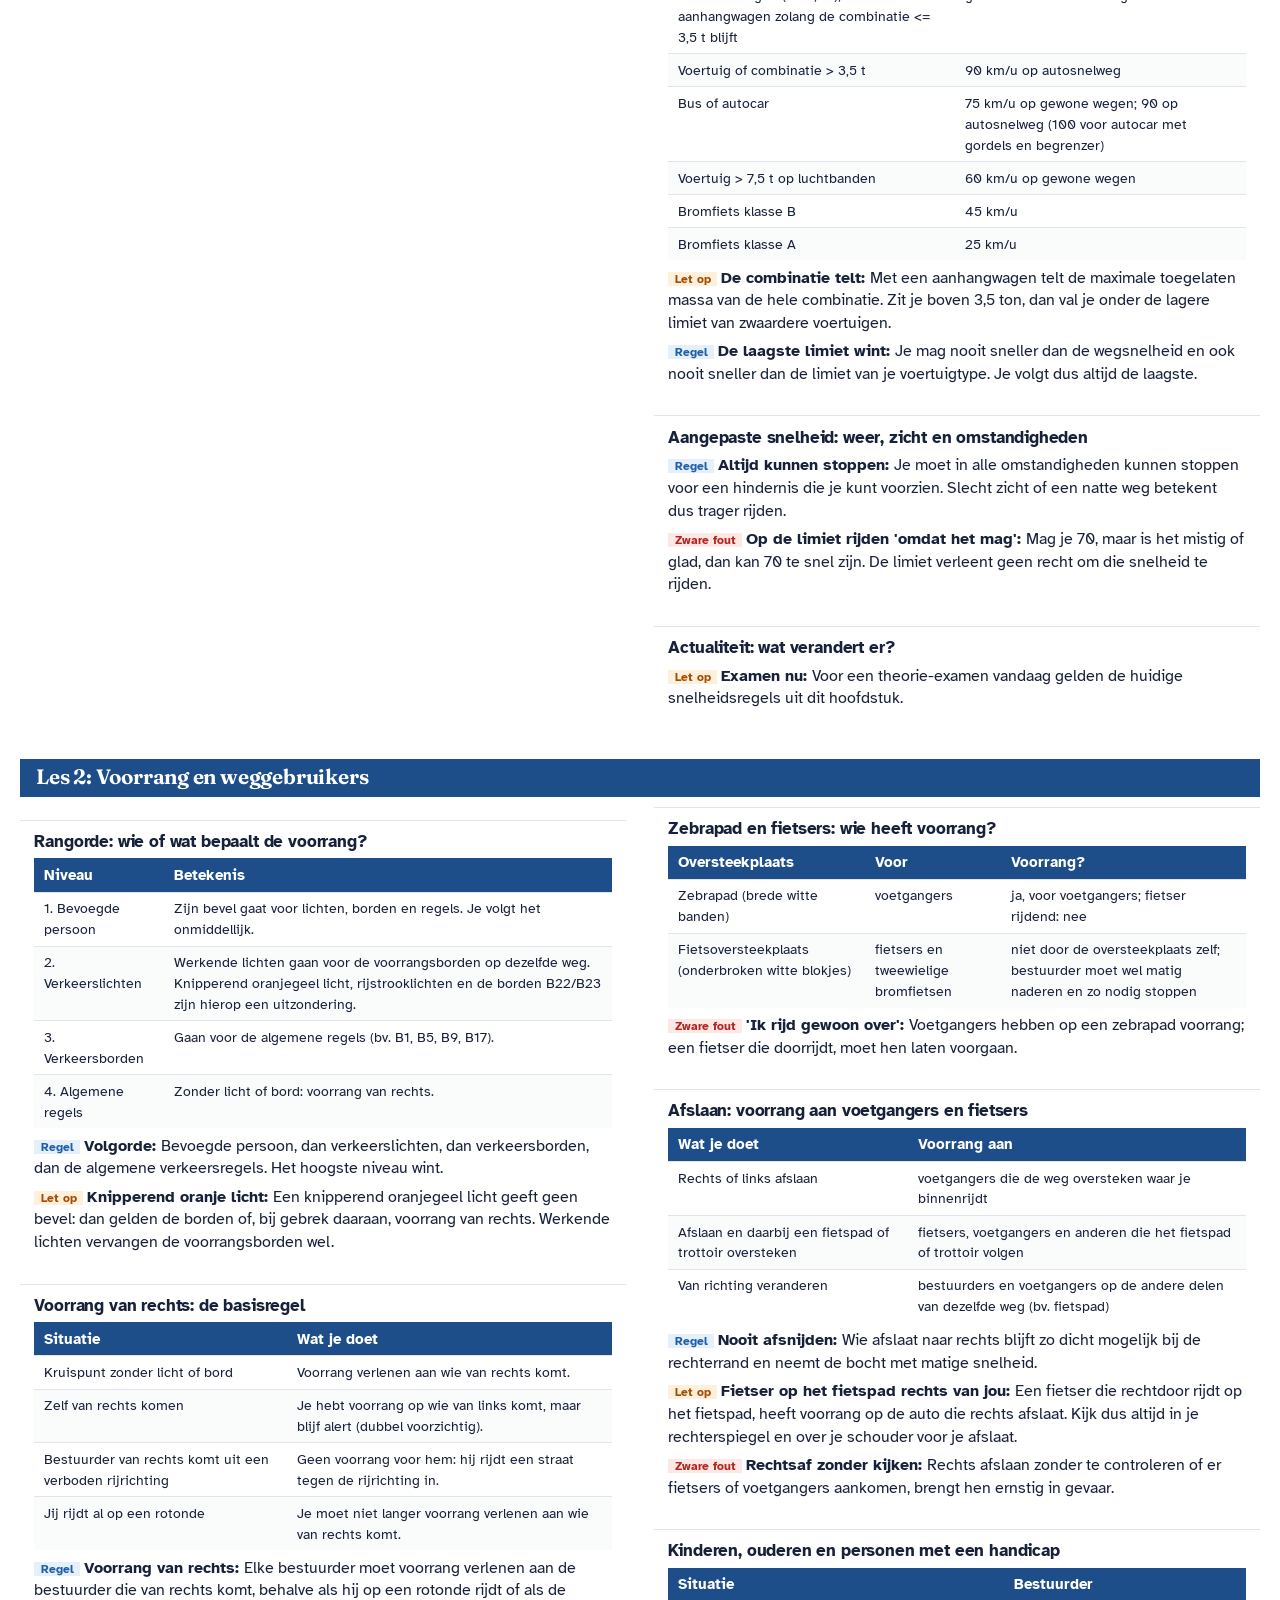
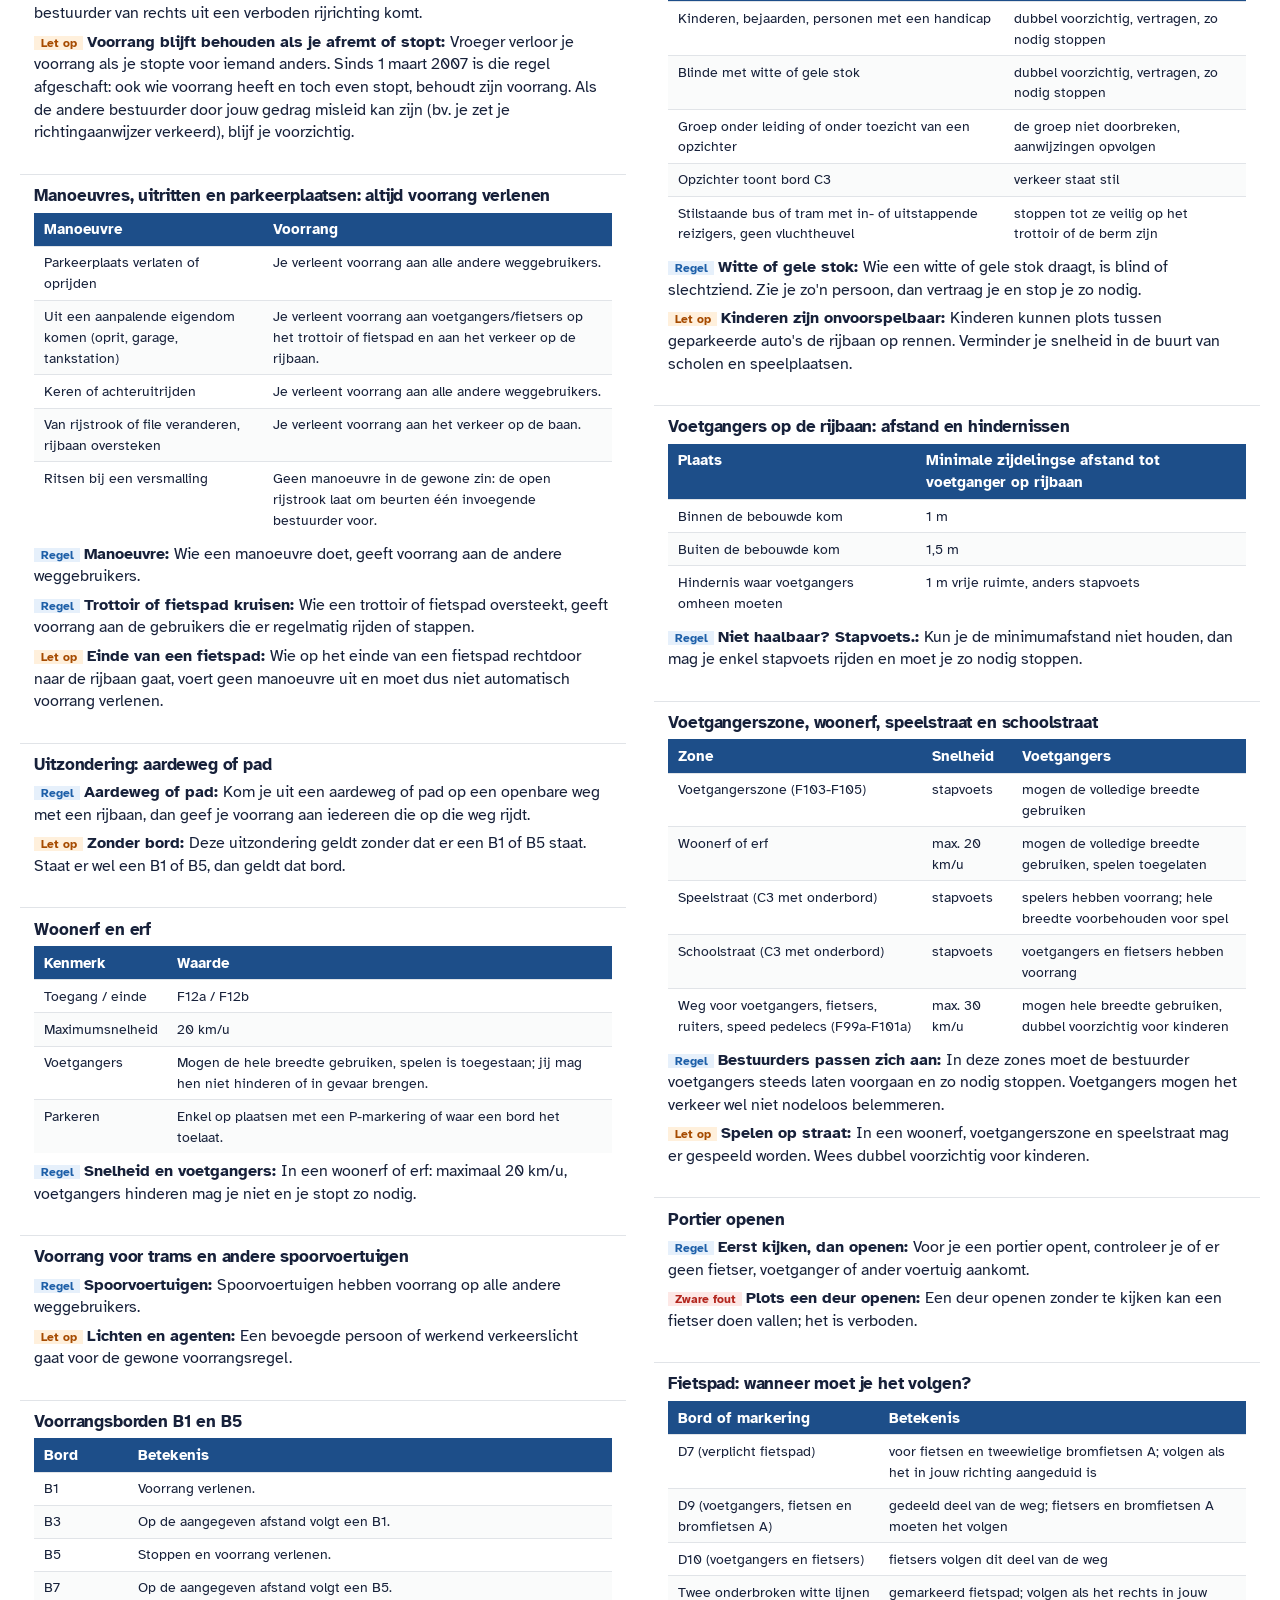
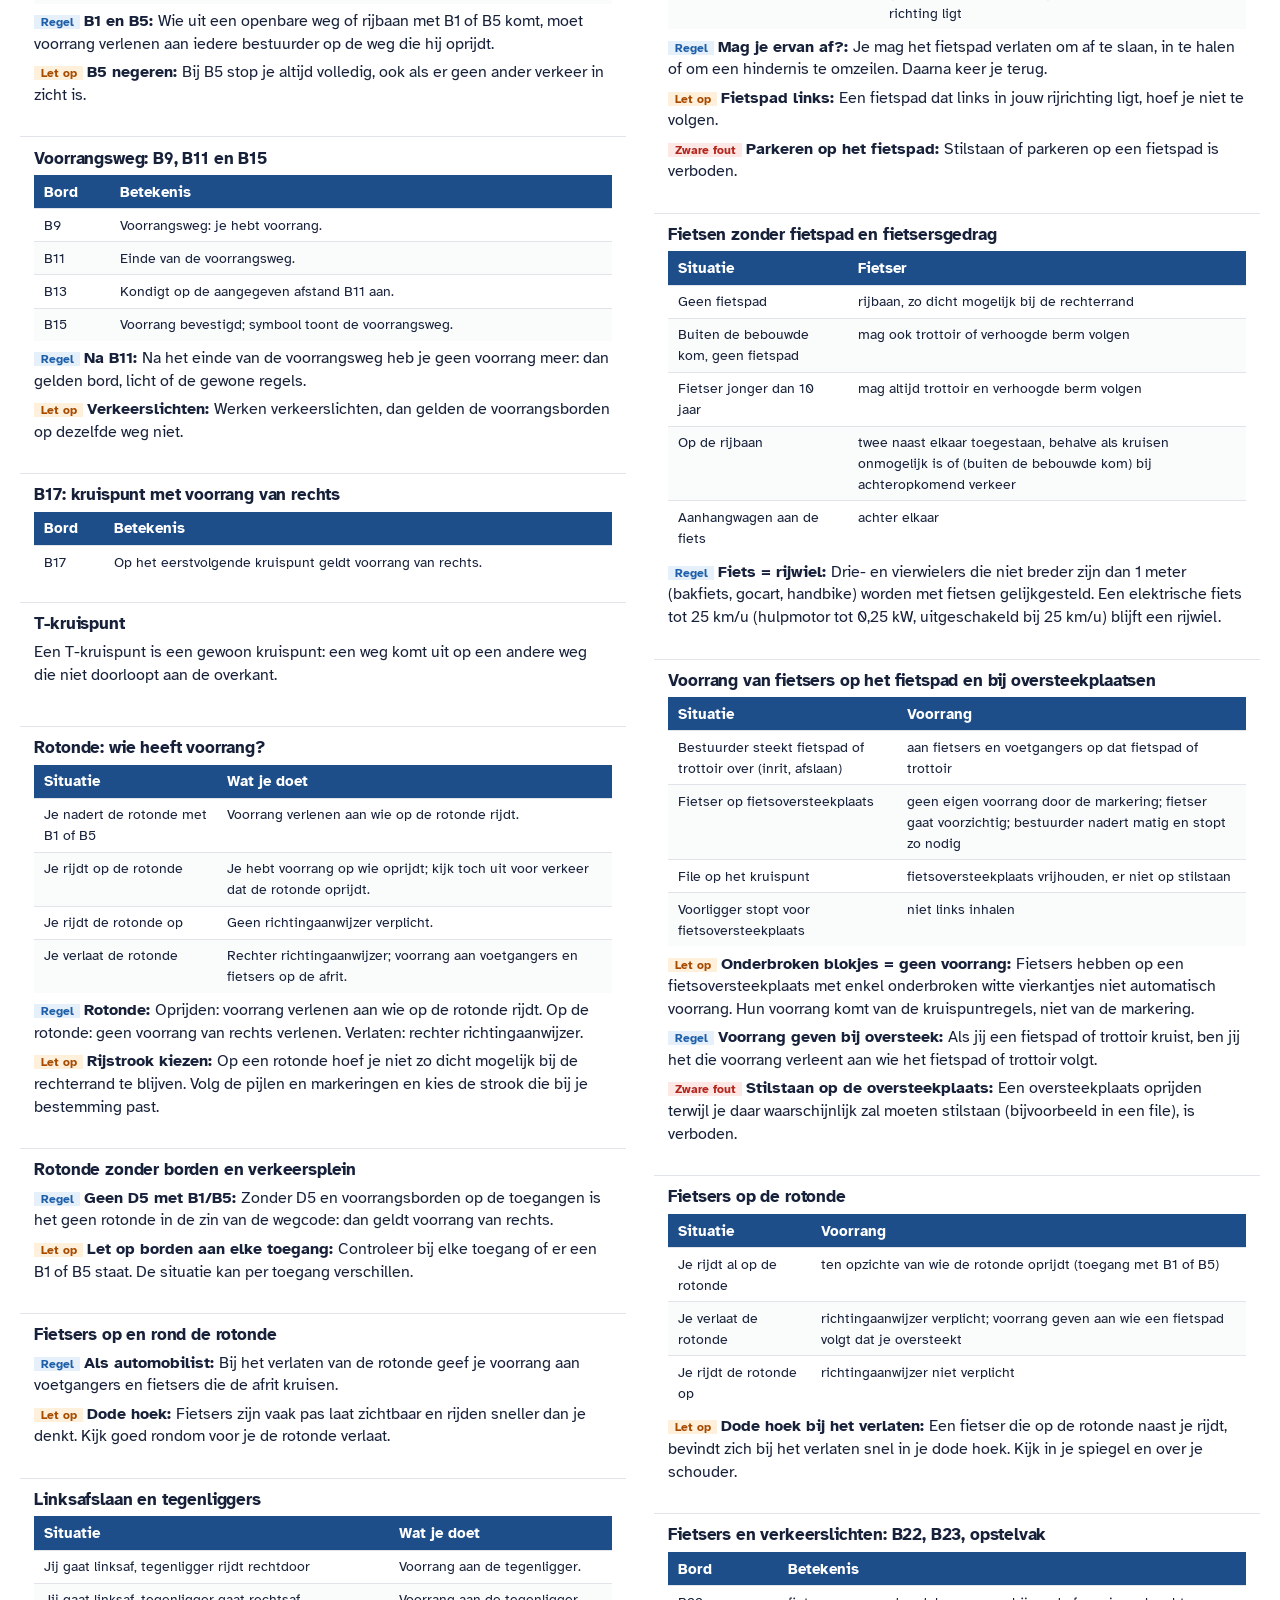
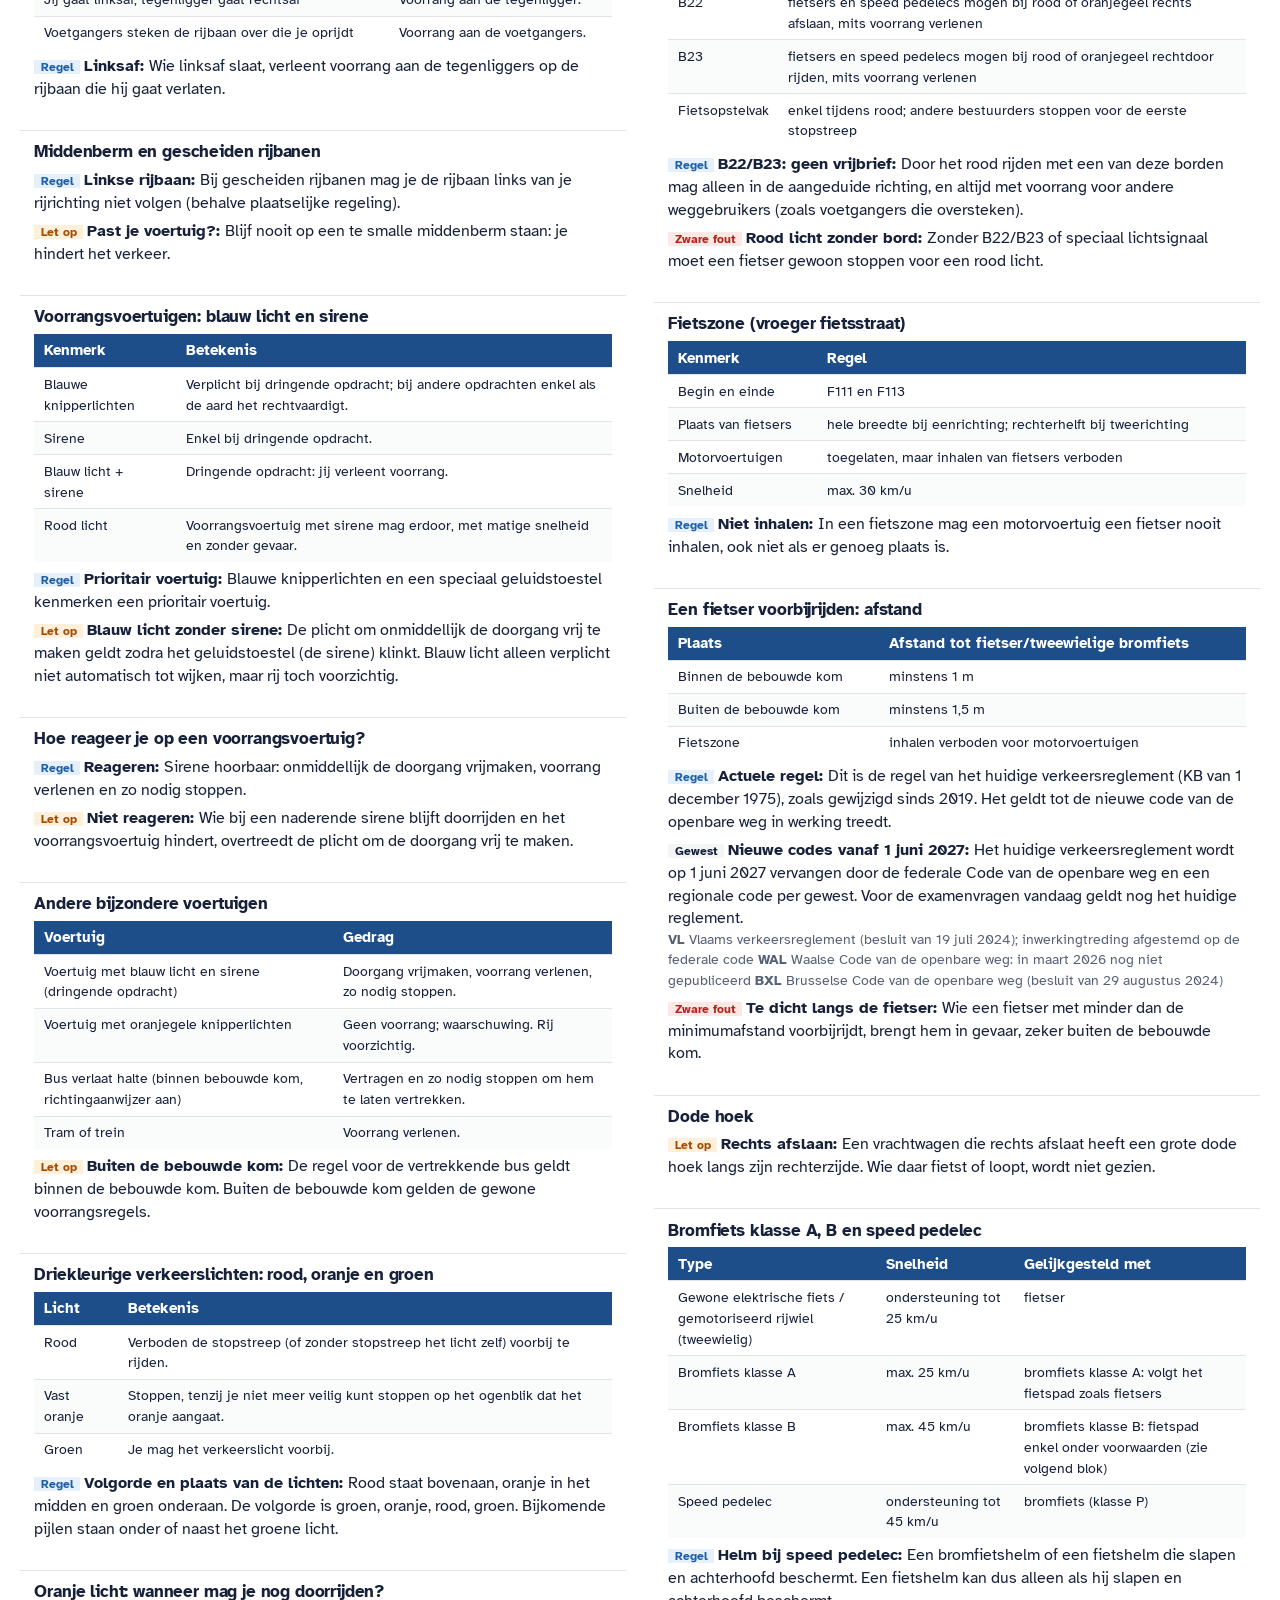
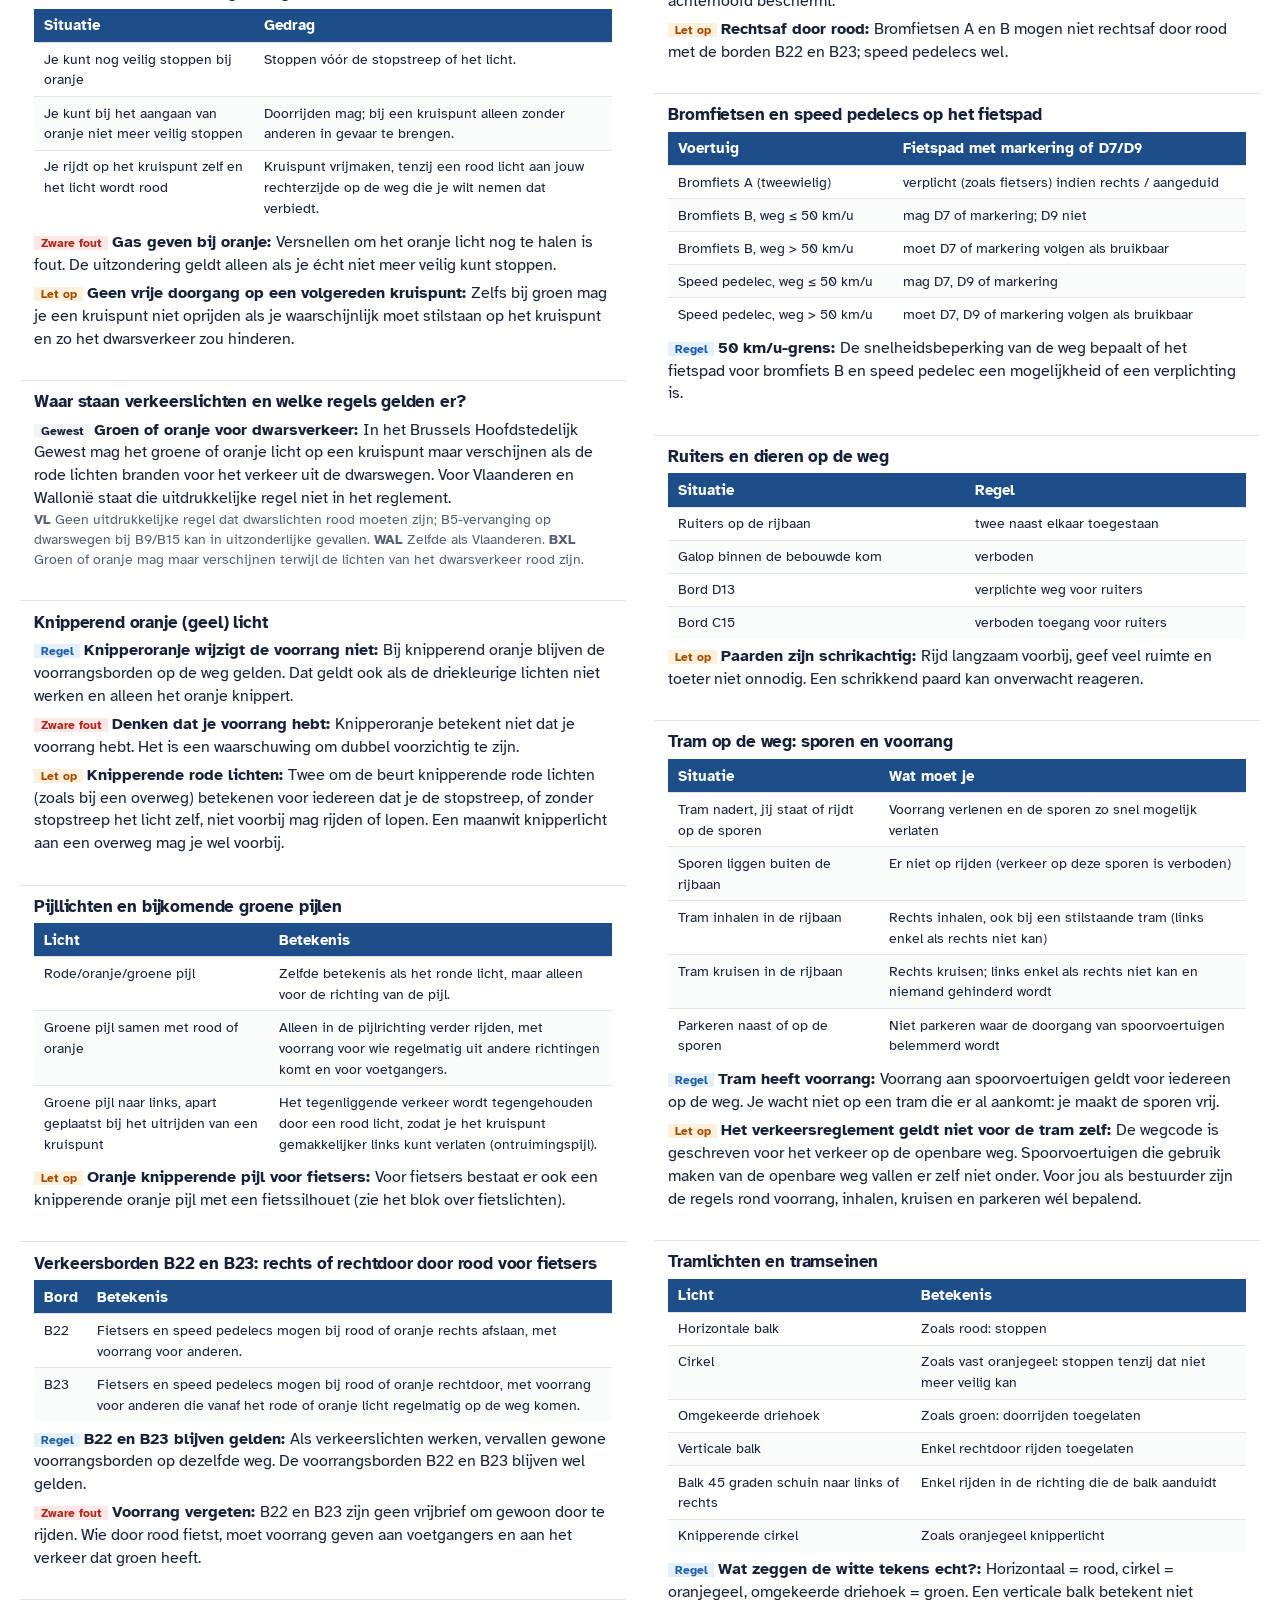
<file: site/spiekbrief.html>
<!doctype html>
<html lang="nl-BE">
<head>
<meta charset="utf-8">
<meta name="viewport" content="width=device-width, initial-scale=1">
<title>Spiekbrief · Theorie rijbewijs B Vlaanderen</title>
<meta name="description" content="Gratis online cursus voor het theorie-examen rijbewijs B in Vlaanderen: uitleg, oefeningen en proefexamen.">
<meta name="color-scheme" content="light dark">
<link rel="icon" href="data:image/svg+xml,%3Csvg xmlns='http://www.w3.org/2000/svg' viewBox='0 0 32 32'%3E%3Crect width='32' height='32' rx='7' fill='%231d4e89'/%3E%3Cpath d='M16 5l9 17H7z' fill='%23f5b800' stroke='%23fff' stroke-width='2' stroke-linejoin='round'/%3E%3Crect x='15' y='11' width='2' height='6' fill='%231d4e89'/%3E%3Crect x='15' y='19' width='2' height='2' fill='%231d4e89'/%3E%3C/svg%3E">
<link rel="preconnect" href="https://fonts.googleapis.com">
<link rel="preconnect" href="https://fonts.gstatic.com" crossorigin>
<link rel="stylesheet" href="https://fonts.googleapis.com/css2?family=Atkinson+Hyperlegible:ital,wght@0,400;0,700;1,400&family=Fraunces:opsz,wght@9..144,600;9..144,700&display=swap">
<script>(function(){try{var t=localStorage.getItem('rbc.theme');if(t==='dark'||t==='light')document.documentElement.setAttribute('data-theme',t);}catch(e){}})();</script>
<link rel="stylesheet" href="css/style.css">
</head>
<body data-page="spiek" class="">
<a class="skip" href="#main">Naar de inhoud</a>
<header class="topbar">
  <div class="topbar-in">
    <a class="brand" href="index.html" aria-label="Theorie rijbewijs B, startpagina">
      <svg class="brand-mark" viewBox="0 0 32 32" aria-hidden="true"><rect width="32" height="32" rx="8" fill="currentColor"/><path d="M16 6l9 16.5H7z" fill="#f5b800" stroke="#fff" stroke-width="1.8" stroke-linejoin="round"/><rect x="15" y="11.5" width="2" height="5.5" fill="#1d4e89"/><rect x="15" y="19" width="2" height="2" fill="#1d4e89"/></svg>
      <span class="brand-text">Theorie rijbewijs B<small>Vlaanderen</small></span>
    </a>
    <button class="menu-btn" id="menu-btn" aria-expanded="false" aria-controls="site-nav"><svg viewBox="0 0 24 24" width="22" height="22" aria-hidden="true"><path d="M4 7h16M4 12h16M4 17h16" stroke="currentColor" stroke-width="2" stroke-linecap="round" fill="none"/></svg><span class="sr">Menu</span></button>
    <nav class="sitenav" id="site-nav" aria-label="Hoofdmenu"><ul><li><a href="index.html">Start</a></li><li><a href="les1.html">Les 1</a></li><li><a href="les2.html">Les 2</a></li><li><a href="les3.html">Les 3</a></li><li><a href="les4.html">Les 4</a></li><li><a href="examen.html">Proefexamen</a></li><li><a href="oefenbank.html">Oefenbank</a></li><li><a href="spiekbrief.html" aria-current="page">Spiekbrief</a></li><li><a href="mijnfouten.html">Mijn fouten</a></li><li><a href="bronnen.html">Bronnen</a></li></ul></nav>
    <button class="theme-btn" id="theme-btn" type="button" aria-label="Wissel tussen lichte en donkere modus" title="Licht / donker"><svg class="ic-moon" viewBox="0 0 24 24" width="20" height="20" aria-hidden="true"><path d="M20 14.5A8 8 0 019.5 4 8 8 0 1020 14.5z" fill="currentColor"/></svg><svg class="ic-sun" viewBox="0 0 24 24" width="20" height="20" aria-hidden="true"><circle cx="12" cy="12" r="4.2" fill="currentColor"/><path d="M12 2v3M12 19v3M2 12h3M19 12h3M4.9 4.9l2.1 2.1M17 17l2.1 2.1M4.9 19.1L7 17M17 7l2.1-2.1" stroke="currentColor" stroke-width="2" stroke-linecap="round"/></svg></button>
  </div>
</header>
<main id="main" class="wrap spiek"><header class="page-head no-print"><p class="eyebrow">Samenvatting</p><h1>Spiekbrief</h1><p class="lead">De belangrijkste regels, borden en snelheden op één blad. Kies welke lessen je wilt zien en druk af (Ctrl+P).</p><div id="spiek-controls" class="spiek-controls"></div></header><div id="spiek-root"></div></main>
<footer class="footer">
  <p>Gratis leermiddel, geen officiële uitgave van de overheid. Controleer belangrijke regels altijd bij de <a href="bronnen.html">bronnen</a>. Afbeeldingen: <a href="bronnen.html#afbeeldingen">auteurs en licenties</a>. Je voortgang blijft enkel in je eigen browser.</p>
</footer>
<noscript><p class="noscript">Voor deze cursus is JavaScript nodig (voor de oefeningen en het bladeren door de pagina's).</p></noscript>
<script defer src="data/cursus.js"></script>
<script defer src="js/common.js"></script>
<script defer src="js/pages.js"></script>
</body>
</html>
</file>
<file: site/css/style.css>
/* Theorie rijbewijs B – stijl. Palet: wegblauw als inkt, signaalgeel als accent, bordkleuren met betekenis. */
:root {
  --paper: #ffffff; --surface: #ffffff; --surface-2: #f4f5f7; --ink: #17213a; --muted: #566074; --line: #e1e4e8; --hl: #fff2a8;
  --brand: #1d4e89; --brand-ink: #ffffff; --brand-soft: #e3edf9; --accent: #f5b800; --accent-ink: #231a00;
  --ok: #17693f; --ok-bg: #e2f4ea; --bad: #b3261e; --bad-bg: #fde8e6; --warn: #8a4b00; --warn-bg: #fff0d6;
  --regel: #1d5fa8; --regel-bg: #e6f0fb; --letop: #a64b00; --letop-bg: #fff0dc; --zware: #b3261e; --zware-bg: #fde8e6; --tip: #17693f; --tip-bg: #e3f5ea;
  --catA: #d4281f; --catB: #f5b800; --catC: #d4281f; --catD: #1d5fa8; --catE: #1d5fa8; --catF: #1d5fa8;
  --shadow: 0 1px 2px rgba(23,33,58,.06), 0 6px 20px rgba(23,33,58,.06);
  --radius: 14px; --radius-sm: 8px; --header-h: 64px;
  --font-body: "Atkinson Hyperlegible", "Segoe UI", system-ui, -apple-system, Roboto, sans-serif;
  --font-head: "Fraunces", "Iowan Old Style", Georgia, serif;
  color-scheme: light;
}
@media (prefers-color-scheme: dark) {
  :root:not([data-theme="light"]) { --dark: 1; }
}
:root[data-theme="dark"], :root:not([data-theme="light"]) {
  /* wordt hieronder enkel toegepast via media/handmatig */
}
@media (prefers-color-scheme: dark) {
  :root:not([data-theme="light"]) {
    --paper: #15171a; --surface: #1e2125; --surface-2: #272b30; --ink: #eef0f3; --muted: #b0b7c1; --line: #353a41; --hl: rgba(245,196,0,.32);
    --brand: #7db2ee; --brand-ink: #0b1626; --brand-soft: #243246; --accent: #f5b800; --accent-ink: #231a00;
    --ok: #6fd69b; --ok-bg: #1b2e24; --bad: #ff8f86; --bad-bg: #3a1815; --warn: #ffc46b; --warn-bg: #36260a;
    --regel: #8dbdf2; --regel-bg: #1d2b3f; --letop: #ffb36b; --letop-bg: #382207; --zware: #ff8f86; --zware-bg: #3a1815; --tip: #6fd69b; --tip-bg: #1b2e24;
    --shadow: 0 1px 2px rgba(0,0,0,.4), 0 6px 20px rgba(0,0,0,.3); color-scheme: dark;
  }
}
:root[data-theme="dark"] {
  --paper: #15171a; --surface: #1e2125; --surface-2: #272b30; --ink: #eef0f3; --muted: #b0b7c1; --line: #353a41; --hl: rgba(245,196,0,.32);
  --brand: #7db2ee; --brand-ink: #0b1626; --brand-soft: #243246; --accent: #f5b800; --accent-ink: #231a00;
  --ok: #6fd69b; --ok-bg: #1b2e24; --bad: #ff8f86; --bad-bg: #3a1815; --warn: #ffc46b; --warn-bg: #36260a;
  --regel: #8dbdf2; --regel-bg: #1d2b3f; --letop: #ffb36b; --letop-bg: #382207; --zware: #ff8f86; --zware-bg: #3a1815; --tip: #6fd69b; --tip-bg: #1b2e24;
  --shadow: 0 1px 2px rgba(0,0,0,.4), 0 6px 20px rgba(0,0,0,.3); color-scheme: dark;
}

*, *::before, *::after { box-sizing: border-box; }
html { scroll-behavior: smooth; -webkit-text-size-adjust: 100%; }
body { margin: 0; background: var(--paper); color: var(--ink); font: 400 1.125rem/1.65 var(--font-body); min-height: 100vh; display: flex; flex-direction: column; }
body > main, body > .book-layout { flex: 1 0 auto; }
img { max-width: 100%; height: auto; }
a { color: var(--brand); text-underline-offset: .18em; }
a:hover { text-decoration-thickness: 2px; }
h1, h2, h3 { font-family: var(--font-head); line-height: 1.2; margin: 0 0 .5em; font-weight: 650; letter-spacing: -.01em; }
h1 { font-size: clamp(2rem, 4.2vw, 3rem); }
h2 { font-size: clamp(1.45rem, 2.6vw, 1.9rem); }
h3 { font-size: 1.25rem; }
p { margin: 0 0 1em; }
code { background: var(--surface-2); padding: .05em .35em; border-radius: 5px; font-size: .92em; }
kbd { border: 1px solid var(--line); border-bottom-width: 2px; border-radius: 6px; padding: 0 .4em; background: var(--surface); font: inherit; font-size: .85em; }
.sr { position: absolute !important; width: 1px; height: 1px; overflow: hidden; clip: rect(0 0 0 0); white-space: nowrap; }
.muted { color: var(--muted); } .small { font-size: .9rem; }
.eyebrow { color: var(--muted); font-weight: 700; font-size: .95rem; margin: 0 0 .35rem; }
.lead { font-size: 1.25rem; color: var(--muted); max-width: 46rem; }
:focus-visible { outline: 3px solid var(--accent); outline-offset: 2px; border-radius: 4px; }
.skip { position: absolute; left: -999px; top: 0; background: var(--accent); color: var(--accent-ink); padding: .6rem 1rem; z-index: 100; }
.skip:focus { left: 8px; top: 8px; }
.loading { color: var(--muted); }
.noscript { padding: 1rem; background: var(--warn-bg); color: var(--warn); text-align: center; }

/* header */
.topbar { position: sticky; top: 0; z-index: 50; background: var(--surface); border-bottom: 1px solid var(--line); height: var(--header-h); }
.topbar::after { content: ""; position: absolute; left: 0; right: 0; bottom: -1px; height: 3px; background: repeating-linear-gradient(90deg, var(--accent) 0 28px, transparent 28px 44px); opacity: .9; }
.topbar-in { max-width: 1440px; margin: 0 auto; padding: 0 20px; height: 100%; display: flex; align-items: center; gap: 18px; }
.brand { display: flex; align-items: center; gap: 10px; text-decoration: none; color: var(--ink); flex: none; }
.brand-mark { width: 36px; height: 36px; color: var(--brand); }
.brand-text { font-family: var(--font-head); font-weight: 700; font-size: 1.1rem; line-height: 1.05; display: flex; flex-direction: column; }
.brand-text small { font-family: var(--font-body); font-weight: 400; font-size: .8rem; color: var(--muted); }
.sitenav { flex: 1; min-width: 0; }
.sitenav ul { list-style: none; margin: 0; padding: 0; display: flex; gap: 2px; flex-wrap: nowrap; overflow-x: auto; scrollbar-width: none; }
.sitenav a { display: block; padding: .45rem .75rem; border-radius: 999px; text-decoration: none; color: var(--ink); font-size: 1rem; white-space: nowrap; }
.sitenav a:hover { background: var(--surface-2); }
.sitenav a[aria-current="page"] { background: var(--brand); color: var(--brand-ink); font-weight: 700; }
.theme-btn, .menu-btn { background: none; border: 1px solid var(--line); border-radius: 999px; width: 40px; height: 40px; display: grid; place-items: center; color: var(--ink); cursor: pointer; flex: none; }
.theme-btn:hover, .menu-btn:hover { background: var(--surface-2); }
.menu-btn { display: none; }
.ic-sun { display: none; }
:root[data-theme="dark"] .ic-sun { display: block; } :root[data-theme="dark"] .ic-moon { display: none; }
@media (prefers-color-scheme: dark) { :root:not([data-theme="light"]) .ic-sun { display: block; } :root:not([data-theme="light"]) .ic-moon { display: none; } }
@media (max-width: 1100px) {
  .menu-btn { display: grid; margin-left: auto; }
  .sitenav { display: none; position: absolute; left: 0; right: 0; top: var(--header-h); background: var(--surface); border-bottom: 1px solid var(--line); padding: 8px 16px 16px;  }
  .sitenav.open { display: block; }
  .sitenav ul { flex-direction: column; overflow: visible; }
  .sitenav a { padding: .8rem 1rem; }
  .brand-text small { display: none; }
}
.footer { border-top: 1px solid var(--line); padding: 1.5rem 20px 2.5rem; color: var(--muted); font-size: .95rem; margin-top: 3rem; }
.footer p { max-width: 62rem; margin: 0 auto; }

/* layout helpers */
.wrap { max-width: 1180px; margin: 0 auto; padding: 32px 20px 0; width: 100%; }
.wrap.narrow { max-width: 900px; }
.card { background: var(--surface); border: 1px solid var(--line); border-radius: var(--radius); padding: 1.4rem 1.5rem;  }
.page-head { margin-bottom: 1.5rem; } .page-head.compact { margin-bottom: 1rem; } .page-head.compact h1 { font-size: 1.8rem; }
.section-title { margin: 3rem 0 1rem; }
.notice { background: var(--brand-soft);  padding: .9rem 1.1rem; border-radius: var(--radius-sm); }
.notice.warn { background: var(--warn-bg); border-color: var(--accent); color: var(--ink); display: flex; gap: .75rem; align-items: center; flex-wrap: wrap; }
.notice.ok { background: var(--ok-bg); border-color: var(--ok); }
.btn { display: inline-flex; align-items: center; justify-content: center; gap: .45rem; font: inherit; font-weight: 700; font-size: 1rem; padding: .65rem 1.1rem; border-radius: 999px; border: 2px solid var(--line); background: var(--surface); color: var(--ink); cursor: pointer; text-decoration: none; min-height: 44px; transition: transform .12s, background .15s, border-color .15s; }
.btn:hover { border-color: var(--brand); background: var(--brand-soft); }
.btn:active { transform: translateY(1px); }
.btn-primary { background: var(--brand); border-color: var(--brand); color: var(--brand-ink); }
.btn-primary:hover { background: var(--brand); filter: brightness(1.12); }
.btn-accent { background: var(--accent); border-color: var(--accent); color: var(--accent-ink); }
.btn-accent:hover { background: var(--accent); filter: brightness(1.06); }
.btn-ghost { border-color: transparent; background: transparent; color: var(--brand); }
.btn-lg { padding: .85rem 1.5rem; font-size: 1.1rem; } .btn-sm { padding: .35rem .8rem; min-height: 36px; font-size: .9rem; }
.btn[disabled], .btn.disabled { opacity: .45; pointer-events: none; }
.btn[hidden] { display: none; }
.badge { display: inline-block; padding: .1rem .65rem; border-radius: 999px; font-size: .85rem; font-weight: 700; }
.badge-ok { background: var(--ok-bg); color: var(--ok); } .badge-bad { background: var(--bad-bg); color: var(--bad); } .badge-info { background: var(--brand-soft); color: var(--brand); }
.count-badge { background: var(--bad); color: #fff; border-radius: 999px; font-size: .8rem; padding: 0 .5rem; vertical-align: middle; font-family: var(--font-body); }
.chip { display: inline-block; padding: 0 .6rem; border-radius: 6px; font-weight: 700; font-size: .9rem; }
.chip-regel { background: var(--regel-bg); color: var(--regel); } .chip-letop { background: var(--letop-bg); color: var(--letop); } .chip-zwarefout { background: var(--zware-bg); color: var(--zware); } .chip-tip { background: var(--tip-bg); color: var(--tip); }
.tag-list { list-style: none; margin: .5rem 0; padding: 0; display: flex; flex-wrap: wrap; gap: .4rem; }
.tag-list li { background: var(--surface-2); border-radius: 999px; padding: .1rem .7rem; font-size: .9rem; color: var(--muted); }
.ticks { list-style: none; padding: 0; margin: 0 0 1rem; }
.ticks li { position: relative; padding-left: 1.9rem; margin-bottom: .6rem; }
.ticks li::before { content: ""; position: absolute; left: 0; top: .35em; width: 1.15rem; height: 1.15rem; border-radius: 50%; background: var(--ok-bg) url("data:image/svg+xml,%3Csvg xmlns='http://www.w3.org/2000/svg' viewBox='0 0 24 24' fill='none' stroke='%2317693f' stroke-width='3.5' stroke-linecap='round' stroke-linejoin='round'%3E%3Cpath d='M5 12.5l4.5 4.5L19 7.5'/%3E%3C/svg%3E") center/70% no-repeat; }
.prose p, .prose ul, .prose ol { max-width: 46rem; }
.prose ul, .prose ol { padding-left: 1.4rem; } .prose li { margin-bottom: .35rem; }
.prose strong { font-weight: 700; }

/* start */
.hero { display: grid; grid-template-columns: 1.3fr 1fr; gap: 40px; align-items: center; padding: 1rem 0 .5rem; }
.hero h1 { font-size: clamp(2.3rem, 5vw, 3.8rem); margin-bottom: .4em; }
.hero h1 span { display: block; color: var(--brand); }
.hero-actions { display: flex; gap: .8rem; flex-wrap: wrap; margin-top: 1.4rem; }
.ring-wrap { display: flex; gap: 1.2rem; align-items: center; }
.ring { position: relative; width: 132px; height: 132px; flex: none; }
.ring-bg { fill: none; stroke: var(--surface-2); stroke-width: 10; } .ring-fg { fill: none; stroke: var(--accent); stroke-width: 10; stroke-linecap: round; transition: stroke-dashoffset 1s ease; }
.ring-n { position: absolute; inset: 0; display: flex; align-items: center; justify-content: center; font: 700 2.2rem/1 var(--font-head); }
.ring-n small { font-size: 1rem; margin-left: 2px; align-self: center; }
.ring-text h2 { font-size: 1.3rem; margin-bottom: .4rem; }
.mini-stats { list-style: none; padding: 0; margin: 0; font-size: 1rem; color: var(--muted); } .mini-stats li { margin-bottom: .2rem; } .mini-stats strong { color: var(--ink); }
.hero-progress .notice { margin-top: 1rem; font-size: .95rem; }
.lesson-grid { display: grid; grid-template-columns: repeat(2, 1fr); gap: 20px; }
.lesson-card { display: flex; gap: 1.1rem; text-decoration: none; color: var(--ink); position: relative; overflow: hidden; transition: transform .18s; border-top: 6px solid var(--lc, var(--brand)); }
.lesson-card:hover { transform: translateY(-3px);  }
.lesson-card.les-1 { --lc: var(--catA); } .lesson-card.les-2 { --lc: var(--catB); } .lesson-card.les-3 { --lc: var(--catD); } .lesson-card.les-4 { --lc: var(--ok); }
.lesson-n { flex: none; width: 56px; height: 56px; border-radius: 50%; display: grid; place-items: center; font: 700 1.8rem var(--font-head); background: var(--lc); color: #fff; }
.les-2 .lesson-n { color: #231a00; }
.lesson-body { min-width: 0; flex: 1; } .lesson-body h3 { margin-bottom: .3rem; } .lesson-body p.muted { font-size: 1rem; margin-bottom: .4rem; }
.lesson-meta { display: flex; gap: 1rem; flex-wrap: wrap; color: var(--muted); font-size: .95rem; margin: .6rem 0; }
.lesson-cta { display: inline-block; margin-top: .7rem; font-weight: 700; color: var(--brand); }
.tool-grid { display: grid; grid-template-columns: repeat(4, 1fr); gap: 18px; }
.tool { text-decoration: none; color: var(--ink); display: block; transition: transform .18s; } .tool:hover { transform: translateY(-3px); }
.tool h3 { font-size: 1.2rem; margin: .5rem 0 .3rem; } .tool p { margin: 0; color: var(--muted); font-size: 1rem; }
.tool-ic { display: grid; place-items: center; width: 48px; height: 48px; border-radius: 12px; background: var(--brand-soft); color: var(--brand); }
.steps { display: grid; grid-template-columns: repeat(4, 1fr); gap: 16px; margin-bottom: 20px; counter-reset: s; }
.step-n { display: grid; place-items: center; width: 34px; height: 34px; border-radius: 50%; background: var(--accent); color: var(--accent-ink); font-weight: 700; margin-bottom: .6rem; }
.step h3 { font-size: 1.15rem; } .step p { font-size: 1rem; margin: 0; color: var(--muted); }
.two-col { display: grid; grid-template-columns: 1fr 1fr; gap: 20px; }
.intro-sec .notice { margin-top: 20px; }
@media (max-width: 1000px) { .hero, .two-col { grid-template-columns: 1fr; } .tool-grid, .steps { grid-template-columns: repeat(2, 1fr); } }
@media (max-width: 700px) { .lesson-grid, .tool-grid, .steps { grid-template-columns: 1fr; } .ring-wrap { flex-direction: column; text-align: center; } }

/* theorie */
.cat-A { border-color: var(--catA) !important; } .cat-B { border-color: var(--catB) !important; } .cat-C { border-color: var(--catC) !important; } .cat-D, .cat-E, .cat-F { border-color: var(--catD) !important; }
.tbl-wrap { overflow-x: auto; margin: 1.2rem 0; border: 1px solid var(--line); border-radius: var(--radius-sm); max-width: 100%; }
.tbl { width: 100%; border-collapse: collapse; font-size: 1.02rem; background: var(--surface); }
.tbl th, .tbl td { padding: .65rem .9rem; text-align: left; vertical-align: top; border-bottom: 1px solid var(--line); }
.tbl thead th { background: var(--brand); color: var(--brand-ink); font-size: .95rem; position: sticky; top: 0; }
.tbl tbody th { font-weight: 700; background: var(--surface-2); }
.tbl tbody tr:nth-child(even) td { background: color-mix(in srgb, var(--surface-2) 45%, transparent); }
.tbl tbody tr:last-child > * { border-bottom: 0; }
.cell-sign { display: flex !important; align-items: center; gap: .7rem; }
.tbl-compact { font-size: .9rem; } .tbl-compact th, .tbl-compact td { padding: .35rem .6rem; }
@media (max-width: 640px) {
  .tbl:not(.tbl-ex):not(.tbl-compact) thead { display: none; }
  .tbl:not(.tbl-ex):not(.tbl-compact), .tbl:not(.tbl-ex):not(.tbl-compact) tbody, .tbl:not(.tbl-ex):not(.tbl-compact) tr { display: block; }
  .tbl:not(.tbl-ex):not(.tbl-compact) tr { padding: .6rem .8rem; border-bottom: 1px solid var(--line); }
  .tbl:not(.tbl-ex):not(.tbl-compact) th, .tbl:not(.tbl-ex):not(.tbl-compact) td { display: block; border: 0; padding: .15rem 0; background: none !important; }
  .tbl:not(.tbl-ex):not(.tbl-compact) td::before { content: attr(data-label); display: block; font-size: .78rem; font-weight: 700; color: var(--muted); }
  .tbl:not(.tbl-ex):not(.tbl-compact) .cell-sign { display: flex !important; }
  .tbl:not(.tbl-ex):not(.tbl-compact) .cell-sign::before { display: none; }
}


/* lezer (volledig scherm) */
body[data-page="les"] .sitenav, body[data-page="les"] .menu-btn, body[data-page="les"] .footer { display: none; }
body[data-page="les"] .topbar { height: 52px; --header-h: 52px; }
body[data-page="les"] .topbar::after { display: none; }
body[data-page="les"] .topbar-in { justify-content: space-between; }
body[data-page="les"] .brand-text small { display: none; }
body[data-page="les"] .brand-mark { width: 30px; height: 30px; }
.reader { flex: 1 0 auto; width: 100%; max-width: 1180px; margin: 0 auto; padding: clamp(18px, 4vw, 48px) clamp(16px, 4vw, 40px) 150px; outline: none; }
.slide-wrap.enter { animation: pageIn .3s ease both; }
@keyframes pageIn { from { opacity: 0; transform: translateX(12px); } to { opacity: 1; transform: none; } }
.slide { max-width: 62rem; margin: 0 auto; }
.slide .eyebrow { font-size: 1.05rem; }
.page-title { font-size: clamp(2.1rem, 5.2vw, 3.6rem); margin-bottom: .5em; outline: none; line-height: 1.12; }
.big-list { list-style: none; padding: 0; margin: 1.2rem 0 1.6rem; display: grid; gap: .9rem; }
.big-list li { position: relative; padding-left: 2.1rem; font-size: clamp(1.35rem, 2.6vw, 1.85rem); line-height: 1.35; font-weight: 400; }
.big-list li::before { content: ""; position: absolute; left: 0; top: .5em; width: 1rem; height: 1rem; border-radius: 50%; background: var(--accent);  }
.big-list strong { font-weight: 700; }
.big-note { font-size: 1.5rem; line-height: 1.4; max-width: 40rem; }
.mini-h { font-family: var(--font-head); font-size: 1.5rem; margin: 1.6rem 0 .2rem; color: var(--ink); }
.btn-xl { padding: 1rem 2.2rem; font-size: 1.3rem; min-height: 60px; margin-top: 1rem; }
.facts { display: flex; gap: 16px; flex-wrap: wrap; margin: 1.5rem 0; }
.fact { display: flex; flex-direction: column; background: var(--brand-soft); border-radius: 16px; padding: 1rem 1.5rem; min-width: 150px; }
.fact strong { font: 700 2.2rem/1.1 var(--font-head); } .fact span { color: var(--muted); } .fact-ic { color: var(--brand); }
.sign-strip { display: flex; flex-wrap: wrap; gap: 16px; margin: 1.2rem 0 1.6rem; }
.fig figcaption { font-size: 1rem; color: var(--muted); line-height: 1.35; margin-top: .5rem; }
.sign-big { width: 180px; text-align: center; background: #fff; border: 1px solid var(--line); border-radius: 18px; padding: 18px 12px 12px; }
.sign-big img { height: 118px; width: auto; max-width: 100%; margin: 0 auto; object-fit: contain; }
.sign-name { color: var(--ink); font-weight: 700; font-size: 1.05rem; }
.credit { display: block; font-size: .8rem; color: var(--muted); }
.schema-gallery { display: grid; grid-template-columns: repeat(auto-fit, minmax(320px, 1fr)); gap: 18px; margin: 1.2rem 0 1.6rem; }
.schema-gallery.single { grid-template-columns: minmax(0, 760px); }
.schema-card { background: #fff; border: 1px solid var(--line); border-radius: 16px; padding: 14px; } .schema-card img { width: 100%; max-height: 460px; object-fit: contain; } .schema-card figcaption { color: #4a5568; }
.kader-stack { display: grid; gap: 14px; margin: 1.6rem 0; }
.kader { display: flex; gap: 1rem; align-items: flex-start; border-radius: 16px;  background: var(--kb); padding: 1.1rem 1.4rem; margin: 0; }
.kader-regel { --k: var(--regel); --kb: var(--regel-bg); } .kader-letop { --k: var(--letop); --kb: var(--letop-bg); } .kader-zwarefout { --k: var(--zware); --kb: var(--zware-bg); } .kader-tip { --k: var(--tip); --kb: var(--tip-bg); } .kader-gewest { --k: var(--brand); --kb: var(--surface-2); }
.kader-zwarefout { border: 3px solid var(--zware);  }
.kader-icon { color: var(--k); display: inline-flex; flex: none; margin-top: .15rem; }
.kader-main { flex: 1; min-width: 0; }
.kader-label { margin: 0 0 .15rem; font-weight: 700; color: var(--k); font-size: 1.05rem; }
.kader-text { margin: 0; font-size: clamp(1.25rem, 2.3vw, 1.6rem); line-height: 1.4; }
.gewest-grid { display: grid; grid-template-columns: repeat(3, 1fr); gap: 10px; margin-top: .8rem; }
.gewest { background: var(--surface); border: 1px solid var(--line); border-radius: 12px; padding: .7rem .9rem; } .gewest p { margin: .4rem 0 0; font-size: 1.1rem; line-height: 1.4; } .gewest.is-main { border: 2px solid var(--accent); }
.badge-vlaanderen { background: #f5b800; color: #231a00; } .badge-wallonie { background: #c8102e; color: #fff; } .badge-brussel { background: #1d4ed8; color: #fff; }
@media (max-width: 800px) { .gewest-grid { grid-template-columns: 1fr; } }
.card-grid { display: grid; grid-template-columns: repeat(auto-fit, minmax(300px, 1fr)); gap: 18px; margin: 1.2rem 0; }
.sign-grid-big { grid-template-columns: repeat(auto-fit, minmax(280px, 1fr)); }
.rcard { background: var(--surface); border: 1px solid var(--line); border-radius: 18px; padding: 1.2rem 1.3rem;  display: flex; flex-direction: column; gap: .7rem; }
.rcard-sign { align-items: center; text-align: center; }
.rcard-media { background: #fff; border-radius: 14px; padding: 14px; width: 100%; display: grid; place-items: center; min-height: 190px; border: 1px solid var(--line); }
.rcard-img { height: 160px; width: auto; max-width: 100%; object-fit: contain; }
.rcard-title { font-family: var(--font-body); font-size: 1.4rem; margin: 0; line-height: 1.25; }
.rcard-text { margin: 0; font-size: 1.2rem; line-height: 1.4; } .rcard-line { margin: 0; font-size: 1.15rem; line-height: 1.4; } .rcard-key { font-weight: 700; color: var(--muted); }
.more { margin: 1.6rem 0 0; }
.btn-more { font-size: 1.1rem; min-height: 52px; padding: .6rem 1.4rem; } .btn-more svg { transition: transform .2s; }
.more-panel { margin-top: 1rem; background: var(--surface); border: 1px solid var(--line); border-radius: 16px; padding: 1.2rem 1.5rem; font-size: 1.1rem; }
.more-panel .prose { font-size: 1.1rem; } .more-kader {  background: var(--kb); padding: .5rem .9rem; border-radius: 8px; margin: .7rem 0; }
.more-gewest { list-style: none; padding: 0; margin: .3rem 0 .8rem; } .more-gewest li { margin-bottom: .35rem; }
.sum-list { list-style: none; padding: 0; margin: 1rem 0; display: grid; gap: 1rem; }
.sum-list li { font-size: 1.25rem; line-height: 1.4; padding: .9rem 1.2rem; background: var(--surface); border: 1px solid var(--line);  border-radius: 12px; }
.sum-list li a { font-weight: 700; display: block; font-size: 1.15rem; } .sum-list .sum-zwaar { border-left-color: var(--zware); }
.eind-start { margin: 1rem 0; }
.slide-oef .ex { margin: .5rem 0 0; background: var(--surface); border-color: var(--line); padding: 1.4rem 1.5rem 1.5rem;  }
.slide-oef .ex-vraag { font-size: clamp(1.35rem, 2.6vw, 1.8rem); line-height: 1.35; }
.slide-oef .opt { font-size: 1.25rem; padding: 1rem 1.2rem; }
.slide-oef .btn, .slide-eind .btn { min-height: 52px; font-size: 1.1rem; }
.slide-oef .fig-ex img { max-height: 320px; }
.cat-dot { width: 22px; height: 22px; border-radius: 50%; background: var(--catD); flex: none; }
.cat-opt.cat-A .cat-dot, .cat-opt.cat-C .cat-dot { background: var(--catA); } .cat-opt.cat-B .cat-dot { background: var(--catB); }
.cat-name { font-weight: 700; font-size: 1.1rem; }

/* zwevende balk */
.float-bar { position: fixed; left: 50%; bottom: 14px; transform: translateX(-50%); z-index: 60; width: min(760px, calc(100vw - 20px)); }
.fb-row { display: flex; align-items: center; gap: 8px; background: var(--surface); border: 1px solid var(--line); border-radius: 22px; padding: 8px 10px;  }
.fb-btn { display: inline-flex; align-items: center; justify-content: center; gap: .4rem; min-width: 52px; min-height: 52px; padding: 0 .9rem; border-radius: 16px; border: 2px solid transparent; background: var(--surface-2); color: var(--ink); font: 700 1rem var(--font-body); cursor: pointer; text-decoration: none; flex: none; }
.fb-btn:hover { background: var(--brand-soft); }
.fb-next { background: var(--brand); color: var(--brand-ink); } .fb-next:hover { background: var(--brand); filter: brightness(1.12); }
.fb-nav.disabled { opacity: .35; pointer-events: none; }
.fb-mid { flex: 1; min-width: 0; text-align: center; } .fb-count { margin: 0 0 4px; font-size: 1.05rem; line-height: 1.2; white-space: nowrap; } .fb-count strong { font-size: 1.2rem; }
.fb-mid .progress { height: 8px; background: var(--line); }
.fb-sep { width: 1px; align-self: stretch; background: var(--line); margin: 4px 2px; }
.fb-tool[aria-expanded="true"] { background: var(--accent); color: var(--accent-ink); }
.pop { position: absolute; bottom: calc(100% + 10px); background: var(--surface); border: 1px solid var(--line); border-radius: 18px;  max-height: min(68vh, 560px); overflow-y: auto; padding: .6rem; }
.pop[hidden] { display: none; }
.pop-toc { left: 0; right: 0; } .pop-les { right: 0; width: min(420px, 100%); }
.pop-title { margin: .3rem .6rem .5rem; font-weight: 700; color: var(--muted); }
.pop-list { list-style: none; margin: 0; padding: 0; }
.pop-chap { padding: .7rem .7rem .2rem; font-weight: 700; color: var(--muted); font-size: .95rem; }
.pop-link { display: flex; gap: .7rem; align-items: center; padding: .65rem .7rem; border-radius: 12px; text-decoration: none; color: var(--ink); font-size: 1.1rem; line-height: 1.3; min-height: 48px; }
.pop-link:hover { background: var(--surface-2); } .pop-link.current { background: var(--brand-soft); font-weight: 700; }
.pop-n { flex: none; min-width: 30px; height: 30px; padding: 0 4px; border-radius: 15px; border: 2px solid var(--line); display: grid; place-items: center; font-size: .85rem; font-weight: 700; color: var(--muted); }
.pop-link.done .pop-n { background: var(--ok); border-color: var(--ok); color: #fff; } .pop-link.current .pop-n { border-color: var(--brand); background: var(--brand); color: var(--brand-ink); } .pop-link.current.done .pop-n { background: var(--ok); border-color: var(--ok); }
.pop-special .pop-t { font-weight: 700; }
@media (max-width: 640px) {
  .float-bar { bottom: 8px; width: calc(100vw - 12px); }
  .fb-row { padding: 6px; gap: 5px; border-radius: 20px; }
  .fb-btn { min-width: 48px; min-height: 48px; padding: 0 .6rem; }
  .fb-lbl { position: absolute; width: 1px; height: 1px; overflow: hidden; clip: rect(0 0 0 0); }
  .fb-count { font-size: .9rem; } .fb-sep { display: none; }
  .fb-tool .ic:last-child:not(:first-child) { display: none; }
  .pop-les { width: 100%; }
  .reader { padding-bottom: 130px; }
}

.sources { margin: 1.5rem 0 0; font-size: .95rem; color: var(--muted); } .sources summary { cursor: pointer; font-weight: 700; } .sources ul { padding-left: 1.2rem; }
.sign-thumb { height: 56px; width: auto; max-width: 100%; object-fit: contain; }
.cell-sign { display: flex !important; align-items: center; gap: .7rem; }
/* oefeningen */
.practice { margin-top: 2.5rem; padding-top: 1.5rem; border-top: 3px dashed var(--line); max-width: 52rem; }
.practice-head { display: flex; align-items: baseline; gap: 1rem; flex-wrap: wrap; } .practice-head h2 { margin: 0; }
.ex { background: var(--paper); border: 2px solid var(--line); border-radius: var(--radius); padding: 1.1rem 1.2rem 1.2rem; margin: 1.2rem 0; transition: border-color .2s, background .2s; }
.ex.is-correct { border-color: var(--ok); } .ex.is-incorrect { border-color: var(--bad); }
.ex-head { display: flex; align-items: center; gap: .6rem; margin-bottom: .6rem; flex-wrap: wrap; }
.ex-num { background: var(--brand); color: var(--brand-ink); width: 28px; height: 28px; border-radius: 50%; display: grid; place-items: center; font-weight: 700; font-size: .9rem; }
.ex-type { font-weight: 700; color: var(--muted); font-size: .95rem; }
.ex-diff { display: inline-flex; gap: 3px; margin-left: auto; } .ex-diff i { width: 9px; height: 9px; border-radius: 50%; background: var(--line); } .ex-diff i.on { background: var(--accent); }
.ex-heavy { background: var(--zware-bg); color: var(--zware); font-size: .8rem; font-weight: 700; padding: 0 .55rem; border-radius: 99px; }
.ex-vraag { font-size: 1.15rem; font-weight: 700; margin-bottom: .8rem; } .ex-hint { color: var(--muted); font-size: .95rem; margin: 0 0 .6rem; } .ex-sub { font-weight: 700; margin: 1rem 0 .4rem; }
.fig-ex { max-width: 340px; margin-bottom: 1rem; } .fig-ex img { max-height: 260px; width: auto; background: var(--surface); border-radius: 10px; padding: 8px; border: 1px solid var(--line); }
.statement { margin: 0 0 .8rem; padding: .8rem 1rem; background: var(--surface);  border-radius: 8px; font-size: 1.1rem; }
.given { background: var(--surface-2); padding: .6rem .9rem; border-radius: 8px; }
.opts { display: grid; gap: 8px; } .opts-row { grid-template-columns: 1fr 1fr; }
.opt { display: flex; gap: .75rem; align-items: flex-start; padding: .7rem .9rem; background: var(--surface); border: 2px solid var(--line); border-radius: 12px; cursor: pointer; transition: border-color .15s, background .15s; }
.opt:hover { border-color: var(--brand); }
.opt input { position: absolute; opacity: 0; width: 1px; height: 1px; }
.opt-mark { flex: none; width: 24px; height: 24px; border: 2px solid var(--muted); border-radius: 50%; margin-top: 1px; display: grid; place-items: center; background: var(--surface); }
.opt input[type=checkbox] ~ .opt-mark { border-radius: 6px; }
.opt input:checked ~ .opt-mark { border-color: var(--brand); background: var(--brand) url("data:image/svg+xml,%3Csvg xmlns='http://www.w3.org/2000/svg' viewBox='0 0 24 24' fill='none' stroke='white' stroke-width='4' stroke-linecap='round' stroke-linejoin='round'%3E%3Cpath d='M5 12.5l4.5 4.5L19 7.5'/%3E%3C/svg%3E") center/70% no-repeat; }
.opt:has(input:checked) { border-color: var(--brand); background: var(--brand-soft); }
.opt:has(input:focus-visible) { outline: 3px solid var(--accent); outline-offset: 2px; }
.opt:has(input:disabled) { cursor: default; }
.is-right { border-color: var(--ok) !important; background: var(--ok-bg) !important; }
.is-wrong { border-color: var(--bad) !important; background: var(--bad-bg) !important; }
.is-missed { border-color: var(--ok) !important; border-style: dashed !important; }
.is-right .opt-mark { background-color: var(--ok); border-color: var(--ok); }
.is-wrong .opt-mark { background-color: var(--bad); border-color: var(--bad); }
.txt, .sel { font: inherit; padding: .55rem .8rem; border: 2px solid var(--line); border-radius: 10px; background: var(--surface); color: var(--ink); min-height: 44px; max-width: 100%; }
.txt:focus, .sel:focus { border-color: var(--brand); outline: none;  }
.txt.narrow { width: 6.5rem; } .txt.num { width: 10rem; }
input.txt.gap { min-height: 38px; padding: .2rem .5rem; margin: 0 .2rem; width: auto; text-align: center; }
.sel.is-right, .txt.is-right { border-color: var(--ok) !important; }
.fill-row { display: flex; align-items: center; gap: .6rem; flex-wrap: wrap; } .fill-row .txt { flex: 1; min-width: 140px; max-width: 360px; } .unit { color: var(--muted); font-weight: 700; }
.cloze { line-height: 2.6; font-size: 1.12rem; }
.tbl-ex td { padding: .4rem .6rem; } .tbl-ex .txt, .tbl-ex .sel { width: 100%; min-height: 38px; padding: .3rem .5rem; } .tbl-ex td.is-right, .tbl-ex td.is-wrong {  }
.tbl-ex td.is-right { color: var(--ok); } .tbl-ex td.is-wrong { color: var(--bad); }
.tbl-ex td > * { color: var(--ink); }
.match { display: grid; gap: 12px; } .match-rows { display: grid; gap: 8px; }
.match-row { display: grid; grid-template-columns: 1fr 24px 1fr; gap: 8px; align-items: stretch; }
.match-left { display: flex; align-items: center; gap: .6rem; background: var(--surface); border: 2px solid var(--line); border-radius: 12px; padding: .6rem .9rem; font-weight: 700; }
.match-img img { height: 48px; width: auto; }
.match-arrow { display: grid; place-items: center; color: var(--muted); }
.match-slot { font: inherit; text-align: left; cursor: pointer; border: 2px dashed var(--muted); border-radius: 12px; background: var(--surface-2); color: var(--muted); padding: .6rem .9rem; min-height: 48px; }
.match-slot.filled { border-style: solid; border-color: var(--brand); background: var(--brand-soft); color: var(--ink); font-weight: 700; }
.match-slot.selected, .match-slot.drop { border-color: var(--accent);  }
.match-pool { display: flex; flex-wrap: wrap; gap: 8px; padding: .8rem; background: var(--surface-2); border-radius: 12px; min-height: 56px; align-items: center; }
.chip-item { font: inherit; background: var(--surface); border: 2px solid var(--line); border-radius: 999px; padding: .4rem .95rem; cursor: grab; color: var(--ink); min-height: 40px; }
.chip-item:hover { border-color: var(--brand); } .chip-item.selected { border-color: var(--accent); background: var(--accent); color: var(--accent-ink); font-weight: 700; }
@media (max-width: 560px) { .match-row { grid-template-columns: 1fr; } .match-arrow { display: none; } }
.seq { list-style: none; margin: 0; padding: 0; display: grid; gap: 8px; }
.seq-item { display: flex; align-items: center; gap: .6rem; background: var(--surface); border: 2px solid var(--line); border-radius: 12px; padding: .4rem .5rem .4rem .7rem; cursor: grab; }
.seq-item.dragging { opacity: .4; } .seq-item.drop { border-color: var(--accent); }
.seq-grip { color: var(--muted); display: inline-flex; } .seq-n { flex: none; width: 26px; height: 26px; border-radius: 50%; background: var(--brand-soft); color: var(--brand); display: grid; place-items: center; font-weight: 700; font-size: .85rem; }
.seq-text { flex: 1; } .seq-btns { display: flex; gap: 4px; }
.iconbtn { width: 40px; height: 40px; display: grid; place-items: center; border: 2px solid var(--line); background: var(--surface); border-radius: 10px; color: var(--ink); cursor: pointer; } .iconbtn:hover:not(:disabled) { border-color: var(--brand); background: var(--brand-soft); } .iconbtn:disabled { opacity: .3; cursor: default; }
.stage { position: relative; display: inline-block; max-width: 100%; margin-bottom: .8rem; background: #fff; border: 1px solid var(--line); border-radius: 12px; overflow: hidden; line-height: 0; }
.stage img { display: block; max-width: 100%; max-height: 420px; width: auto; }
.stage.hotspot { cursor: crosshair; }
.zone { position: absolute; background: transparent; border: 2px dashed transparent; cursor: pointer; padding: 0; border-radius: 6px; }
.zone:hover, .zone:focus-visible { border-color: var(--accent); background: rgba(245,184,0,.18); }
.zone.picked { border: 3px solid var(--brand); background: rgba(29,78,137,.25); }
.zone.is-right { border: 3px solid var(--ok) !important; background: rgba(23,105,63,.3) !important; } .zone.is-wrong { border: 3px solid var(--bad) !important; background: rgba(179,38,30,.3) !important; } .zone.is-missed { border: 3px dashed var(--ok) !important; background: transparent !important; }
.ping { position: absolute; width: 22px; height: 22px; margin: -11px 0 0 -11px; border-radius: 50%; border: 3px solid var(--accent); animation: ping .7s ease-out forwards; pointer-events: none; }
@keyframes ping { from { transform: scale(.4); opacity: 1; } to { transform: scale(1.6); opacity: 0; } }
.marker { position: absolute; transform: translate(-50%, -50%); width: 34px; height: 34px; border-radius: 50%; border: 3px solid #fff; background: var(--brand); color: #fff; font: 700 1rem var(--font-body); cursor: pointer;  line-height: 1; }
.marker.chosen { background: var(--accent); color: #231a00; }
.veh-list { display: flex; flex-wrap: wrap; gap: 8px; margin-bottom: .6rem; }
.veh { display: inline-flex; align-items: center; gap: .5rem; font: inherit; border: 2px solid var(--line); background: var(--surface); color: var(--ink); border-radius: 999px; padding: .3rem .9rem .3rem .35rem; cursor: pointer; min-height: 44px; }
.veh-nr { width: 30px; height: 30px; border-radius: 50%; background: var(--brand); color: var(--brand-ink); display: grid; place-items: center; font-weight: 700; }
.veh.chosen { border-color: var(--accent); background: color-mix(in srgb, var(--accent) 22%, var(--surface)); } .veh-order { background: var(--accent); color: var(--accent-ink); border-radius: 99px; padding: 0 .5rem; font-weight: 700; font-size: .85rem; }
.veh.is-right { border-color: var(--ok) !important; } .veh.is-wrong { border-color: var(--bad) !important; }
.veh-slots { list-style: none; display: flex; flex-wrap: wrap; gap: 8px; padding: 0; margin: 0; counter-reset: v; }
.veh-slot { counter-increment: v; border: 2px dashed var(--line); border-radius: 10px; padding: .25rem .8rem; color: var(--muted); } .veh-slot::before { content: counter(v) ". "; font-weight: 700; } .veh-slot.filled { border-style: solid; border-color: var(--brand); color: var(--ink); background: var(--brand-soft); }
.bord-ex { display: grid; gap: 1rem; justify-items: start; } .bord-stage { background: #fff; border: 1px solid var(--line); border-radius: 14px; padding: 16px; } .bord-stage img { height: 150px; width: auto; display: block; }
.cat-grid { display: grid; grid-template-columns: repeat(auto-fill, minmax(210px, 1fr)); gap: 8px; width: 100%; }
.cat-opt { display: flex; align-items: center; gap: .6rem; padding: .5rem .8rem; border: 2px solid var(--line); border-radius: 12px; cursor: pointer; background: var(--surface); }
.cat-opt input { position: absolute; opacity: 0; } .cat-opt:has(input:checked) {  } .cat-opt:has(input:focus-visible) { outline: 3px solid var(--accent); outline-offset: 2px; }
.cat-letter { width: 32px; height: 32px; border-radius: 6px; display: grid; place-items: center; font-weight: 700; color: #fff; background: var(--catD); }
.cat-opt.cat-A .cat-letter, .cat-opt.cat-C .cat-letter { background: var(--catA); } .cat-opt.cat-B .cat-letter { background: var(--catB); color: #231a00; }
.cat-opt.cat-A, .cat-opt.cat-C { border-color: var(--line) !important; }
.cat-opt.is-right { border-color: var(--ok) !important; }
.ex-actions { display: flex; gap: .6rem; flex-wrap: wrap; margin-top: 1rem; }
.ex-feedback:empty { display: none; }
.ex-feedback { margin-top: 1rem; padding: .8rem 1rem; border-radius: 10px; animation: fb .25s ease both; } .ex-feedback p { margin: .3rem 0 0; }
@keyframes fb { from { opacity: 0; transform: translateY(-4px); } to { opacity: 1; transform: none; } }
.fb-ok { background: var(--ok-bg);  } .fb-ok .fb-title { color: var(--ok); }
.fb-bad { background: var(--bad-bg);  } .fb-bad .fb-title { color: var(--bad); }
.fb-info { background: var(--brand-soft);  }
.more-wrap { text-align: center; margin: 1rem 0; } .list-count { margin: 1rem 0 0; }

/* toets */
.quiz-bar { display: flex; align-items: center; gap: 1rem; justify-content: space-between; flex-wrap: wrap; margin-bottom: .8rem; }
.quiz-pos { font-weight: 700; font-size: 1.15rem; } .quiz-timer { font: 700 1.1rem var(--font-body); font-variant-numeric: tabular-nums; background: var(--surface-2); padding: .2rem .8rem; border-radius: 99px; margin-left: auto; } .quiz-timer.low { background: var(--bad-bg); color: var(--bad); }
.quiz-dots { display: flex; flex-wrap: wrap; gap: 5px; margin-bottom: 1rem; }
.dot { width: 34px; height: 34px; border-radius: 8px; border: 2px solid var(--line); background: var(--surface); color: var(--ink); font: 700 .85rem var(--font-body); cursor: pointer; padding: 0; } .dot.answered { background: var(--brand-soft); border-color: var(--brand); } .dot.current { background: var(--brand); color: var(--brand-ink); border-color: var(--brand); }
.quiz-nav { display: flex; justify-content: space-between; gap: 1rem; margin-top: 1rem; }
.quiz .ex, .quiz-stage .ex { margin-top: 0; }
.result-hero { display: flex; gap: 1.5rem; align-items: center; padding: 1.5rem; border-radius: var(--radius); background: var(--brand-soft); margin-bottom: 1.5rem; flex-wrap: wrap; }
.result-hero.pass { background: var(--ok-bg); } .result-hero.fail { background: var(--bad-bg); }
.result-score { display: flex; align-items: baseline; gap: .3rem; } .result-score .big { font: 700 4.2rem/1 var(--font-head); } .result-score .of { color: var(--muted); font-size: 1.4rem; }
.result-verdict { margin: 0 0 .2rem; outline: none; } .result-stats { list-style: none; padding: 0; margin: .5rem 0 0; display: flex; gap: 1.2rem; flex-wrap: wrap; }
.analysis h3, .redo h3 { margin-top: 1.5rem; }
.bar-row { display: grid; grid-template-columns: minmax(120px, 1.4fr) 2fr 3rem; gap: .8rem; align-items: center; margin-bottom: .45rem; font-size: 1rem; }
.bar { height: 14px; background: var(--surface-2); border-radius: 99px; overflow: hidden; } .bar-fill { display: block; height: 100%; border-radius: 99px; } .bar-fill.good { background: var(--ok); } .bar-fill.mid { background: var(--accent); } .bar-fill.low { background: var(--bad); }
.bar-val { text-align: right; font-variant-numeric: tabular-nums; color: var(--muted); }
@media (max-width: 560px) { .bar-row { grid-template-columns: 1fr 3rem; } .bar-row .bar { grid-column: 1 / -1; grid-row: 2; } }
.redo-list { padding-left: 1.2rem; } .result-actions { display: flex; gap: .7rem; flex-wrap: wrap; margin: 1.5rem 0; } .review { scroll-margin-top: 90px; }
.eind-start { margin-bottom: 1.5rem; }
.form fieldset { border: 0; padding: 0; margin: 0 0 1rem; } .form legend { font-weight: 700; margin-bottom: .4rem; }
.form-row { display: flex; align-items: center; gap: .8rem; flex-wrap: wrap; margin-bottom: 1rem; } .form-actions { margin-top: 1rem; }
.pill-row { display: flex; gap: 8px; flex-wrap: wrap; } .check-pill { display: inline-flex; align-items: center; gap: .5rem; padding: .4rem .9rem; border: 2px solid var(--line); border-radius: 999px; background: var(--surface); cursor: pointer; } .check-pill:has(input:checked) { border-color: var(--brand); background: var(--brand-soft); } .check-pill input { width: 18px; height: 18px; accent-color: var(--brand); }
.hist { list-style: none; padding: 0; margin: 0; } .hist li { padding: .5rem 0; border-bottom: 1px solid var(--line); }
.page-head + .notice, #exam-root > .notice { margin-bottom: 1.2rem; } #exam-root > .card { margin-bottom: 1.2rem; }
.filters { display: grid; grid-template-columns: repeat(auto-fit, minmax(190px, 1fr)); gap: 14px; align-items: end; margin-bottom: 1rem; }
.field { display: flex; flex-direction: column; gap: .3rem; } .field label { font-weight: 700; font-size: .95rem; } .field-check { flex-direction: row; align-items: center; } .field-check input { width: 20px; height: 20px; accent-color: var(--brand); }
.bank-count { font-weight: 700; } .empty { text-align: center; padding: 2.5rem 1.5rem; }
.src-list { padding-left: 1.2rem; } .src-list > li { margin-bottom: .7rem; } .facts-det summary { cursor: pointer; font-size: .92rem; color: var(--muted); }
#bronnen-root > section { margin-bottom: 1.4rem; }

/* spiekbrief */
.wrap.spiek { max-width: 1280px; } .spiek-controls { display: flex; gap: 10px; flex-wrap: wrap; align-items: center; }
.spiek-les h2 { background: var(--brand); color: var(--brand-ink); padding: .4rem 1rem; border-radius: 8px; font-size: 1.3rem; margin-top: 2rem; }
.spiek-les { column-gap: 28px; }
.spiek-grid { }
.spiek-blok { break-inside: avoid; border: 1px solid var(--line); border-radius: 10px; padding: .7rem .9rem; margin: .8rem 0; background: var(--surface); font-size: .98rem; line-height: 1.45; }
.spiek-blok h3 { font-size: 1.05rem; margin-bottom: .4rem; font-family: var(--font-body); }
.spiek-list { list-style: none; padding: 0; margin: .4rem 0 0; } .spiek-list li { margin-bottom: .35rem; }
.sp-tag { font-size: .72rem; font-weight: 700; padding: 0 .4rem; border-radius: 4px; background: var(--regel-bg); color: var(--regel); } .sp-zwarefout .sp-tag { background: var(--zware-bg); color: var(--zware); } .sp-letop .sp-tag { background: var(--letop-bg); color: var(--letop); } .sp-gewest .sp-tag { background: var(--surface-2); color: var(--ink); }
.sp-gewest > .sp-gewest { display: block; font-size: .88rem; color: var(--muted); }
.sign-grid { display: grid; grid-template-columns: repeat(auto-fill, minmax(88px, 1fr)); gap: 8px; margin: .3rem 0; }
.sg-item { text-align: center; font-size: .75rem; line-height: 1.2; } .sg-item img { height: 52px; width: auto; display: block; margin: 0 auto 2px; } .sg-code { display: block; font-weight: 700; border-bottom: 3px solid var(--catD); margin: 0 auto; width: max-content; } .sg-name { display: block; color: var(--muted); }
@media (min-width: 1000px) { .spiek-les { columns: 2; } .spiek-les > h2 { column-span: all; } }

@media (prefers-reduced-motion: reduce) {
  *, *::before, *::after { animation-duration: .001ms !important; animation-iteration-count: 1 !important; transition-duration: .001ms !important; scroll-behavior: auto !important; }
}
@media print {
  :root { --paper: #fff; --surface: #fff; --ink: #000; --muted: #333; --line: #bbb; }
  .topbar, .footer, .no-print, .theme-btn, .noscript, .skip { display: none !important; }
  body { font-size: 10pt; background: #fff; color: #000; } .wrap { padding: 0; max-width: none; }
  .spiek-les { columns: 2; column-gap: 14pt; } .spiek-les > h2 { column-span: all; background: #ddd !important; color: #000; -webkit-print-color-adjust: exact; print-color-adjust: exact; font-size: 13pt; }
  .spiek-blok {  padding: 4pt 6pt; margin: 4pt 0; font-size: 8.5pt; } .spiek-blok h3 { font-size: 9.5pt; }
  .sg-item img { height: 36px; } .sign-grid { grid-template-columns: repeat(auto-fill, minmax(62px, 1fr)); }
  a { color: #000; text-decoration: none; } .tbl thead th { background: #ddd !important; color: #000 !important; }
  .book-layout { display: block; } .toc, .pager, .practice { display: none; } .book-page { border: 0;  }
}

/* nummers, paginasjablonen, kaarten, mini-oefeningen */
.nr { display: inline-block; font: 700 .5em/1 var(--font-body); background: var(--brand); color: var(--brand-ink); padding: .28em .55em; border-radius: 8px; vertical-align: .25em; letter-spacing: .02em; font-variant-numeric: tabular-nums; }
.lead-sent { font-size: clamp(1.25rem, 2.2vw, 1.6rem); color: var(--muted); margin: -.2rem 0 1.2rem; max-width: 46rem; line-height: 1.4; }
.slide-blok .big-list { margin: .6rem 0 1.2rem; gap: .65rem; } .slide-blok .big-list li { font-size: clamp(1.25rem, 2.3vw, 1.65rem); }
.onthoud { display: flex; gap: .9rem; align-items: flex-start; background: var(--tip-bg);  border-radius: 14px; padding: 1rem 1.3rem; margin: 1.4rem 0 0; }
.onthoud-ic { color: var(--tip); flex: none; } .onthoud-l { margin: 0; font-weight: 700; color: var(--tip); font-size: 1rem; } .onthoud-t { margin: 0; font-size: 1.3rem; line-height: 1.4; }
.merge-sec { margin-top: 1.4rem; padding-top: 1rem; border-top: 2px dashed var(--line); } .merge-title { font-size: 1.6rem; }
.kaart-list { display: grid; grid-template-columns: repeat(2, minmax(0, 1fr)); gap: 16px; margin: 1rem 0; }
.kaart-list .groep { grid-column: 1 / -1; margin: .6rem 0 0; font-size: 1.3rem; color: var(--muted); font-family: var(--font-body); }
.kaart-list .rcard:not(.bkaart) { grid-column: 1 / -1; }
.slide-regels, .slide-vergelijk, .slide-kaders { max-width: 70rem; }
.bkaart { display: grid; grid-template-columns: 150px minmax(0, 1fr); gap: 1.1rem; align-items: center; background: var(--surface); border: 1px solid var(--line); border-radius: 20px; padding: 1.1rem 1.3rem;  }
.bkaart-media { background: #fff; border-radius: 14px; border: 1px solid var(--line); display: grid; place-items: center; height: 150px; padding: 8px; }
.bkaart-img { max-height: 132px; max-width: 100%; width: auto; object-fit: contain; }
.bkaart-title { font-family: var(--font-body); font-size: 1.3rem; margin: 0 0 .25rem; line-height: 1.25; }
.bkaart-text { margin: 0; font-size: 1.15rem; line-height: 1.4; }
.bkaart-letop { margin: .5rem 0 0; font-size: 1.05rem; line-height: 1.35; color: var(--ink); }
.bkaart-tag { background: var(--letop-bg); color: var(--letop); font-weight: 700; padding: 0 .5rem; border-radius: 6px; font-size: .9rem; }
.bkaart .credit { grid-column: 1 / -1; margin: 0; }
.vkaart { background: var(--surface); border: 1px solid var(--line); border-radius: 22px; padding: 1.4rem 1.6rem;  }
.vkaart-title { font-family: var(--font-body); font-size: 1.5rem; margin: 0 0 1rem; }
.vkaart-cols { display: grid; gap: 18px; } .vk-1, .vk-2 { grid-template-columns: repeat(2, 1fr); } .vk-3 { grid-template-columns: repeat(3, 1fr); }
.vcol { margin: 0; text-align: center; } .vcol-media { background: #fff; border: 1px solid var(--line); border-radius: 16px; padding: 14px; display: grid; place-items: center; height: 210px; } .vcol-img { max-height: 180px; max-width: 100%; width: auto; object-fit: contain; }
.vcol figcaption { margin-top: .6rem; font-weight: 700; font-size: 1.15rem; line-height: 1.3; }
.vkaart-diff { margin: 1.2rem 0 0; padding: 1rem 1.2rem; background: var(--letop-bg);  border-radius: 12px; font-size: 1.35rem; line-height: 1.4; }
@media (max-width: 800px) { .kaart-list { grid-template-columns: 1fr; } .bkaart { grid-template-columns: 110px minmax(0, 1fr); padding: .9rem; } .bkaart-media { height: 110px; } .bkaart-img { max-height: 92px; } .vk-3 { grid-template-columns: 1fr; } .vk-1, .vk-2 { grid-template-columns: 1fr 1fr; } .vcol-media { height: 140px; } .vcol-img { max-height: 110px; } }
.mini-ex { margin-top: 1.6rem; padding-top: 1.2rem; border-top: 3px dashed var(--line); }
.mini-title { font-size: 1.35rem; margin-bottom: .4rem; }
.mini-ex .ex { margin: .6rem 0 0; background: var(--surface); }
.ex-loc { margin-left: auto; font-size: .85rem; font-weight: 700; background: var(--brand-soft); color: var(--brand); padding: 0 .6rem; border-radius: 99px; text-decoration: none; } .ex-loc + .ex-diff { margin-left: .6rem; }
.pop-body { display: block; }
.pop-chapter { border-top: 1px solid var(--line); } .pop-chapter > summary { cursor: pointer; padding: .7rem .7rem; font-weight: 700; font-size: 1.05rem; list-style: none; display: flex; gap: .5rem; align-items: center; min-height: 48px; } .pop-chapter > summary::-webkit-details-marker { display: none; }
.pop-chapter > summary::after { content: ""; margin-left: auto; width: 10px; height: 10px; border-right: 2px solid var(--muted); border-bottom: 2px solid var(--muted); transform: rotate(45deg); transition: transform .2s; } .pop-chapter[open] > summary::after { transform: rotate(-135deg); }
.pop-hn { background: var(--brand); color: var(--brand-ink); border-radius: 8px; padding: 0 .45rem; font-size: .85rem; }
.pop-num { color: var(--muted); font-variant-numeric: tabular-nums; font-size: .9rem; min-width: 2.4rem; } .pop-n { min-width: 26px; width: 26px; height: 26px; padding: 0; }
.pop-link .pop-n:empty { background: none; }
.drag-ghost { position: fixed !important; z-index: 999; pointer-events: none; transform: translate(-50%, -50%); opacity: .92;  margin: 0 !important; width: auto !important; max-width: 80vw; }
.seq-grip { padding: 10px 6px; cursor: grab; touch-action: none; } .seq-item.drop, .match-slot.drop { outline: 3px solid var(--accent); }
.chip-item { touch-action: none; cursor: grab; }
/* ===== v3: paginasjablonen, hoofdstukkleuren, animaties ===== */
body[data-page="les"] { --hc: #1d4e89; background-color: color-mix(in srgb, var(--hc) 6%, var(--paper));
  background-image: radial-gradient(circle at 100% 0, color-mix(in srgb, var(--hc) 14%, transparent) 0, transparent 38%), radial-gradient(circle at 0 100%, color-mix(in srgb, var(--hc) 10%, transparent) 0, transparent 34%); background-attachment: fixed; }
body[data-page="les"]::before { content: ""; position: fixed; left: 0; right: 0; top: 52px; height: 6px; z-index: 40; pointer-events: none; background: repeating-linear-gradient(90deg, var(--hc) 0 36px, transparent 36px 60px); opacity: .55; }
.reader { max-width: 1280px; padding: clamp(14px, 2.4vw, 30px) clamp(14px, 3vw, 40px) 150px; }
.slide { max-width: none; margin: 0; }
.slide-wrap.enter-next { animation: slideNext .34s cubic-bezier(.2,.7,.2,1) both; }
.slide-wrap.enter-prev { animation: slidePrev .34s cubic-bezier(.2,.7,.2,1) both; }
@keyframes slideNext { from { opacity: 0; transform: translate3d(36px,0,0); } to { opacity: 1; transform: none; } }
@keyframes slidePrev { from { opacity: 0; transform: translate3d(-36px,0,0); } to { opacity: 1; transform: none; } }
@keyframes rise { from { opacity: 0; transform: translate3d(0,14px,0); } to { opacity: 1; transform: none; } }
.blocks > *, .bkaart, .vcol, .chap-card, .opener-card, .sum-grid li, .mini-ex, .onthoud { animation: rise .38s cubic-bezier(.2,.7,.2,1) both; animation-delay: calc(var(--i, 0) * 45ms + 60ms); }
.kopband { display: flex; align-items: center; gap: .8rem; flex-wrap: wrap; background: var(--hc); color: #fff; border-radius: 16px; padding: .55rem 1.1rem; margin: 0 0 1.1rem; font-weight: 700; font-size: 1.05rem;  position: relative; overflow: hidden; }
.kopband::after { content: ""; position: absolute; right: -20px; top: 0; bottom: 0; width: 160px; background: repeating-linear-gradient(115deg, rgba(255,255,255,.14) 0 14px, transparent 14px 34px); pointer-events: none; }
.kopband-ic { display: inline-flex; width: 38px; height: 38px; border-radius: 50%; background: rgba(255,255,255,.2); align-items: center; justify-content: center; } .kopband-p { margin-left: auto; font-weight: 400; opacity: .95; position: relative; z-index: 1; }
.page-title { font-size: clamp(2rem, 4.2vw, 3.2rem); margin: 0 0 .25em; }
.page-title .nr { background: var(--hc); font-size: .42em; padding: .35em .6em; vertical-align: .55em; }
.lead-sent { font-size: clamp(1.3rem, 2.1vw, 1.75rem); color: var(--ink); opacity: .82; margin: 0 0 1.4rem; max-width: 60rem; line-height: 1.4; }
.blocks { display: grid; grid-template-columns: repeat(12, minmax(0, 1fr)); gap: 22px; align-items: stretch; }
.blocks > * { grid-column: span var(--span, 12); margin: 0; }
@media (max-width: 900px) { .blocks > * { grid-column: span 12; } }
.b-punten { background: var(--surface); border: 1px solid var(--line); border-radius: 22px; padding: 1.4rem 1.6rem;  align-content: center; }
.big-list { margin: 0; gap: .85rem; } .big-list li { font-size: clamp(1.3rem, 2vw, 1.75rem); } .big-list li::before { background: var(--hc);  }
.steps-list { list-style: none; padding: 0; margin: 0; counter-reset: st; display: grid; gap: .9rem; } .steps-list li { counter-increment: st; position: relative; padding: .2rem 0 .2rem 4rem; min-height: 3rem; font-size: clamp(1.25rem, 1.9vw, 1.6rem); line-height: 1.35; display: flex; align-items: center; }
.steps-list li::before { content: counter(st); position: absolute; left: 0; top: 50%; transform: translateY(-50%); width: 3rem; height: 3rem; border-radius: 50%; background: var(--hc); color: #fff; display: grid; place-items: center; font: 700 1.5rem var(--font-head);  }
.kader {  border-radius: 20px; padding: 1.3rem 1.5rem; gap: 1.1rem; align-items: center;  }
.kader-icon { width: 64px; height: 64px; border-radius: 50%; background: var(--surface); align-items: center; justify-content: center; border: 3px solid var(--k); flex: none; }
.kader-label { font-size: 1.1rem; margin-bottom: .25rem; } .kader-text { font-size: clamp(1.3rem, 2vw, 1.7rem); line-height: 1.35; }
.schema-blok { display: grid; grid-template-columns: minmax(0, 1.5fr) minmax(0, 1fr); gap: 26px; align-items: center; background: var(--surface); border: 1px solid var(--line); border-radius: 24px; padding: 1.2rem;  }
.schema-blok.solo { grid-template-columns: minmax(0, 1fr); }
.schema-fig { margin: 0; background: color-mix(in srgb, var(--hc) 9%, #fff); border-radius: 18px; padding: 16px; display: grid; justify-items: center; gap: .6rem; }
.schema-img { width: 100%; max-height: 430px; object-fit: contain; } .schema-fig figcaption { font-size: 1.1rem; color: #2b3345; text-align: center; }
@media (max-width: 900px) { .schema-blok { grid-template-columns: 1fr; } }
.kaart-grid { display: grid; gap: 18px; grid-template-columns: repeat(2, minmax(0, 1fr)); } .kg-1 { grid-template-columns: minmax(0, 640px); } .kg-3 { grid-template-columns: repeat(3, minmax(0, 1fr)); }
.kg-3 .bkaart { grid-template-columns: 1fr; text-align: center; } .kg-3 .bkaart-media { height: 190px; } .kg-3 .bkaart-img { max-height: 170px; }
@media (max-width: 1000px) { .kg-3 { grid-template-columns: repeat(2, minmax(0,1fr)); } }
@media (max-width: 700px) { .kaart-grid, .kg-3 { grid-template-columns: 1fr; } .kg-3 .bkaart { grid-template-columns: 110px minmax(0,1fr); text-align: left; } .kg-3 .bkaart-media { height: 110px; } .kg-3 .bkaart-img { max-height: 92px; } }
.bkaart { grid-template-columns: 170px minmax(0, 1fr); gap: 1.2rem; padding: 1.2rem 1.4rem; border-radius: 24px; border-top: 6px solid var(--hc); }
.bkaart-media, .vcol-media { background: color-mix(in srgb, var(--hc) 10%, #fff); height: 170px; border-radius: 18px; }
.bkaart-img { max-height: 150px; } .bkaart-title { font-size: 1.35rem; } .bkaart-text { font-size: 1.2rem; }
.cat-bg-A { background: #fff1f0; } .cat-bg-B { background: #fff8db; } .cat-bg-C { background: #fff1f0; } .cat-bg-D, .cat-bg-E, .cat-bg-F { background: #e9f1fb; }
.vkaart { border-radius: 24px; padding: 1.5rem 1.7rem; } .vkaart-cols { align-items: center; position: relative; } .vk-2 { grid-template-columns: 1fr auto 1fr; } .vk-3 { grid-template-columns: 1fr auto 1fr auto 1fr; } .vk-1 { grid-template-columns: 1fr; }
.vs { width: 52px; height: 52px; border-radius: 50%; background: var(--hc); color: #fff; display: grid; place-items: center; font: 700 1.2rem var(--font-head);  }
.vcol-media { height: 230px; } .vcol-img { max-height: 200px; } .vcol figcaption { font-size: 1.2rem; font-weight: 400; margin-top: .8rem; }
.vkaart-diff { background: var(--accent); color: var(--accent-ink); border: 0; border-radius: 16px; font-size: 1.45rem; display: flex; gap: .8rem; align-items: center; flex-wrap: wrap; margin: 1.4rem 0 0; padding: 1rem 1.3rem; }
.vd-tag { background: #231a00; color: #fff; border-radius: 99px; padding: .1rem .8rem; font-size: .95rem; font-weight: 700; }
@media (max-width: 900px) { .vk-2, .vk-3 { grid-template-columns: 1fr; } .vs { justify-self: center; } .vcol-media { height: 170px; } }
.tbl-book { font-size: clamp(1.1rem, 1.6vw, 1.35rem); } .tbl-book thead th { background: var(--hc); color: #fff; padding: .9rem 1.1rem; position: static; } .tbl-book th, .tbl-book td { padding: .85rem 1.1rem; }
.tbl-book tbody tr:nth-child(odd) > * { background: color-mix(in srgb, var(--hc) 7%, var(--surface)); } .tbl-book tbody tr:nth-child(even) > * { background: var(--surface); } .tbl-book tbody th { font-weight: 700; }
.b-tabel .tbl-wrap { margin: 0; border-radius: 18px;  }
.voorbeeld { display: flex; gap: 1rem; align-items: center; background: var(--surface); border: 2px dashed var(--hc); border-radius: 22px; padding: 1.2rem 1.4rem; }
.voorbeeld-ic { flex: none; width: 60px; height: 60px; border-radius: 16px; background: var(--hc); color: #fff; display: grid; place-items: center; } .voorbeeld-l { margin: 0 0 .2rem; font-weight: 700; color: var(--hc); } .voorbeeld-t { margin: 0; font-size: clamp(1.25rem, 1.9vw, 1.55rem); line-height: 1.4; }
.onthoud { background: var(--tip-bg);  border-radius: 20px; padding: 1rem 1.5rem; margin: 1.6rem 0 0; display: block; }
.onthoud-head { display: flex; align-items: center; gap: .6rem; margin-bottom: .3rem; } .onthoud-l { margin: 0; font-weight: 700; color: var(--tip); font-size: 1.15rem; } .onthoud-ic { color: var(--tip); }
.onthoud-list { margin: 0; padding-left: 1.3rem; } .onthoud-list li { font-size: 1.3rem; line-height: 1.4; margin-bottom: .2rem; }
.mini-ex { margin-top: 1.8rem; background: color-mix(in srgb, var(--hc) 8%, var(--surface)); border: 3px solid var(--hc); border-radius: 26px; padding: 1.2rem 1.5rem 1.5rem; }
.mini-head { display: flex; align-items: center; gap: .7rem; margin-bottom: .4rem; } .mini-ic { width: 46px; height: 46px; border-radius: 50%; background: var(--hc); color: #fff; display: grid; place-items: center; } .mini-title { margin: 0; font-size: 1.6rem; }
.mini-ex .ex { background: var(--surface); border-color: var(--line); }
.facts { gap: 18px; } .fact { background: var(--surface); border: 1px solid var(--line);  } .fact-ic { color: var(--brand); }
.chap-grid { display: grid; grid-template-columns: repeat(auto-fill, minmax(250px, 1fr)); gap: 16px; margin: 1rem 0 2rem; }
.chap-card { display: grid; gap: .3rem; background: var(--hc); color: #fff; border-radius: 20px; padding: 1.1rem 1.3rem; text-decoration: none;  transition: transform .2s; } .chap-card:hover { transform: translateY(-3px); } .chap-card strong { font-size: 1.3rem; line-height: 1.25; } .chap-n { font-size: .95rem; opacity: .9; } .chap-ic { opacity: .95; }
.opener-hero { position: relative; display: grid; grid-template-columns: auto 1fr auto; gap: 2rem; align-items: center; background: var(--hc); color: #fff; border-radius: 28px; padding: clamp(1.4rem, 3.5vw, 3rem); overflow: hidden;  }
.opener-hero::before { content: ""; position: absolute; left: 0; right: 0; bottom: 22px; height: 6px; background: repeating-linear-gradient(90deg, rgba(255,255,255,.55) 0 40px, transparent 40px 70px); }
.opener-n { font: 700 clamp(6rem, 14vw, 11rem)/.9 var(--font-head); opacity: .95; } .eyebrow-w { margin: 0 0 .3rem; font-weight: 700; opacity: .9; font-size: 1.15rem; } .opener-hero .page-title { color: #fff; font-size: clamp(2.2rem, 5vw, 4rem); margin: 0 0 .3em; } .opener-intro { font-size: clamp(1.25rem, 2vw, 1.7rem); line-height: 1.4; margin: 0; max-width: 40rem; } .opener-ic { opacity: .35; } .opener-ic svg { stroke-width: 1.2; }
@media (max-width: 800px) { .opener-hero { grid-template-columns: 1fr; gap: .5rem; } .opener-ic { display: none; } }
.opener-two { display: grid; grid-template-columns: 1fr 1fr; gap: 22px; margin-top: 22px; } @media (max-width: 900px) { .opener-two { grid-template-columns: 1fr; } }
.opener-card { background: var(--surface); border: 1px solid var(--line); border-radius: 22px; padding: 1.4rem 1.6rem;  } .opener-card h2 { font-size: 1.5rem; }
.goal-list, .par-list { list-style: none; padding: 0; margin: 0; display: grid; gap: .8rem; } .goal-list li { display: flex; gap: .8rem; align-items: flex-start; font-size: 1.3rem; line-height: 1.35; } .goal-ic { flex: none; width: 34px; height: 34px; border-radius: 50%; background: var(--hc); color: #fff; display: grid; place-items: center; }
.par-list a { display: flex; gap: .8rem; align-items: center; text-decoration: none; color: var(--ink); font-size: 1.3rem; padding: .4rem .5rem; border-radius: 12px; } .par-list a:hover { background: color-mix(in srgb, var(--hc) 10%, transparent); } .par-list .nr { font-size: .9rem; background: var(--hc); color: #fff; padding: .25em .6em; border-radius: 8px; }
.sum-grid { list-style: none; padding: 0; margin: 0; display: grid; grid-template-columns: repeat(2, minmax(0, 1fr)); gap: 16px; } @media (max-width: 800px) { .sum-grid { grid-template-columns: 1fr; } }
.sum-grid li { display: flex; gap: 1rem; align-items: center; background: var(--surface); border: 1px solid var(--line); border-radius: 20px; padding: 1.1rem 1.3rem; font-size: 1.35rem; line-height: 1.35;  } .sum-n { flex: none; width: 3rem; height: 3rem; border-radius: 50%; background: var(--hc); color: #fff; display: grid; place-items: center; font: 700 1.4rem var(--font-head); }
.slide-oef .ex { max-width: 980px; margin-left: auto; margin-right: auto; border-top: 6px solid var(--hc); }
.pop-chapter > summary {  } .pop-hn { background: var(--hc); color: #fff; min-width: 1.8rem; text-align: center; }
.fb-mid .progress-fill { width: 100%; transform-origin: left center; transition: transform .45s cubic-bezier(.2,.7,.2,1); background: linear-gradient(90deg, var(--brand), var(--accent)); }
.fb-btn { transition: transform .12s, background .15s; } .fb-btn:active { transform: scale(.94); }

/* oefening-animaties */
.btn { transition: transform .12s, background .15s, border-color .15s; } .btn:active { transform: scale(.95);  }
.ex-feedback { animation: fbIn .32s cubic-bezier(.2,.7,.2,1) both; } @keyframes fbIn { from { opacity: 0; transform: translate3d(0,10px,0); } to { opacity: 1; transform: none; } }
.ex.is-correct { animation: pop .4s ease; } .ex.is-incorrect { animation: shakeX .4s ease; }
@keyframes pop { 0% { transform: scale(1); } 40% { transform: scale(1.015); } 100% { transform: scale(1); } }
@keyframes shakeX { 0%,100% { transform: none; } 20% { transform: translateX(-7px); } 40% { transform: translateX(6px); } 60% { transform: translateX(-4px); } 80% { transform: translateX(3px); } }
.opt.is-wrong, .match-slot.is-wrong, .seq-item.is-wrong, .veh.is-wrong, .cat-opt.is-wrong, .tbl-ex td.is-wrong { animation: shakeX .4s ease; }
.opt.is-right .opt-mark { animation: pop .45s ease; background-image: url("data:image/svg+xml,%3Csvg xmlns='http://www.w3.org/2000/svg' viewBox='0 0 24 24' fill='none' stroke='white' stroke-width='4' stroke-linecap='round' stroke-linejoin='round'%3E%3Cpath d='M5 12.5l4.5 4.5L19 7.5' stroke-dasharray='24' stroke-dashoffset='24'%3E%3Canimate attributeName='stroke-dashoffset' from='24' to='0' dur='.35s' fill='freeze'/%3E%3C/path%3E%3C/svg%3E"); background-repeat: no-repeat; background-position: center; background-size: 70%; }
.burst { position: absolute; inset: 0; pointer-events: none; overflow: hidden; border-radius: inherit; } .ex { position: relative; }
.burst i { position: absolute; left: 50%; top: 40%; width: 10px; height: 10px; border-radius: 3px; opacity: 0; animation: burst .9s ease-out forwards; }
@keyframes burst { 0% { opacity: 1; transform: translate(0,0) rotate(0) scale(1); } 100% { opacity: 0; transform: translate(var(--dx), var(--dy)) rotate(var(--r)) scale(.6); } }
.streak { display: inline-flex; align-items: center; gap: .3rem; background: var(--accent); color: var(--accent-ink); border-radius: 99px; padding: 0 .7rem; font-weight: 700; font-size: .9rem; margin-left: .6rem; animation: pop .5s ease; }

/* volgorde: FLIP + slepen */
.seq-item { transition: background .2s, border-color .2s; will-change: transform; position: relative; padding: .7rem .8rem .7rem 1rem; font-size: 1.2rem; }
.seq-item.lifted { transform: scale(1.03) rotate(-1.2deg);  z-index: 5; background: var(--brand-soft); border-color: var(--brand); transition: none; pointer-events: none; }
.seq-item.placeholder-slot { background: transparent; border-style: dashed; border-color: var(--brand);  }
.seq-item.placeholder-slot > * { visibility: hidden; }
.seq-item.landed { animation: landing .35s cubic-bezier(.3,1.6,.5,1); }
@keyframes landing { 0% { transform: scale(1.06); } 60% { transform: scale(.985); } 100% { transform: scale(1); } }
.seq-grip { padding: 12px 8px; }

/* koppel met lijnen */
.mlines { position: relative; margin: .5rem 0 0; }
.mlines-cols { display: grid; grid-template-columns: minmax(0, 1fr) minmax(70px, 18%) minmax(0, 1fr); align-items: stretch; }
.mcol { display: grid; gap: 14px; align-content: start; }
.mitem { position: relative; display: flex; align-items: center; gap: .8rem; min-height: 64px; background: var(--surface); border: 2px solid var(--line); border-radius: 16px; padding: .7rem 1.1rem; font-size: 1.2rem; font-weight: 700; text-align: left; font-family: inherit; color: var(--ink); cursor: pointer; }
.mitem.left { padding-right: 2.4rem; } .mitem.right { padding-left: 2.4rem; }
.mitem img { height: 64px; width: auto; max-width: 110px; object-fit: contain; background: #fff; border-radius: 8px; flex: none; }
.mitem:hover { border-color: var(--brand); } .mitem.sel { border-color: var(--accent);  } .mitem.linked { border-color: var(--brand); background: var(--brand-soft); }
.mdot { position: absolute; top: 50%; width: 26px; height: 26px; margin-top: -13px; border-radius: 50%; background: var(--surface); border: 4px solid var(--brand); transition: transform .15s, background .15s; touch-action: none; }
.left .mdot { right: -14px; } .right .mdot { left: -14px; }
.mitem.linked .mdot { background: var(--brand); } .mitem.sel .mdot { background: var(--accent); border-color: var(--accent); transform: scale(1.25); } .mdot.pulse { animation: dotPulse .4s ease; } .mdot.dragover { transform: scale(1.5); background: var(--accent); }
@keyframes dotPulse { 0% { transform: scale(1);  } 60% { transform: scale(1.5);  } 100% { transform: scale(1); } }
.msvg { position: absolute; inset: 0; width: 100%; height: 100%; pointer-events: none; overflow: visible; }
.mline { fill: none; stroke: var(--brand); stroke-width: 5; stroke-linecap: round; pointer-events: none; }
.mline.draw { stroke-dasharray: var(--len, 1000); animation: drawLine .35s ease-out; } @keyframes drawLine { from { stroke-dashoffset: var(--len, 1000); } to { stroke-dashoffset: 0; } }
.mhit { fill: none; stroke: transparent; stroke-width: 26; pointer-events: stroke; cursor: pointer; }
.mline.drag { stroke-dasharray: 2 9; opacity: .85; stroke: var(--accent); }
.mline.right { stroke: var(--ok); } .mline.wrong { stroke: var(--bad); animation: shakeX .4s ease; } .mline.correct-hint { stroke: var(--ok); stroke-dasharray: 3 10; opacity: .9; }
.mitem.is-right { border-color: var(--ok); background: var(--ok-bg); } .mitem.is-wrong { border-color: var(--bad); background: var(--bad-bg); }
@media (max-width: 600px) { .mlines-cols { grid-template-columns: minmax(0, 1fr) 44px minmax(0, 1fr); } .mitem { font-size: 1rem; padding: .5rem .7rem; min-height: 56px; } .mitem img { height: 44px; max-width: 64px; } .mitem.left { padding-right: 1.6rem; } .mitem.right { padding-left: 1.6rem; } .mdot { width: 24px; height: 24px; margin-top: -12px; } }

@media (prefers-reduced-motion: reduce) {
  .slide-wrap.enter-next, .slide-wrap.enter-prev { animation: fade .15s linear both; }
  .blocks > *, .bkaart, .vcol, .chap-card, .opener-card, .sum-grid li, .mini-ex, .onthoud { animation: fade .15s linear both; animation-delay: 0s; }
  .ex.is-correct, .ex.is-incorrect, .opt.is-wrong, .seq-item.landed, .mline.draw, .mline.wrong, .burst i { animation: none; }
  .seq-item.lifted { transform: none; }
}
@keyframes fade { from { opacity: 0; } to { opacity: 1; } }

/* compacter, zodat een pagina op 1440x900 past */
.reader { padding-top: clamp(10px, 1.6vw, 20px); }
.kopband { padding: .35rem 1rem; margin-bottom: .6rem; font-size: 1rem; } .kopband-ic { width: 32px; height: 32px; }
.page-title { font-size: clamp(1.8rem, 3.3vw, 2.6rem); margin-bottom: .15em; }
.lead-sent { font-size: clamp(1.15rem, 1.7vw, 1.4rem); margin-bottom: .9rem; }
.blocks { gap: 16px; }
.b-punten { padding: 1rem 1.3rem; } .big-list { gap: .6rem; } .big-list li { font-size: clamp(1.15rem, 1.6vw, 1.45rem); line-height: 1.3; } .big-list li::before { top: .4em; width: .85rem; height: .85rem; }
.steps-list li { font-size: clamp(1.1rem, 1.6vw, 1.4rem); min-height: 2.6rem; padding-left: 3.4rem; } .steps-list li::before { width: 2.5rem; height: 2.5rem; font-size: 1.3rem; }
.kader { padding: .85rem 1.2rem; } .kader-icon { width: 52px; height: 52px; } .kader-text { font-size: clamp(1.15rem, 1.6vw, 1.4rem); } .kader-label { font-size: 1rem; margin-bottom: .1rem; }
.schema-blok { padding: .9rem; gap: 20px; } .schema-img { max-height: 310px; } .schema-fig { padding: 10px; }
.voorbeeld { padding: .9rem 1.2rem; align-items: center; } .voorbeeld-ic { width: 50px; height: 50px; } .voorbeeld-t { font-size: clamp(1.1rem, 1.5vw, 1.35rem); line-height: 1.35; }
.onthoud { padding: .7rem 1.2rem; margin-top: 1rem; } .onthoud-list li { font-size: 1.15rem; } .onthoud-head { margin-bottom: .1rem; }
.bkaart { padding: .9rem 1.1rem; grid-template-columns: 140px minmax(0, 1fr); } .bkaart-media { height: 130px; } .bkaart-img { max-height: 112px; } .bkaart-title { font-size: 1.2rem; } .bkaart-text { font-size: 1.05rem; }
.kg-3 .bkaart-media { height: 150px; } .kg-3 .bkaart-img { max-height: 130px; }
.vcol-media { height: 170px; } .vcol-img { max-height: 148px; } .vkaart { padding: 1rem 1.3rem; } .vkaart-diff { font-size: 1.2rem; margin-top: .9rem; padding: .7rem 1rem; } .vcol figcaption { font-size: 1.05rem; margin-top: .4rem; }
.tbl-book { font-size: clamp(1rem, 1.3vw, 1.15rem); } .tbl-book th, .tbl-book td { padding: .55rem .9rem; } .tbl-book thead th { padding: .6rem .9rem; }
.mini-ex { margin-top: 1.1rem; padding: .9rem 1.2rem 1.1rem; } .mini-title { font-size: 1.35rem; } .mini-ic { width: 38px; height: 38px; }
.opener-hero { padding: clamp(1.1rem, 2.4vw, 2rem); } .opener-n { font-size: clamp(5rem, 10vw, 8rem); } .opener-hero .page-title { font-size: clamp(2rem, 4vw, 3.2rem); } .opener-intro { font-size: clamp(1.1rem, 1.6vw, 1.4rem); } .goal-list li { font-size: 1.15rem; } .par-list a { font-size: 1.15rem; padding: .25rem .4rem; } .opener-card { padding: 1rem 1.3rem; } .opener-two { margin-top: 16px; gap: 16px; } .par-list, .goal-list { gap: .5rem; }
.sum-grid li { font-size: 1.2rem; padding: .8rem 1.1rem; } .sum-n { width: 2.4rem; height: 2.4rem; }

/* visuele vragen */
.opts-cards { display: grid; gap: 14px; } .opts-cards.cols-2 { grid-template-columns: repeat(2, minmax(0, 1fr)); } .opts-cards.cols-3 { grid-template-columns: repeat(3, minmax(0, 1fr)); }
@media (max-width: 560px) { .opts-cards.cols-3 { grid-template-columns: repeat(2, minmax(0, 1fr)); } }
.opt-card { flex-direction: column; align-items: center; text-align: center; padding: .8rem; gap: .5rem; position: relative; border-radius: 18px; }
.opt-card .opt-mark { position: absolute; top: 10px; left: 10px; z-index: 1; }
.opt-media { background: #fff; border-radius: 12px; width: 100%; display: grid; place-items: center; padding: 10px; min-height: 140px; border: 1px solid var(--line); }
.opt-img { max-height: 150px; max-width: 100%; width: auto; object-fit: contain; }
.ex-big .opt-img, .slide-oef .opt-img { max-height: 190px; } .ex-big .opt-media { min-height: 180px; }
.opt-card .opt-text { font-size: 1.15rem; font-weight: 700; }
.ex-figs { display: flex; gap: 16px; flex-wrap: wrap; margin-bottom: 1rem; } .ex-figs .fig-ex { max-width: none; margin: 0; }
.ex-figs.figs-1 .fig-ex img { max-height: 280px; } .ex-figs.figs-2 .fig-ex img, .ex-figs.figs-3 .fig-ex img { max-height: 200px; }
.ex-big .fig-ex img { max-height: 340px; background: #fff; }
.ex-feedback.fb-visual { display: grid; grid-template-columns: auto minmax(0, 1fr); gap: 1rem; align-items: center; }
.fb-fig { margin: 0; background: #fff; border-radius: 14px; padding: 10px; border: 2px solid var(--ok); } .fb-fig img { max-height: 150px; max-width: 220px; display: block; }
@media (max-width: 560px) { .ex-feedback.fb-visual { grid-template-columns: 1fr; } }


/* wit papier, kleur enkel als accent; tip = markeerstift */
body[data-page="les"] { background-color: var(--paper); background-image: none; }
.bkaart-media, .vcol-media, .opt-media { background: #fff; border: 1px solid var(--line); }
.schema-fig { background: #fff; border: 1px solid var(--line); }
.cat-bg-A, .cat-bg-B, .cat-bg-C, .cat-bg-D, .cat-bg-E, .cat-bg-F { background: #fff; }
.tbl-book tbody tr:nth-child(odd) > * { background: var(--surface-2); } .tbl-book tbody tr:nth-child(even) > * { background: var(--surface); }
.mini-ex { background: var(--surface); }
.ex, .match .match-left { background: var(--surface); }
.kader-tip { background: transparent; border: 0; border-radius: 0;  padding: .2rem 0; align-items: flex-start; gap: .6rem; }
.kader-tip .kader-icon { width: auto; height: auto; border: 0; background: none; color: var(--muted); margin-top: .35rem; }
.kader-tip .kader-icon svg { width: 20px; height: 20px; }
.kader-tip .kader-label { font-size: .85rem; font-weight: 400; color: var(--muted); margin: 0 0 .1rem; }
.kader-tip .kader-text { display: inline; background: var(--hl); color: var(--ink); padding: .12em .3em; border-radius: 0; line-height: 1.75;  box-decoration-break: clone; font-size: clamp(1.15rem, 1.6vw, 1.4rem); }
.voorbeeld-l { color: var(--ink); opacity: .75; }
.stage { display: block; max-width: 720px; } .stage img { width: 100%; max-height: 460px; object-fit: contain; }
.schema-img, .vcol-img, .bkaart-img, .opt-img, .rcard-img { min-width: 40px; }


/* ===== VLAK: geen kaarten, geen schaduw, geen zijlipjes, rechte hoeken ===== */
*, *::before, *::after { border-radius: 0 !important; }
.btn, .txt, .sel, .fb-row, .fb-btn, .iconbtn, .pop, .opt, .cat-opt, .check-pill, .veh, .mitem, .dot, .chip-item, .menu-btn, .theme-btn, .toc-toggle, .count-badge, .opt-mark, .mdot, .zone, .marker, .pop-link, .pop-chapter > summary { border-radius: 6px !important; }
.opt-mark, .mdot, .marker, .theme-btn, .menu-btn, .count-badge { border-radius: 50% !important; }
input[type=checkbox] ~ .opt-mark { border-radius: 4px !important; }
.fb-row, .pop { border-radius: 6px !important; }
body[data-page="les"]::before { display: none; }
:root { --hl: #fff2a8; }
.reader { padding-bottom: 200px; max-width: 1180px; }
.float-bar .fb-row { background: var(--surface); border: 1px solid var(--line); }
.pop { border: 1px solid var(--line); background: var(--surface); }

/* kop van de pagina */
.pnr { margin: 0 0 .25rem; font-size: .95rem; color: var(--muted); font-weight: 400; letter-spacing: .02em; font-variant-numeric: tabular-nums; }
.page-title { font-size: clamp(2.1rem, 4.6vw, 3.4rem); font-weight: 700; margin: 0 0 .5em; line-height: 1.1; }
.lead-sent { font-size: clamp(1.15rem, 1.6vw, 1.35rem); margin: 0 0 1.6rem; opacity: 1; color: var(--ink); }
.opener-title { font-size: clamp(2.6rem, 6.5vw, 5rem); }
.opener-intro { font-size: clamp(1.2rem, 1.9vw, 1.6rem); line-height: 1.5; max-width: 46rem; margin: 0 0 2rem; }
.opener-two { display: grid; grid-template-columns: 1fr 1fr; gap: 2rem; border-top: 1px solid var(--line); padding-top: 1.5rem; } @media (max-width: 800px) { .opener-two { grid-template-columns: 1fr; } }
.opener-col h2 { font-size: 1.3rem; font-family: var(--font-body); }
.par-list { list-style: none; padding: 0; margin: 0; display: grid; gap: .5rem; } .par-list a { display: flex; gap: .7rem; text-decoration: none; color: var(--ink); font-size: 1.1rem; padding: .2rem 0; } .par-list a:hover { text-decoration: underline; } .par-nr { color: var(--muted); font-variant-numeric: tabular-nums; min-width: 2.6rem; }

/* inhoud: gestapeld, volle breedte */
.blocks { display: block; } .blocks > * { margin: 0 0 2rem; animation-delay: calc(var(--i, 0) * 45ms + 60ms); }
.plain-list { margin: 0; padding-left: 1.3rem; display: block; list-style: disc; } .plain-list.numbered { list-style: decimal; }
.plain-list li { font-size: clamp(1.1rem, 1.35vw, 1.3rem); line-height: 1.6; margin-bottom: .45rem; padding: 0; min-height: 0; display: list-item; } .plain-list li::before { display: none; }
.b-punten { background: none; border: 0; padding: 0; }

/* grid met alleen binnenlijnen */
.cell-grid { display: grid; grid-template-columns: repeat(3, minmax(0, 1fr)); border-top: 1px solid var(--line); }
.cg-1 { grid-template-columns: minmax(0, 1fr); } .cg-2 { grid-template-columns: repeat(2, minmax(0, 1fr)); }
.cell { padding: 1.4rem 1.2rem; border-bottom: 1px solid var(--line); border-right: 1px solid var(--line); text-align: center; background: none; animation: rise .38s cubic-bezier(.2,.7,.2,1) both; animation-delay: calc(var(--i, 0) * 40ms + 60ms); }
.cg-3 .cell:nth-child(3n), .cg-2 .cell:nth-child(2n), .cg-1 .cell { border-right: 0; }
.cell-media { height: 150px; display: grid; place-items: center; margin-bottom: .8rem; background: none; border: 0; }
.cell-img { max-height: 140px; max-width: 100%; width: auto; object-fit: contain; }
.cell-name { font-family: var(--font-body); font-size: 1.15rem; font-weight: 700; margin: 0 0 .25rem; line-height: 1.25; }
.cell-text { margin: 0; font-size: .98rem; color: var(--muted); line-height: 1.4; } .cell-letop { margin: .4rem 0 0; font-size: .92rem; line-height: 1.35; }
@media (max-width: 700px) { .cell-grid, .cg-3 { grid-template-columns: repeat(2, minmax(0, 1fr)); } .cg-3 .cell:nth-child(3n) { border-right: 1px solid var(--line); } .cg-3 .cell:nth-child(2n), .cg-2 .cell:nth-child(2n) { border-right: 0; } .cg-1 { grid-template-columns: 1fr; } .cell { padding: 1rem .6rem; } .cell-media { height: 110px; } .cell-img { max-height: 100px; } .cell-name { font-size: 1rem; } }

/* vergelijking */
.vkaart { background: none; border: 0; padding: 0; } .vkaart-title { font-family: var(--font-body); font-size: 1.3rem; margin: 0 0 .8rem; }
.vkaart-cols { display: grid; gap: 0; border-top: 1px solid var(--line); border-bottom: 1px solid var(--line); align-items: stretch; } .vk-2 { grid-template-columns: repeat(2, minmax(0, 1fr)); } .vk-3 { grid-template-columns: repeat(3, minmax(0, 1fr)); } .vk-1 { grid-template-columns: 1fr; }
.vcol { padding: 1.2rem; text-align: center; margin: 0; } .vcol + .vcol { border-left: 1px solid var(--line); }
.vcol-media { background: none; border: 0; height: 170px; display: grid; place-items: center; } .vcol-img { max-height: 150px; }
.vcol figcaption { font-size: 1.05rem; font-weight: 700; margin-top: .6rem; }
.vkaart-diff { background: none; color: var(--ink); font-size: 1.15rem; margin: .8rem 0 0; padding: 0; display: block; }
.vs, .vd-tag { display: none; }
@media (max-width: 700px) { .vk-3 { grid-template-columns: 1fr; } .vk-3 .vcol + .vcol { border-left: 0; border-top: 1px solid var(--line); } .vcol-media { height: 130px; } }

/* schema en tabel */
.schema-blok { background: none; border: 0; padding: 0; gap: 2rem; } .schema-fig { background: none; border: 0; padding: 0; } .schema-img { max-height: 340px; } .schema-fig figcaption { color: var(--muted); font-size: .98rem; }
.steps-list { gap: .7rem; } .steps-list li { padding-left: 2.6rem; min-height: 0; font-size: clamp(1.05rem, 1.3vw, 1.25rem); } .steps-list li::before { width: 1.8rem; height: 1.8rem; font-size: 1rem; background: none; color: var(--ink); border: 1px solid var(--muted); border-radius: 50% !important; font-family: var(--font-body); font-weight: 700; }
.tbl-wrap { border: 0; } .tbl-book { font-size: clamp(1rem, 1.25vw, 1.15rem); } .tbl-book thead th { background: none; color: var(--ink); border-bottom: 2px solid var(--hc, var(--ink)); } .tbl-book th, .tbl-book td { border-bottom: 1px solid var(--line); padding: .7rem .8rem; }
.tbl-book tbody tr:nth-child(odd) > * { background: var(--surface-2); } .b-tabel .tbl-wrap { border-radius: 0; }

/* kaders: vlak tekstblok met lichte tint, label bovenaan, geen zijlip */
.kader { display: flex; gap: .6rem; align-items: flex-start; background: var(--kb); border: 0; padding: 1rem 1.2rem; margin: 0 0 2rem; }
.kader-regel { --kb: var(--regel-bg); } .kader-letop { --kb: var(--letop-bg); } .kader-zwarefout { --kb: var(--zware-bg); } .kader-tip { --kb: var(--hl); --k: var(--ink); } .kader-gewest { --kb: var(--surface-2); --k: var(--ink); } .kader-uitzondering { --kb: var(--surface-2); }
.kader-icon { width: auto; height: auto; border: 0; background: none; color: var(--k); margin-top: .15rem; display: inline-flex; flex: none; }
.kader-icon svg { width: 20px; height: 20px; }
.kader-label { font-size: 1rem; font-weight: 700; color: var(--k); margin: 0 0 .15rem; }
.kader-tip .kader-label { color: var(--ink); } .kader-tip .kader-text { display: block; background: none; padding: 0; line-height: 1.5; }
.kader-text { font-size: clamp(1.1rem, 1.4vw, 1.3rem); line-height: 1.5; color: var(--ink); }
.kader-zwarefout { border: 0; }
.gewest-grid { margin-top: .6rem; gap: 1rem; } .gewest { background: none; border: 0; border-top: 1px solid var(--line); padding: .6rem 0 0; } .gewest.is-main { border-top: 2px solid var(--ink); } .gewest p { font-size: 1rem; }
.voorbeeld { background: var(--surface-2); border: 0; padding: 1rem 1.2rem; display: block; margin: 0 0 2rem; } .voorbeeld-ic { display: none; } .voorbeeld-l { color: var(--ink); font-weight: 700; margin: 0 0 .15rem; font-size: 1rem; } .voorbeeld-t { font-size: clamp(1.1rem, 1.4vw, 1.3rem); }
.onthoud { background: none; border: 0; border-top: 1px solid var(--line); padding: 1rem 0 0; margin: 2rem 0 0; } .onthoud-l { color: var(--ink); font-size: 1rem; margin: 0 0 .2rem; } .onthoud-list li { font-size: 1.1rem; } .onthoud-ic { display: none; }

/* oefeningen: gewoon op de pagina */
.mini-ex { background: none; border: 0; border-top: 1px solid var(--line); padding: 1.6rem 0 0; margin: 2rem 0 0; }
.mini-title { font-size: 1.6rem; margin: 0 0 1rem; } .mini-head, .mini-ic { display: none; }
.ex { background: none; border: 0; border-top: 1px solid var(--line); padding: 1.5rem 0; margin: 0; animation: none; }
.ex.is-correct, .ex.is-incorrect { border-top-color: var(--line); animation: none; }
.ex-plain, .mini-ex .ex, .slide-oef .ex { border: 0; padding: 0; background: none; max-width: none; margin: 0; }
.slide-oef .ex-vraag, .ex-plain .ex-vraag { font-size: clamp(1.25rem, 2vw, 1.6rem); }
.ex-head { margin-bottom: .6rem; }
.opt { background: var(--surface); border: 1px solid var(--line); } .opt:has(input:checked) { background: var(--brand-soft); border-color: var(--brand); }
.statement { background: var(--surface-2); border: 0; }
.fb-ok, .fb-bad, .fb-info, .ex-feedback { border: 0; } .fb-ok { background: var(--ok-bg); } .fb-bad { background: var(--bad-bg); } .fb-info { background: var(--surface-2); }
.fb-fig { border: 0; background: none; padding: 0; }
.opt-media, .bord-stage, .stage { background: none; border: 0; } .opt-card { border: 1px solid var(--line); }
.mitem { background: var(--surface); border: 1px solid var(--line); }

/* overal geen kaarten */
.card, .tool, .lesson-card, .step, .opener-card, .filters, .fact, .chap-card, .more-panel, .sum-card, .hist li { background: none; border: 0; border-top: 1px solid var(--line); padding: 1.2rem 0; }
.filters { padding: 1rem 0; } .fact { background: none; padding: 1rem 0; }
.lesson-card { transition: none; } .lesson-card:hover, .tool:hover, .chap-card:hover { transform: none; } .lesson-card:hover h3, .tool:hover h3 { text-decoration: underline; }
.chap-card { color: var(--ink); background: none; border-top: 3px solid var(--hc); } .chap-card strong, .chap-n { color: var(--ink); } .chap-ic { color: var(--hc); }
.lesson-card { border-top: 3px solid var(--lc, var(--ink)); }
.tool-ic { background: none; }
.hero-progress.card { border-top: 0; }
.result-hero { background: var(--surface-2); border: 0; } .result-hero.pass { background: var(--ok-bg); } .result-hero.fail { background: var(--bad-bg); }
.notice { background: var(--surface-2); border: 0; } .notice.warn { background: var(--warn-bg); } .notice.ok { background: var(--ok-bg); }
.spiek-blok, .spiek-les h2 { border-radius: 0; } .spiek-blok { border: 0; border-top: 1px solid var(--line); background: none; }
.tbl-wrap, .tbl { background: none; }
.pop-hn { background: none; color: var(--hc); border: 1px solid var(--hc); }
.pop-chapter > summary { border-left: 0; }
.fb-mid .progress, .progress { border-radius: 0 !important; }

.tekst p { font-size: clamp(1.1rem, 1.35vw, 1.3rem); line-height: 1.65; margin: 0 0 .8rem; max-width: 52rem; color: var(--ink); }

/* paragraafpagina: secties onder elkaar */
.slide-par > .sectie { margin-top: 4rem; padding-top: 2.5rem; border-top: 1px solid var(--line); scroll-margin-top: 70px; }
.slide-par > .page-title { margin-bottom: .3em; }
.sec-title { font-size: clamp(1.8rem, 3.6vw, 2.7rem); margin: 0 0 .4em; font-weight: 700; line-height: 1.15; }
.oef-sectie > .oef-item { margin-top: 2.5rem; padding-top: 1.5rem; border-top: 1px solid var(--line); scroll-margin-top: 70px; }
.oef-sectie > .oef-item:first-of-type { margin-top: 1.5rem; }
.end-sentinel { height: 1px; }
.pop-secs { list-style: none; margin: 0 0 .4rem 2.4rem; padding: 0; } .pop-sec { display: flex; gap: .6rem; padding: .3rem .5rem; text-decoration: none; color: var(--muted); font-size: .98rem; min-height: 36px; align-items: center; } .pop-sec:hover { background: var(--surface-2); } .pop-sec.sec-current { color: var(--ink); font-weight: 700; background: var(--surface-2); }
.pop-sec .pop-num { min-width: 3rem; }

/* grid: kolommen via --cols, 2 op mobiel */
.cell-grid { grid-template-columns: repeat(var(--cols, 3), minmax(0, 1fr)); }
.cell { border-right: 1px solid var(--line); } .cell.c-last { border-right: 0; }
@media (max-width: 700px) { .cell-grid { grid-template-columns: repeat(2, minmax(0, 1fr)); } .cell, .cell.c-last { border-right: 1px solid var(--line); } .cell:nth-child(2n) { border-right: 0 !important; } }
/* reeks */
.series-head { display: grid; grid-template-columns: auto 1fr auto; gap: 1rem; align-items: center; margin: 0 0 1.5rem; } .series-count { margin: 0; font-size: 1.1rem; } .series-score { margin: 0; font-weight: 700; } .series-next { margin-top: 1.2rem; }
.series-head .progress { height: 6px; background: var(--line); } .series-head .progress-fill { background: var(--ink); transition: transform .4s; }
.series-end { padding: 1.5rem 0; } .series-big { font: 700 3rem var(--font-head); margin: 0; }
@media (max-width: 560px) { .series-head { grid-template-columns: 1fr auto; } .series-head .progress { grid-column: 1 / -1; grid-row: 2; } }
/* koppel: grote borden links */
.mitem { min-height: 72px; } .mitem img { height: 96px; max-width: 150px; } .mitem.left:has(img) { min-height: 116px; }
@media (max-width: 600px) { .mitem img { height: 60px; max-width: 80px; } .mitem.left:has(img) { min-height: 76px; } }
.ex-figs.figs-1 .fig-ex img { height: 220px; max-height: none; width: auto; background: none; border: 0; padding: 0; } .ex-figs.figs-2 .fig-ex img, .ex-figs.figs-3 .fig-ex img { height: 170px; max-height: none; width: auto; background: none; border: 0; padding: 0; }
@media (max-width: 560px) { .ex-figs.figs-1 .fig-ex img { height: 170px; } }
.gewest.is-main { border: 0 !important; border-top: 2px solid var(--ink) !important; }
</file>
